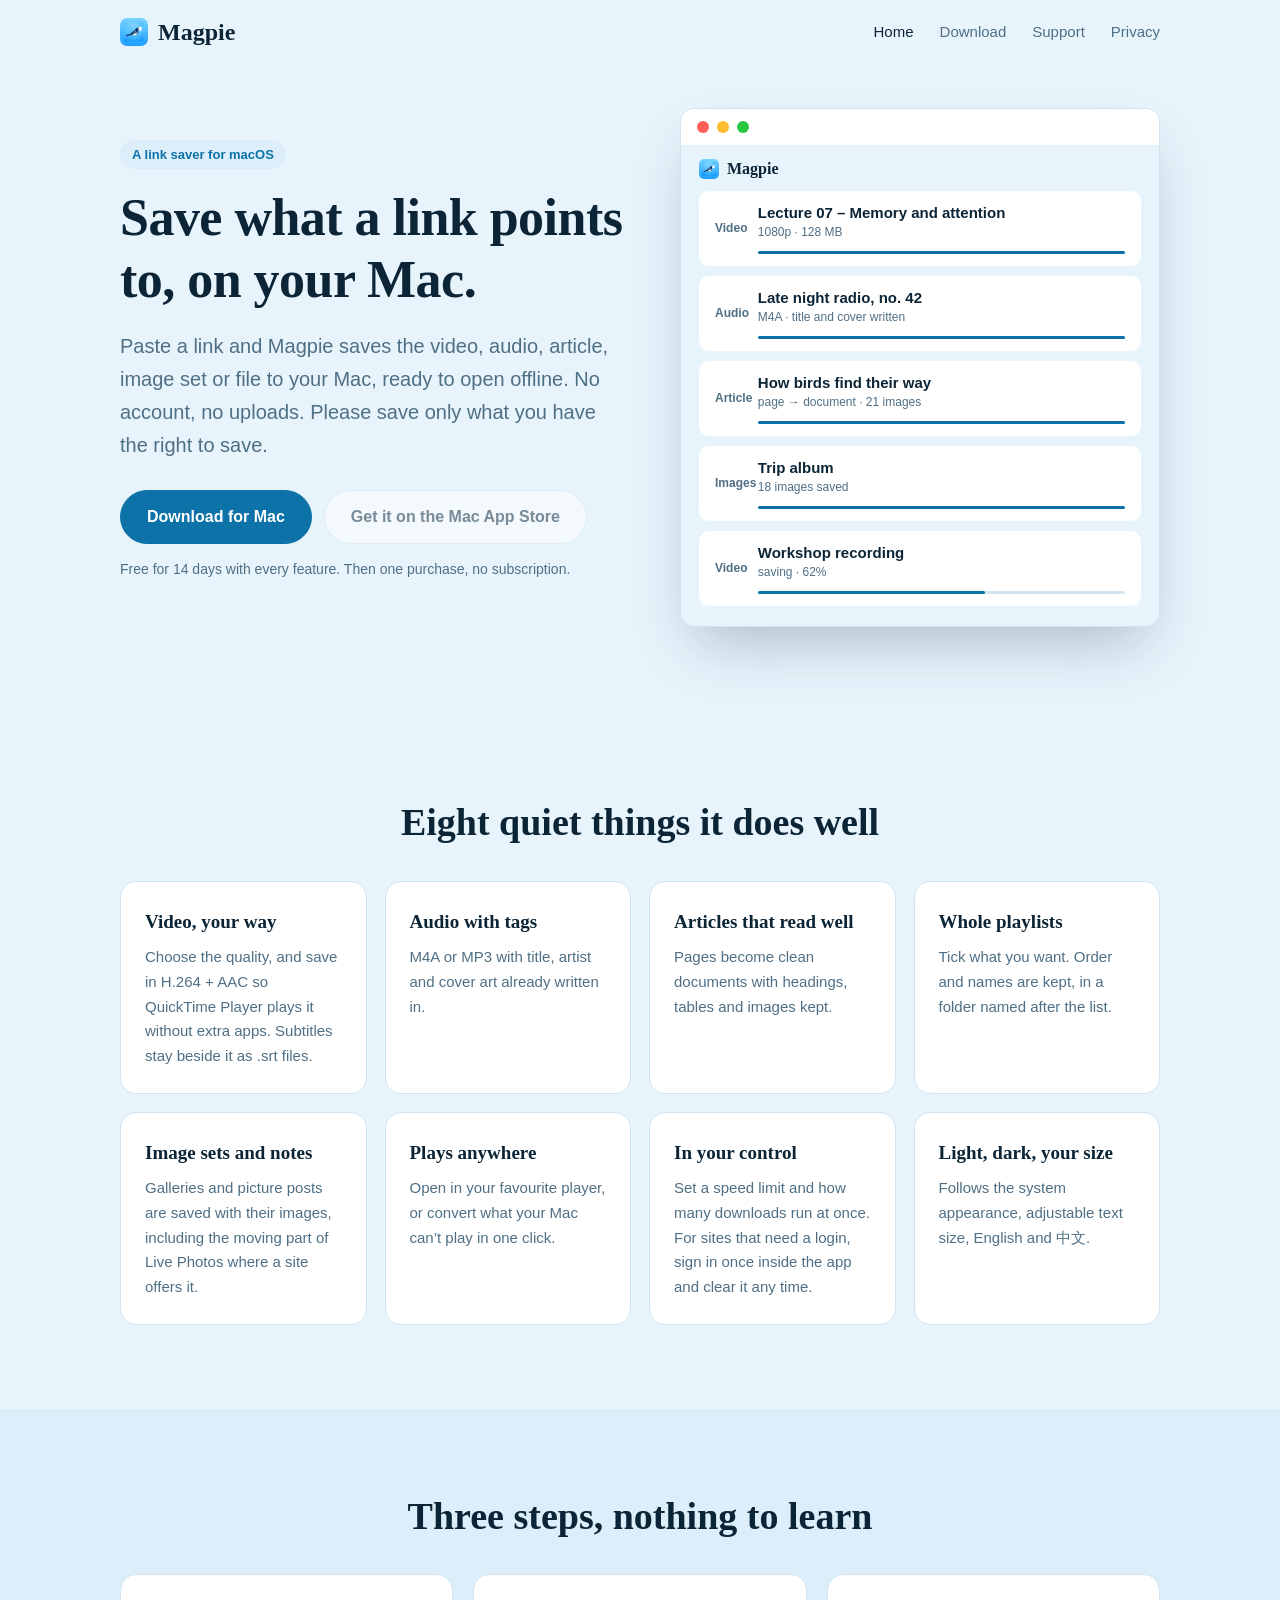
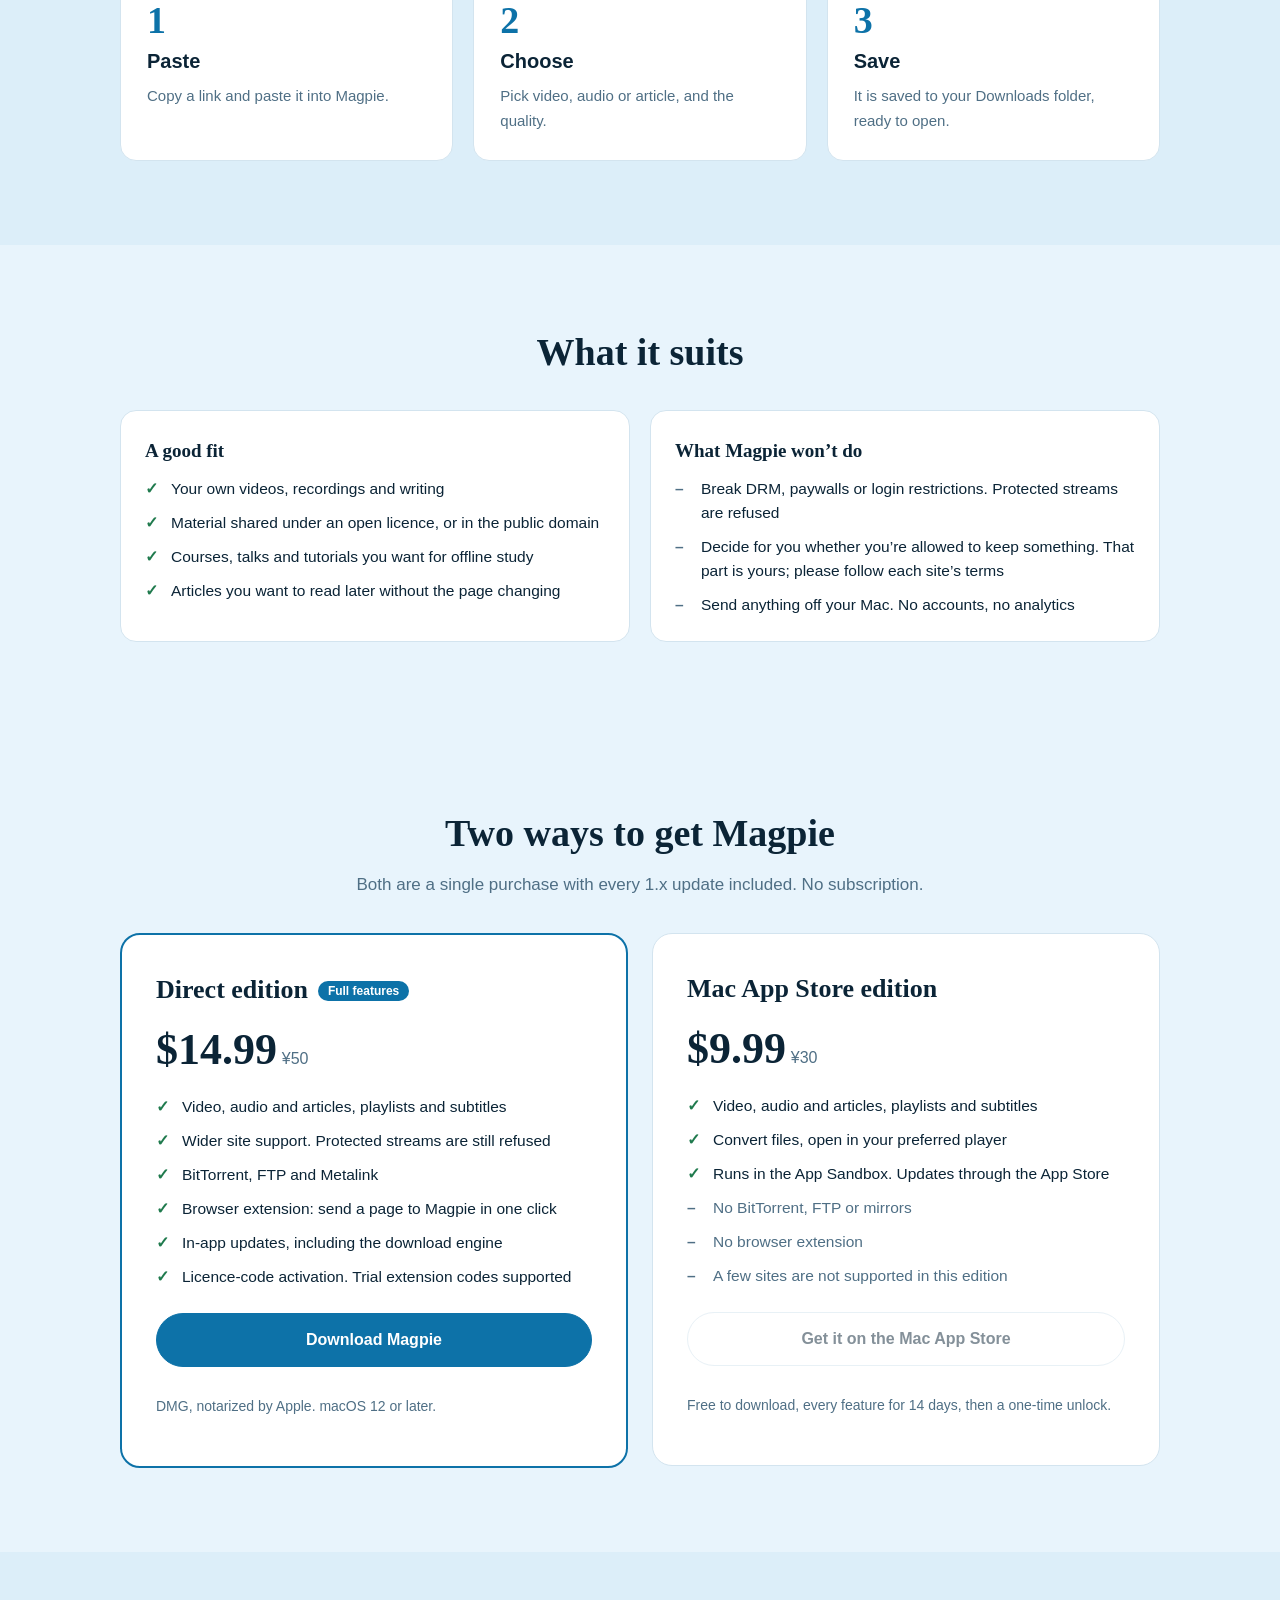
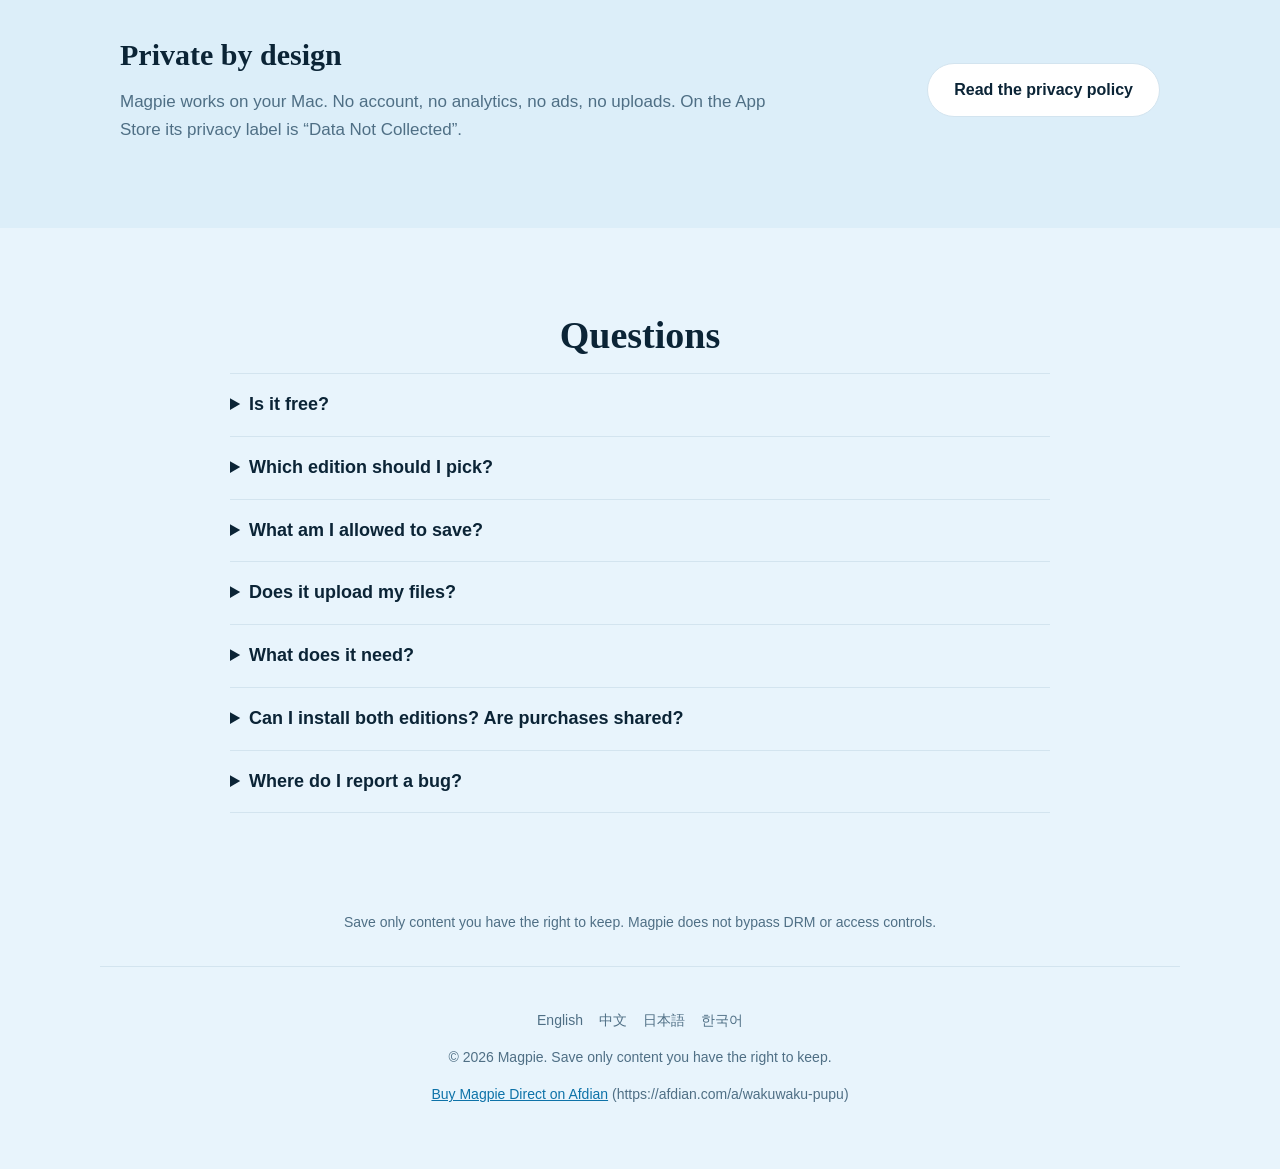
<file: index.html>
<!doctype html><meta charset="utf-8"><title>Magpie</title>
<script>
var l=(navigator.language||"en").toLowerCase();
var t=l.indexOf("zh")===0?"zh":l.indexOf("ja")===0?"ja":l.indexOf("ko")===0?"ko":"en";
location.replace("./"+t+"/index.html");
</script>
<noscript><a href="en/index.html">English</a> · <a href="zh/index.html">中文</a> · <a href="ja/index.html">日本語</a> · <a href="ko/index.html">한국어</a></noscript>
</file>
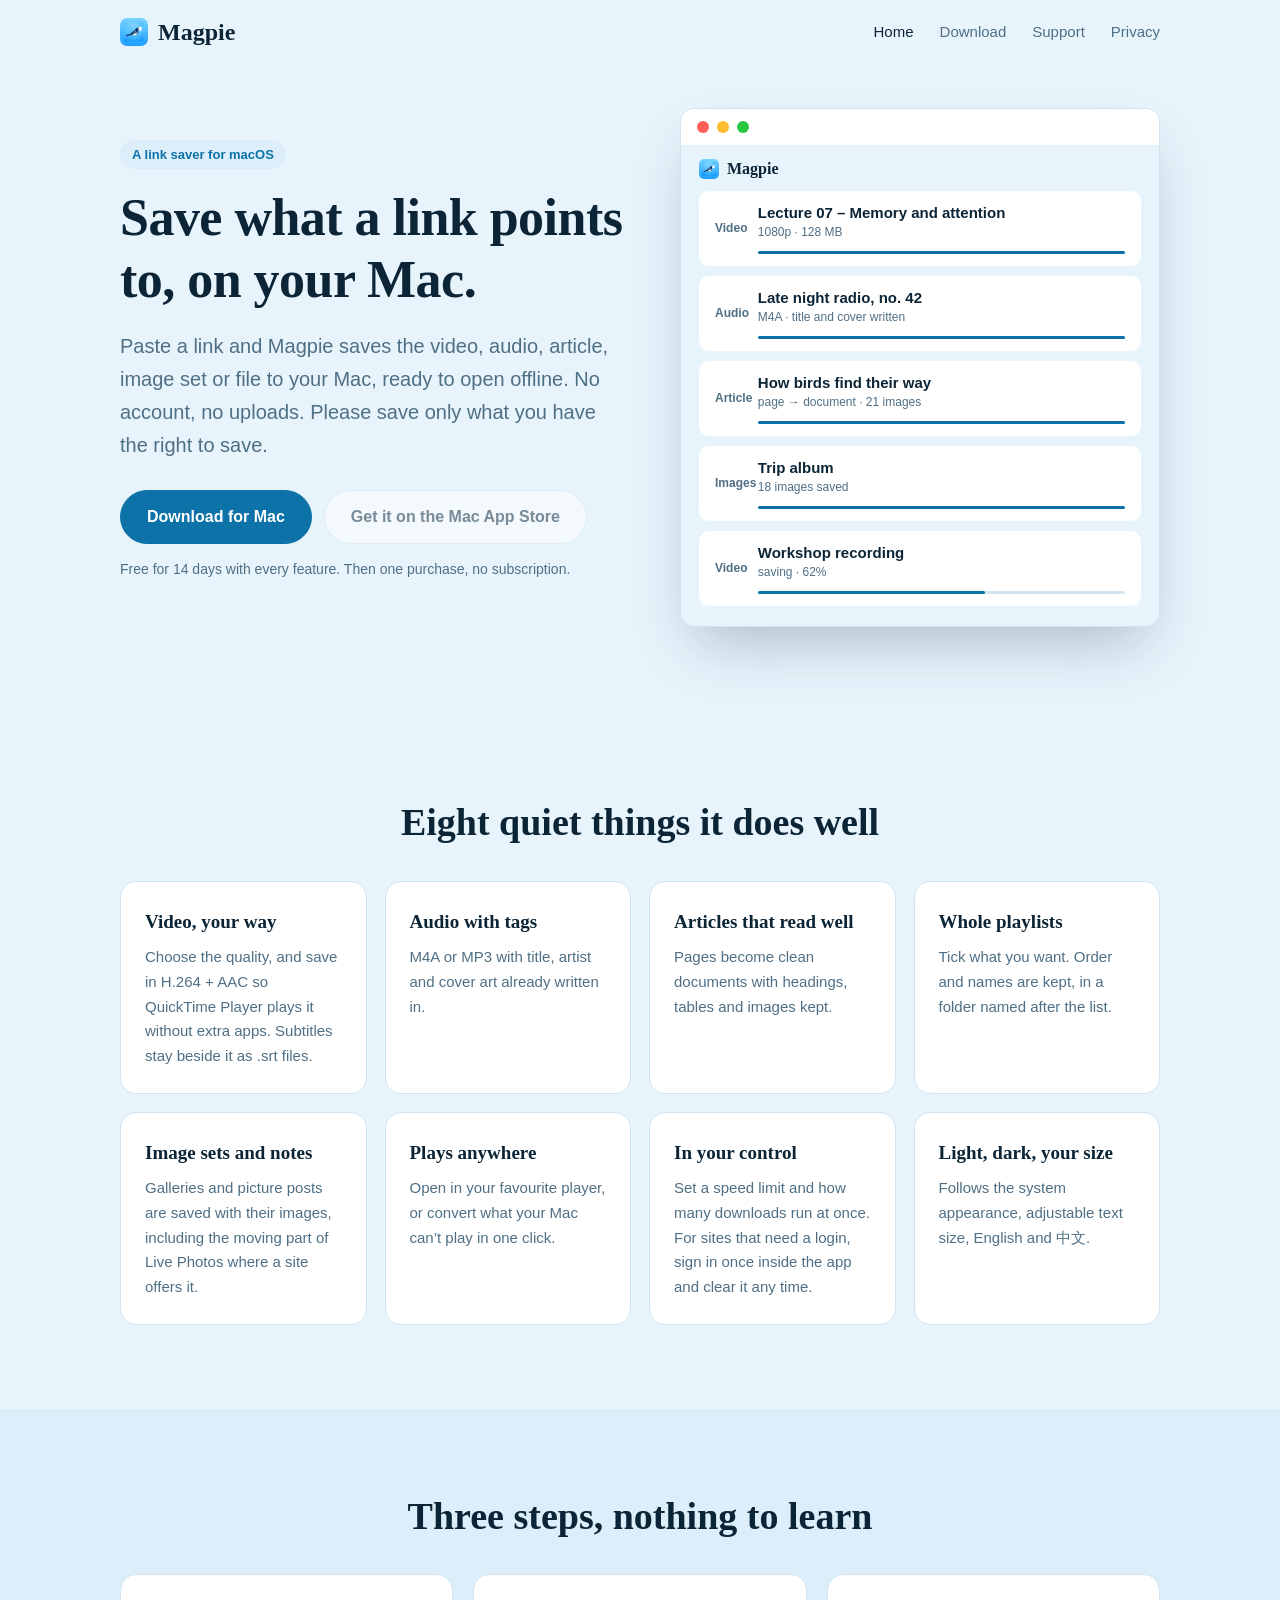
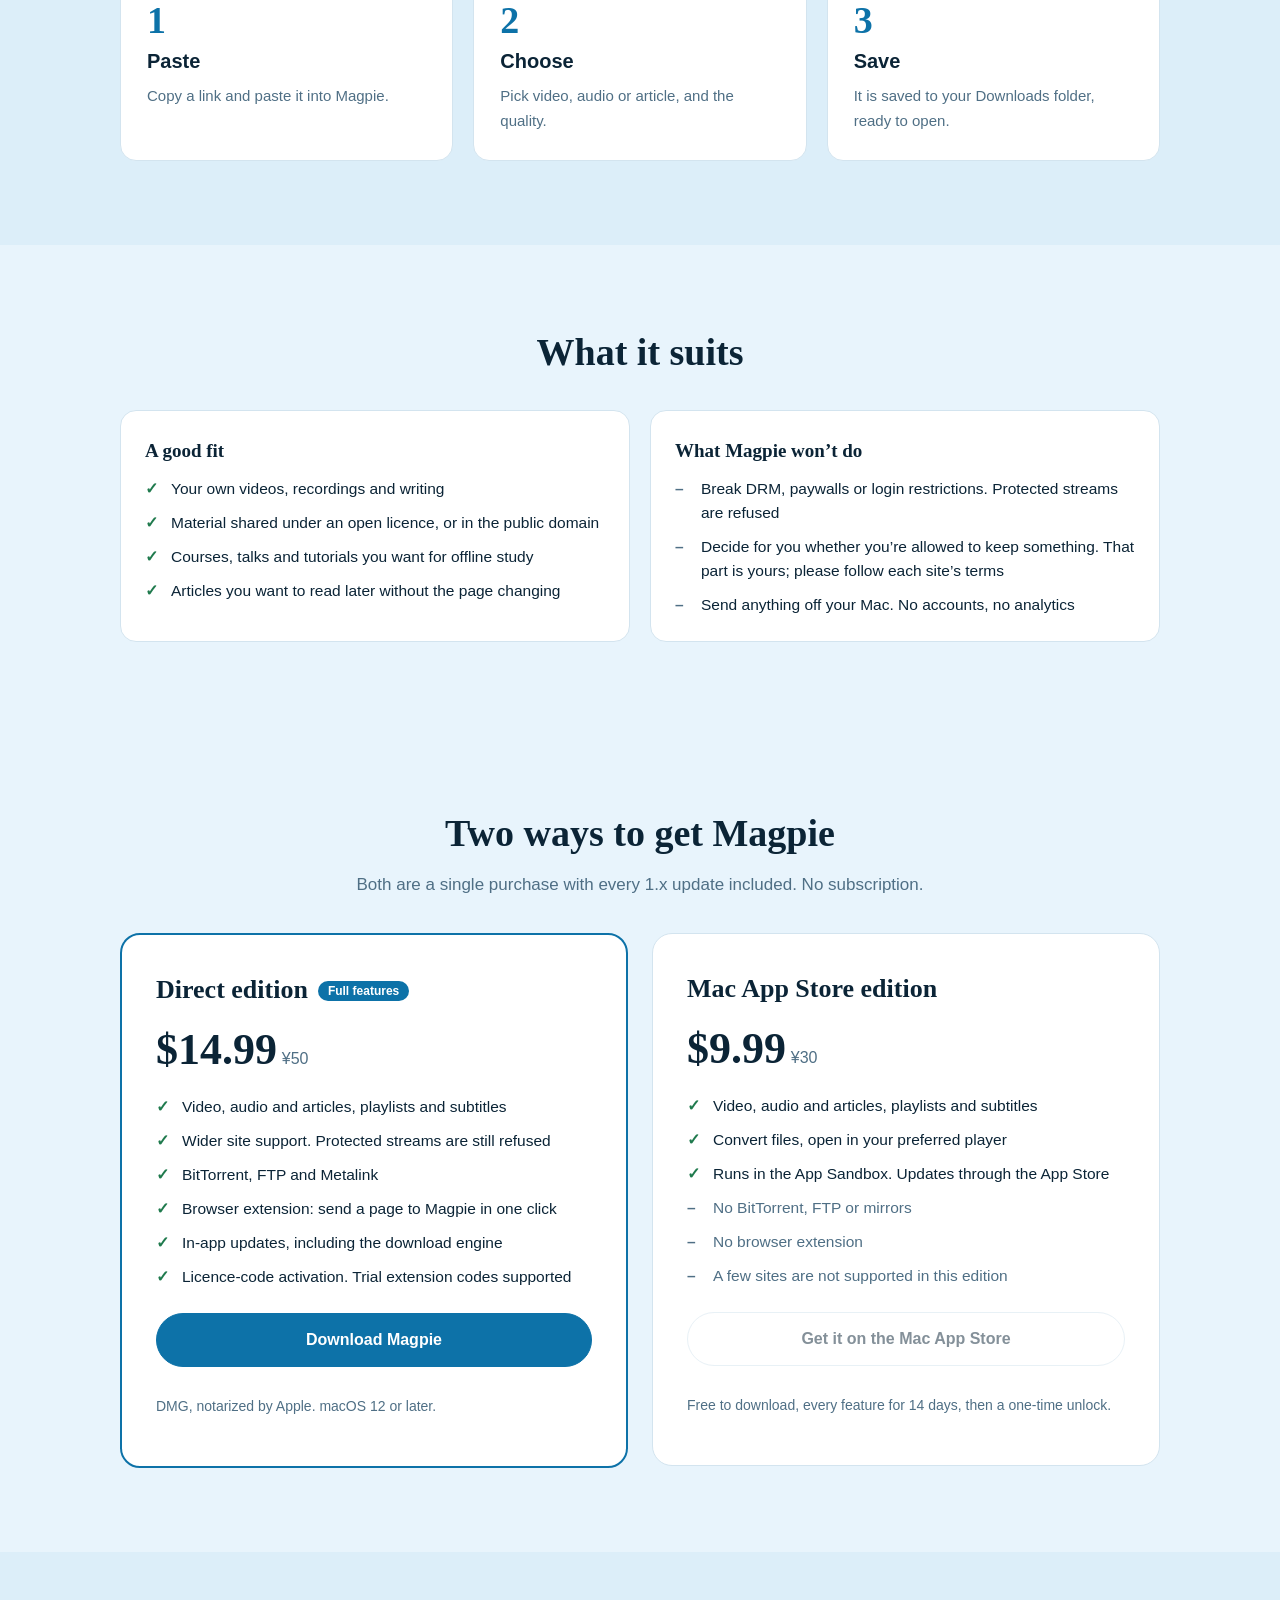
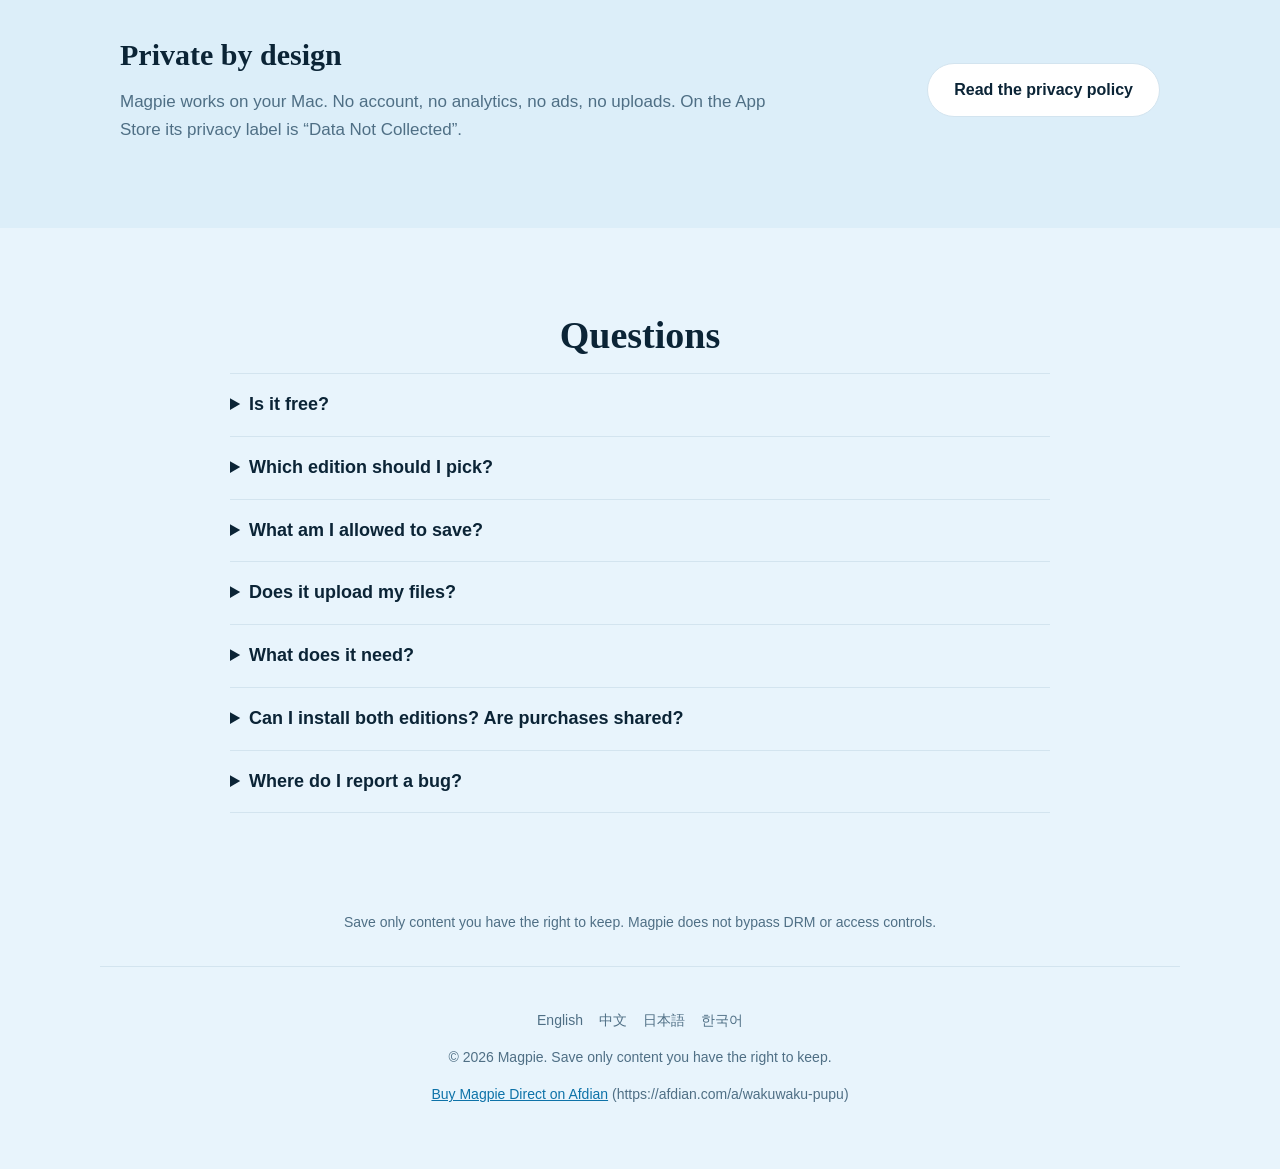
<file: en/index.html>
<!doctype html>
<html lang="en">
<head>
<meta charset="utf-8">
<meta name="viewport" content="width=device-width, initial-scale=1">
<title>Magpie – save what a link points to, on your Mac</title>
<meta name="description" content="Paste a link and Magpie saves the video, audio, article, image set or file to your Mac, ready to open offline. No account, no uploads. Save only what you have the right to save.">
<link rel="alternate" hreflang="en" href="https://pulapulapin.github.io/magpie/en/index.html"><link rel="alternate" hreflang="zh" href="https://pulapulapin.github.io/magpie/zh/index.html"><link rel="alternate" hreflang="ja" href="https://pulapulapin.github.io/magpie/ja/index.html"><link rel="alternate" hreflang="ko" href="https://pulapulapin.github.io/magpie/ko/index.html">
<link rel="icon" href="../assets/icon.png">
<link rel="stylesheet" href="../assets/site.css">
</head>
<body>
<header class="top">
  <a class="brand" href="index.html"><img src="../assets/icon.png" alt="" width="28" height="28"><span>Magpie</span></a>
  <nav aria-label="Main"><a href="index.html" aria-current=page>Home</a><a href="download.html">Download</a><a href="support.html">Support</a><a href="privacy.html">Privacy</a></nav>
</header>
<main>
<section class="hero">
  <div class="hero-text">
    <p class="eyebrow">A link saver for macOS</p>
    <h1>Save what a link points to, on your Mac.</h1>
    <p class="lead">Paste a link and Magpie saves the video, audio, article, image set or file to your Mac, ready to open offline. No account, no uploads. Please save only what you have the right to save.</p>
    <p class="cta"><a class="btn primary" href="download.html">Download for Mac</a><span class="btn disabled" aria-disabled="true">Get it on the Mac App Store</span></p>
    <p class="small">Free for 14 days with every feature. Then one purchase, no subscription.</p>
  </div>
  <div class="window" aria-hidden="true">
    <div class="window-bar"><i></i><i></i><i></i></div>
    <div class="window-body"><p class="window-brand"><img src="../assets/icon.png" alt="" width="20" height="20"> Magpie</p><ul><li><span class="tag">Video</span><div><b>Lecture 07 – Memory and attention</b><small>1080p · 128 MB</small><i class="bar"><u style="width:100%"></u></i></div></li><li><span class="tag">Audio</span><div><b>Late night radio, no. 42</b><small>M4A · title and cover written</small><i class="bar"><u style="width:100%"></u></i></div></li><li><span class="tag">Article</span><div><b>How birds find their way</b><small>page → document · 21 images</small><i class="bar"><u style="width:100%"></u></i></div></li><li><span class="tag">Images</span><div><b>Trip album</b><small>18 images saved</small><i class="bar"><u style="width:100%"></u></i></div></li><li><span class="tag">Video</span><div><b>Workshop recording</b><small>saving · 62%</small><i class="bar"><u style="width:62%"></u></i></div></li></ul></div>
  </div>
</section>
<section id="features" class="block"><h2>Eight quiet things it does well</h2><div class="grid"><article><h3>Video, your way</h3><p>Choose the quality, and save in H.264 + AAC so QuickTime Player plays it without extra apps. Subtitles stay beside it as .srt files.</p></article><article><h3>Audio with tags</h3><p>M4A or MP3 with title, artist and cover art already written in.</p></article><article><h3>Articles that read well</h3><p>Pages become clean documents with headings, tables and images kept.</p></article><article><h3>Whole playlists</h3><p>Tick what you want. Order and names are kept, in a folder named after the list.</p></article><article><h3>Image sets and notes</h3><p>Galleries and picture posts are saved with their images, including the moving part of Live Photos where a site offers it.</p></article><article><h3>Plays anywhere</h3><p>Open in your favourite player, or convert what your Mac can’t play in one click.</p></article><article><h3>In your control</h3><p>Set a speed limit and how many downloads run at once. For sites that need a login, sign in once inside the app and clear it any time.</p></article><article><h3>Light, dark, your size</h3><p>Follows the system appearance, adjustable text size, English and 中文.</p></article></div></section>
<section class="block band"><h2>Three steps, nothing to learn</h2><ol class="steps"><li><strong>Paste</strong><span>Copy a link and paste it into Magpie.</span></li><li><strong>Choose</strong><span>Pick video, audio or article, and the quality.</span></li><li><strong>Save</strong><span>It is saved to your Downloads folder, ready to open.</span></li></ol></section>
<section class="block"><h2>What it suits</h2><div class="fit"><div class="card"><h3>A good fit</h3><ul class="ticks"><li>Your own videos, recordings and writing</li><li>Material shared under an open licence, or in the public domain</li><li>Courses, talks and tutorials you want for offline study</li><li>Articles you want to read later without the page changing</li></ul></div><div class="card"><h3>What Magpie won’t do</h3><ul class="ticks no"><li>Break DRM, paywalls or login restrictions. Protected streams are refused</li><li>Decide for you whether you’re allowed to keep something. That part is yours; please follow each site’s terms</li><li>Send anything off your Mac. No accounts, no analytics</li></ul></div></div></section>
<section id="editions" class="block"><h2>Two ways to get Magpie</h2><p class="sub">Both are a single purchase with every 1.x update included. No subscription.</p><div class="editions"><article class="edition featured"><h3>Direct edition <span class="chip">Full features</span></h3><p class="price"><b>$14.99</b> <span>¥50</span></p><ul class="ticks"><li class="yes">Video, audio and articles, playlists and subtitles</li><li class="yes">Wider site support. Protected streams are still refused</li><li class="yes">BitTorrent, FTP and Metalink</li><li class="yes">Browser extension: send a page to Magpie in one click</li><li class="yes">In-app updates, including the download engine</li><li class="yes">Licence-code activation. Trial extension codes supported</li></ul><a class="btn primary block-btn" href="download.html">Download Magpie</a><p class="small">DMG, notarized by Apple. macOS 12 or later.</p></article><article class="edition"><h3>Mac App Store edition </h3><p class="price"><b>$9.99</b> <span>¥30</span></p><ul class="ticks"><li class="yes">Video, audio and articles, playlists and subtitles</li><li class="yes">Convert files, open in your preferred player</li><li class="yes">Runs in the App Sandbox. Updates through the App Store</li><li class="no">No BitTorrent, FTP or mirrors</li><li class="no">No browser extension</li><li class="no">A few sites are not supported in this edition</li></ul><span class="btn disabled block-btn" aria-disabled="true">Get it on the Mac App Store</span><p class="small">Free to download, every feature for 14 days, then a one-time unlock.</p></article></div></section>
<section class="block band privacy"><div><h2>Private by design</h2><p>Magpie works on your Mac. No account, no analytics, no ads, no uploads. On the App Store its privacy label is “Data Not Collected”.</p></div><a class="btn" href="privacy.html">Read the privacy policy</a></section>
<section id="faq" class="block"><h2>Questions</h2><details><summary>Is it free?</summary><p>You can use every feature for 14 days. After that, a single purchase unlocks it, with all updates in version 1.x included. There is no subscription.</p></details><details><summary>Which edition should I pick?</summary><p>If you need BitTorrent, FTP or the browser extension, take the direct edition. If you only keep ordinary videos, audio and articles, the App Store edition is the easiest.</p></details><details><summary>What am I allowed to save?</summary><p>That depends on who owns the content and on the terms of the site it comes from. Magpie only saves a copy on your own computer. It does not remove copy protection and cannot tell whether you are allowed to save a given file. Your own material, openly licensed material and content you are authorised to use are the safe cases. Please follow each site’s terms and the law where you live.</p></details><details><summary>Does it upload my files?</summary><p>No. Everything stays on your Mac. There is no account and no analytics.</p></details><details><summary>What does it need?</summary><p>A Mac with Apple silicon (M1 or later) running macOS 12 or later.</p></details><details><summary>Can I install both editions? Are purchases shared?</summary><p>Yes, they install side by side (the direct edition is called Magpie Direct). They are separate products: each has its own 14-day trial, its own history and its own purchase. A purchase in one does not unlock the other, and trial extension codes only work in the direct edition.</p></details><details><summary>Where do I report a bug?</summary><p>On the support page. It takes a minute.</p></details></section>
<p class="small center">Save only content you have the right to keep. Magpie does not bypass DRM or access controls.</p>
</main>
<footer>
  <p class="lang-switch" aria-label="Language"><a href="../en/index.html" hreflang="en" aria-current=true>English</a><a href="../zh/index.html" hreflang="zh">中文</a><a href="../ja/index.html" hreflang="ja">日本語</a><a href="../ko/index.html" hreflang="ko">한국어</a></p>
  <p>© 2026 Magpie. Save only content you have the right to keep.</p>
  <p class="small"><a href="https://afdian.com/a/wakuwaku-pupu">Buy Magpie Direct on Afdian</a> (https://afdian.com/a/wakuwaku-pupu)</p>
</footer>
</body>
</html>
</file>
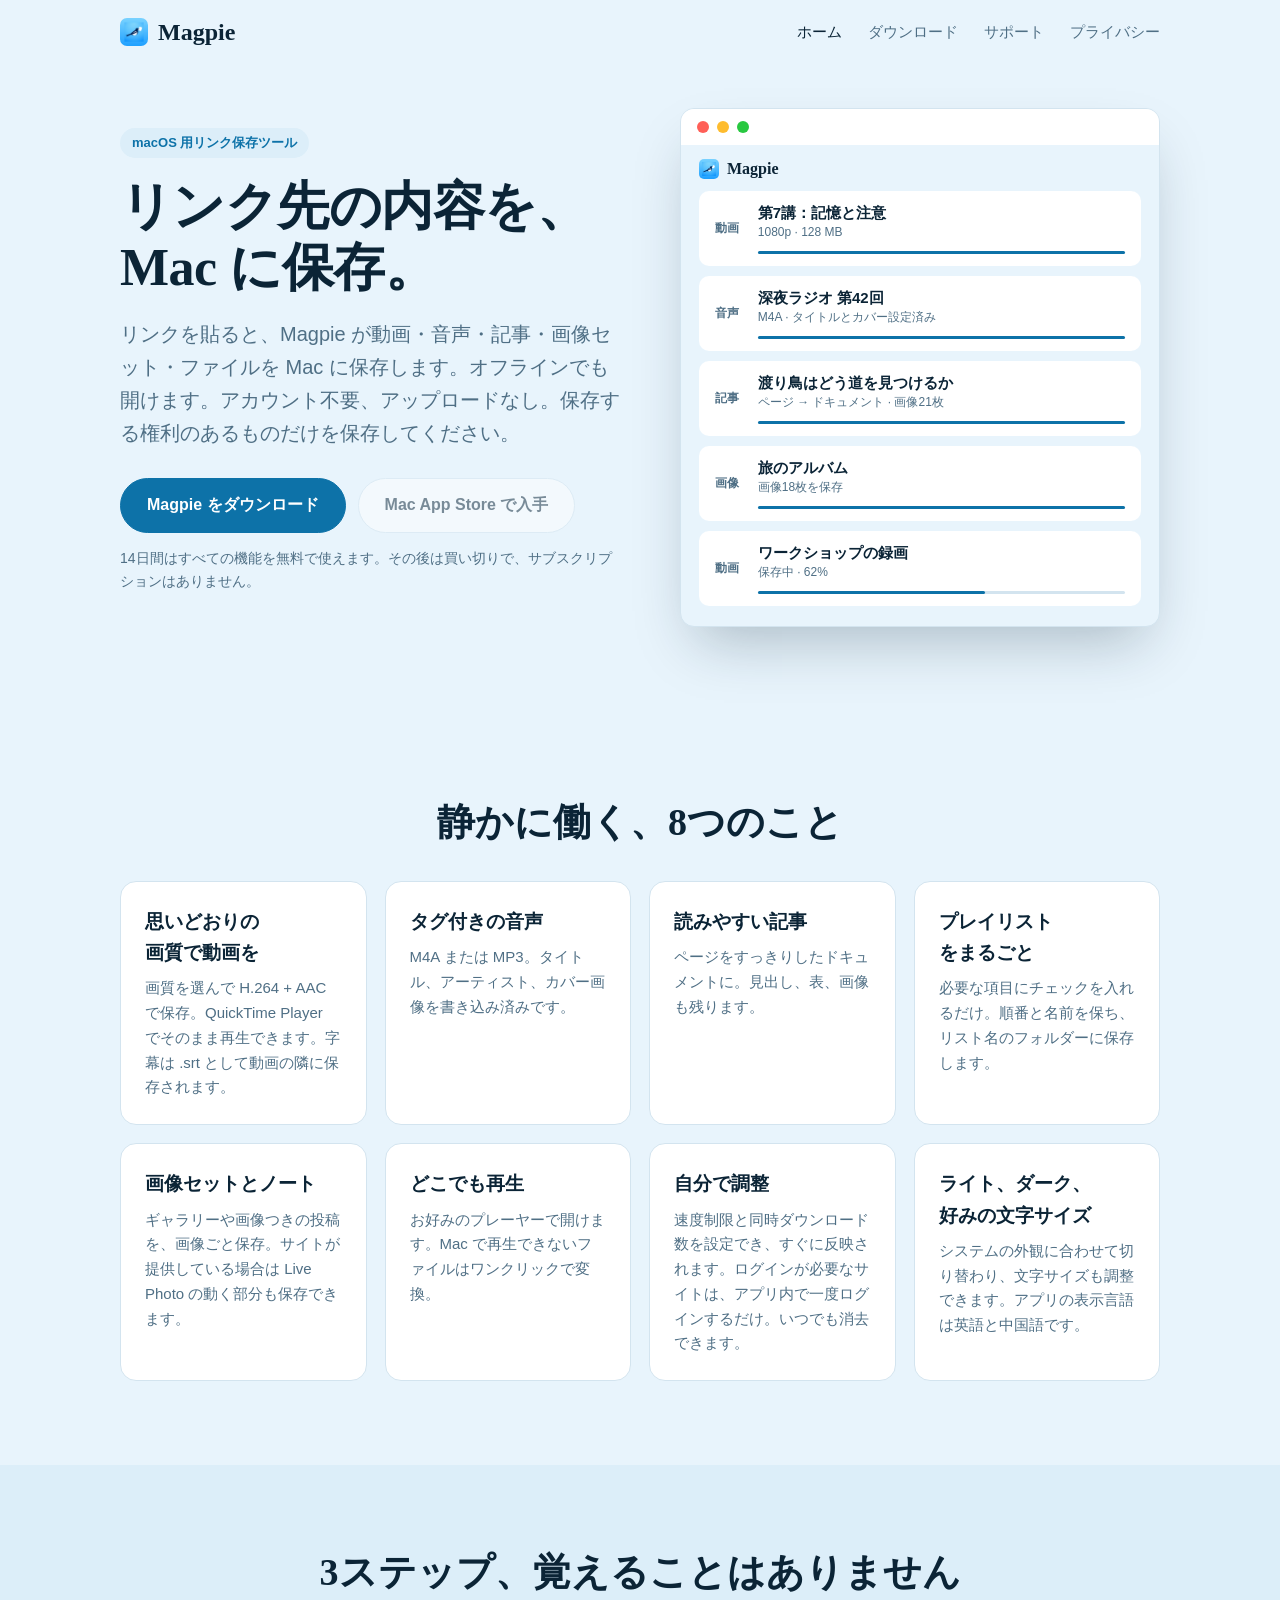
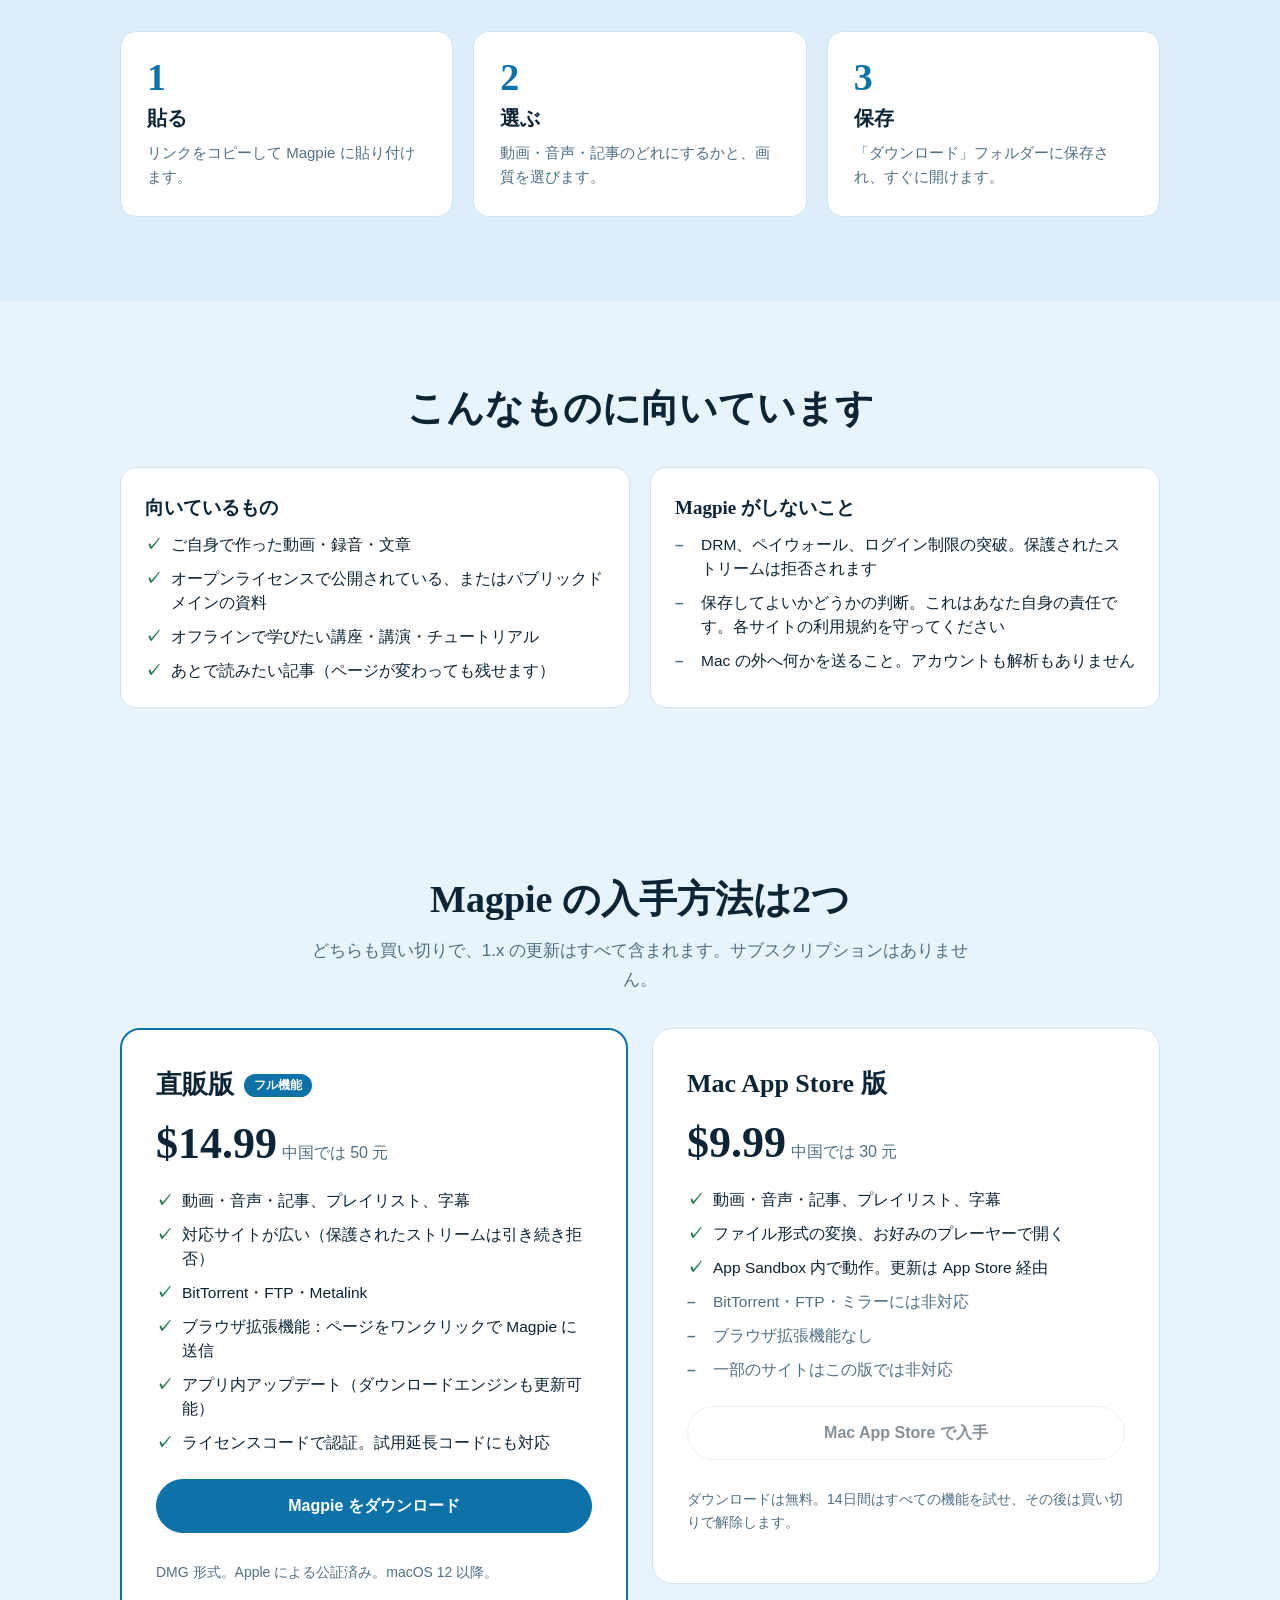
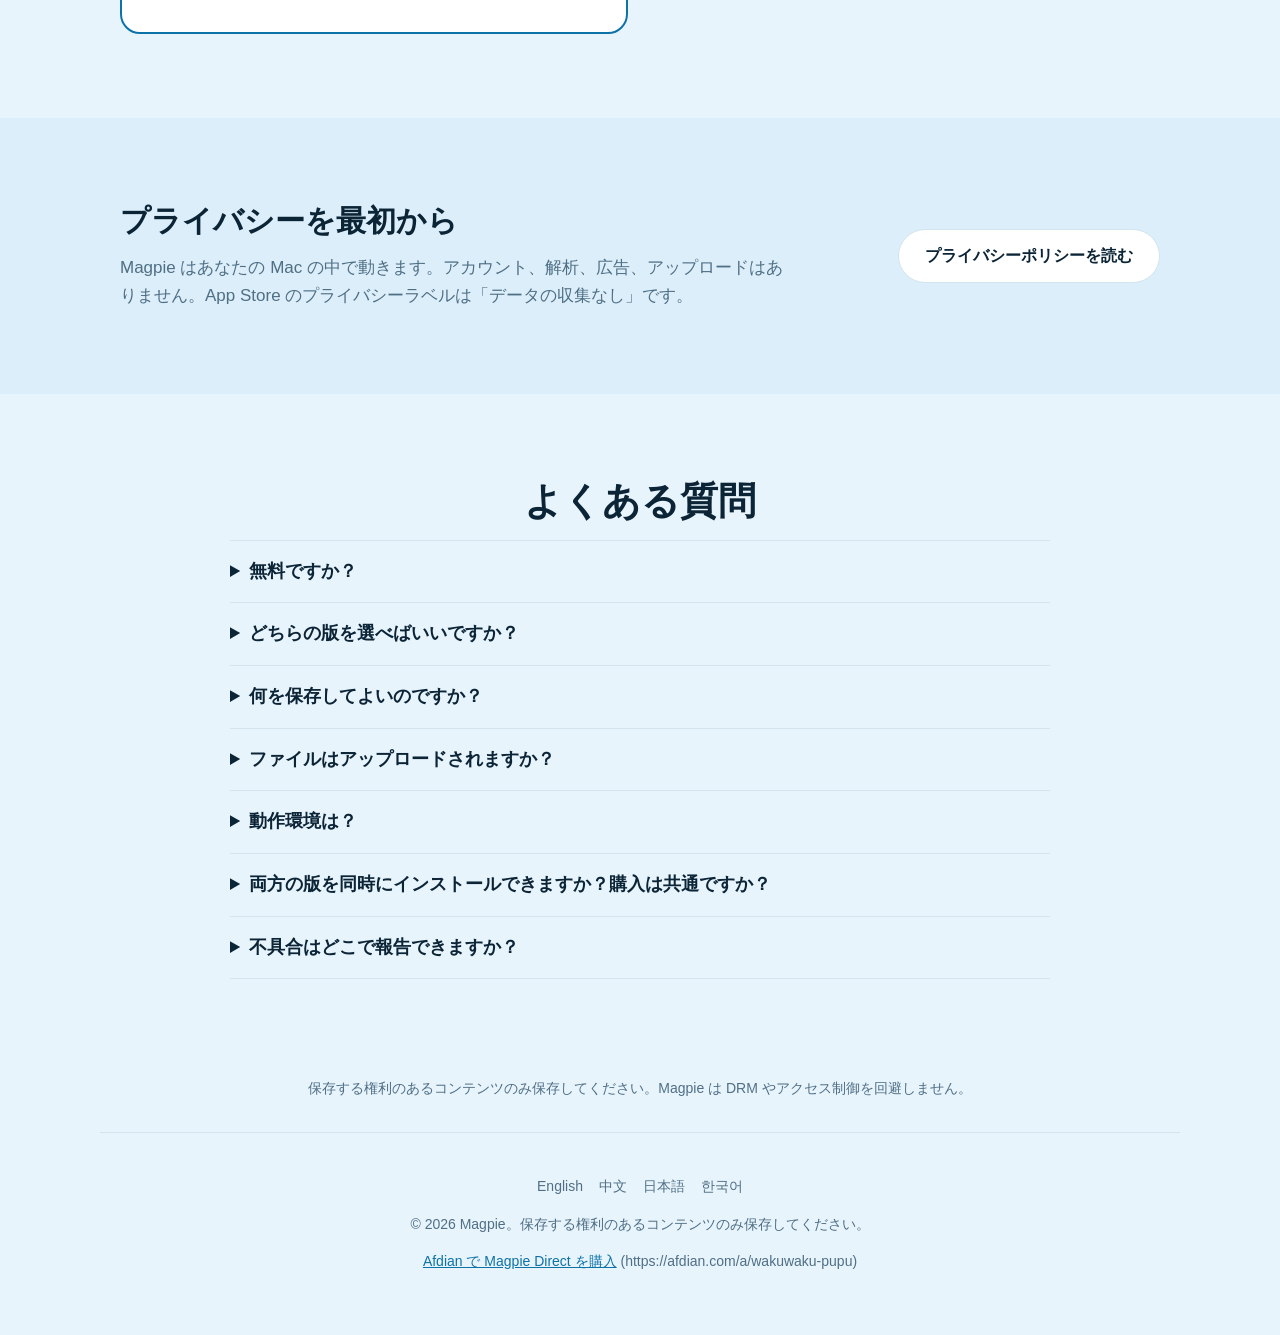
<file: ja/index.html>
<!doctype html>
<html lang="ja">
<head>
<meta charset="utf-8">
<meta name="viewport" content="width=device-width, initial-scale=1">
<title>Magpie – リンク先の内容を Mac に保存</title>
<meta name="description" content="リンクを貼るだけで、動画・音声・記事・画像セット・ファイルを Mac に保存。オフラインで開けます。アカウント不要、アップロードなし。保存する権利のあるものだけを保存してください。">
<link rel="alternate" hreflang="en" href="https://pulapulapin.github.io/magpie/en/index.html"><link rel="alternate" hreflang="zh" href="https://pulapulapin.github.io/magpie/zh/index.html"><link rel="alternate" hreflang="ja" href="https://pulapulapin.github.io/magpie/ja/index.html"><link rel="alternate" hreflang="ko" href="https://pulapulapin.github.io/magpie/ko/index.html">
<link rel="icon" href="../assets/icon.png">
<link rel="stylesheet" href="../assets/site.css">
</head>
<body>
<header class="top">
  <a class="brand" href="index.html"><img src="../assets/icon.png" alt="" width="28" height="28"><span>Magpie</span></a>
  <nav aria-label="Main"><a href="index.html" aria-current=page>ホーム</a><a href="download.html">ダウンロード</a><a href="../en/support.html">サポート</a><a href="privacy.html">プライバシー</a></nav>
</header>
<main>
<section class="hero">
  <div class="hero-text">
    <p class="eyebrow">macOS 用リンク保存ツール</p>
    <h1>リンク先の内容を、Mac に保存。</h1>
    <p class="lead">リンクを貼ると、Magpie が動画・音声・記事・画像セット・ファイルを Mac に保存します。オフラインでも開けます。アカウント不要、アップロードなし。保存する権利のあるものだけを保存してください。</p>
    <p class="cta"><a class="btn primary" href="download.html">Magpie をダウンロード</a><span class="btn disabled" aria-disabled="true">Mac App Store で入手</span></p>
    <p class="small">14日間はすべての機能を無料で使えます。その後は買い切りで、サブスクリプションはありません。</p>
  </div>
  <div class="window" aria-hidden="true">
    <div class="window-bar"><i></i><i></i><i></i></div>
    <div class="window-body"><p class="window-brand"><img src="../assets/icon.png" alt="" width="20" height="20"> Magpie</p><ul><li><span class="tag">動画</span><div><b>第7講：記憶と注意</b><small>1080p · 128 MB</small><i class="bar"><u style="width:100%"></u></i></div></li><li><span class="tag">音声</span><div><b>深夜ラジオ 第42回</b><small>M4A · タイトルとカバー設定済み</small><i class="bar"><u style="width:100%"></u></i></div></li><li><span class="tag">記事</span><div><b>渡り鳥はどう道を見つけるか</b><small>ページ → ドキュメント · 画像21枚</small><i class="bar"><u style="width:100%"></u></i></div></li><li><span class="tag">画像</span><div><b>旅のアルバム</b><small>画像18枚を保存</small><i class="bar"><u style="width:100%"></u></i></div></li><li><span class="tag">動画</span><div><b>ワークショップの録画</b><small>保存中 · 62%</small><i class="bar"><u style="width:62%"></u></i></div></li></ul></div>
  </div>
</section>
<section id="features" class="block"><h2>静かに働く、8つのこと</h2><div class="grid"><article><h3>思いどおりの画質で動画を</h3><p>画質を選んで H.264 + AAC で保存。QuickTime Player でそのまま再生できます。字幕は .srt として動画の隣に保存されます。</p></article><article><h3>タグ付きの音声</h3><p>M4A または MP3。タイトル、アーティスト、カバー画像を書き込み済みです。</p></article><article><h3>読みやすい記事</h3><p>ページをすっきりしたドキュメントに。見出し、表、画像も残ります。</p></article><article><h3>プレイリストをまるごと</h3><p>必要な項目にチェックを入れるだけ。順番と名前を保ち、リスト名のフォルダーに保存します。</p></article><article><h3>画像セットとノート</h3><p>ギャラリーや画像つきの投稿を、画像ごと保存。サイトが提供している場合は Live Photo の動く部分も保存できます。</p></article><article><h3>どこでも再生</h3><p>お好みのプレーヤーで開けます。Mac で再生できないファイルはワンクリックで変換。</p></article><article><h3>自分で調整</h3><p>速度制限と同時ダウンロード数を設定でき、すぐに反映されます。ログインが必要なサイトは、アプリ内で一度ログインするだけ。いつでも消去できます。</p></article><article><h3>ライト、ダーク、好みの文字サイズ</h3><p>システムの外観に合わせて切り替わり、文字サイズも調整できます。アプリの表示言語は英語と中国語です。</p></article></div></section>
<section class="block band"><h2>3ステップ、覚えることはありません</h2><ol class="steps"><li><strong>貼る</strong><span>リンクをコピーして Magpie に貼り付けます。</span></li><li><strong>選ぶ</strong><span>動画・音声・記事のどれにするかと、画質を選びます。</span></li><li><strong>保存</strong><span>「ダウンロード」フォルダーに保存され、すぐに開けます。</span></li></ol></section>
<section class="block"><h2>こんなものに向いています</h2><div class="fit"><div class="card"><h3>向いているもの</h3><ul class="ticks"><li>ご自身で作った動画・録音・文章</li><li>オープンライセンスで公開されている、またはパブリックドメインの資料</li><li>オフラインで学びたい講座・講演・チュートリアル</li><li>あとで読みたい記事（ページが変わっても残せます）</li></ul></div><div class="card"><h3>Magpie がしないこと</h3><ul class="ticks no"><li>DRM、ペイウォール、ログイン制限の突破。保護されたストリームは拒否されます</li><li>保存してよいかどうかの判断。これはあなた自身の責任です。各サイトの利用規約を守ってください</li><li>Mac の外へ何かを送ること。アカウントも解析もありません</li></ul></div></div></section>
<section id="editions" class="block"><h2>Magpie の入手方法は2つ</h2><p class="sub">どちらも買い切りで、1.x の更新はすべて含まれます。サブスクリプションはありません。</p><div class="editions"><article class="edition featured"><h3>直販版 <span class="chip">フル機能</span></h3><p class="price"><b>$14.99</b> <span>中国では 50 元</span></p><ul class="ticks"><li class="yes">動画・音声・記事、プレイリスト、字幕</li><li class="yes">対応サイトが広い（保護されたストリームは引き続き拒否）</li><li class="yes">BitTorrent・FTP・Metalink</li><li class="yes">ブラウザ拡張機能：ページをワンクリックで Magpie に送信</li><li class="yes">アプリ内アップデート（ダウンロードエンジンも更新可能）</li><li class="yes">ライセンスコードで認証。試用延長コードにも対応</li></ul><a class="btn primary block-btn" href="download.html">Magpie をダウンロード</a><p class="small">DMG 形式。Apple による公証済み。macOS 12 以降。</p></article><article class="edition"><h3>Mac App Store 版 </h3><p class="price"><b>$9.99</b> <span>中国では 30 元</span></p><ul class="ticks"><li class="yes">動画・音声・記事、プレイリスト、字幕</li><li class="yes">ファイル形式の変換、お好みのプレーヤーで開く</li><li class="yes">App Sandbox 内で動作。更新は App Store 経由</li><li class="no">BitTorrent・FTP・ミラーには非対応</li><li class="no">ブラウザ拡張機能なし</li><li class="no">一部のサイトはこの版では非対応</li></ul><span class="btn disabled block-btn" aria-disabled="true">Mac App Store で入手</span><p class="small">ダウンロードは無料。14日間はすべての機能を試せ、その後は買い切りで解除します。</p></article></div></section>
<section class="block band privacy"><div><h2>プライバシーを最初から</h2><p>Magpie はあなたの Mac の中で動きます。アカウント、解析、広告、アップロードはありません。App Store のプライバシーラベルは「データの収集なし」です。</p></div><a class="btn" href="privacy.html">プライバシーポリシーを読む</a></section>
<section id="faq" class="block"><h2>よくある質問</h2><details><summary>無料ですか？</summary><p>14日間はすべての機能を使えます。その後は買い切りで解除でき、1.x のすべての更新が含まれます。サブスクリプションはありません。</p></details><details><summary>どちらの版を選べばいいですか？</summary><p>BitTorrent・FTP・ブラウザ拡張機能が必要なら直販版を。一般的な動画・音声・記事の保存だけなら App Store 版が手軽です。</p></details><details><summary>何を保存してよいのですか？</summary><p>コンテンツの権利者と、取得元サイトの利用規約によります。Magpie はあなたの Mac にコピーを保存するだけで、コピー保護を外すことはできず、保存してよいかどうかを判断することもできません。ご自身のコンテンツ、オープンライセンスの資料、利用を許諾されたコンテンツが比較的安全なケースです。各サイトの規約とお住まいの地域の法律に従ってください。</p></details><details><summary>ファイルはアップロードされますか？</summary><p>いいえ。すべて Mac の中に残ります。アカウントも解析もありません。</p></details><details><summary>動作環境は？</summary><p>Apple シリコン（M1 以降）の Mac、macOS 12 以降。</p></details><details><summary>両方の版を同時にインストールできますか？購入は共通ですか？</summary><p>はい、並べてインストールできます（直販版の名前は Magpie Direct です）。2つは別々の製品で、14日間のお試し、履歴、購入はそれぞれ独立しています。一方で購入しても他方は解除されず、試用延長コードは直販版でのみ使えます。</p></details><details><summary>不具合はどこで報告できますか？</summary><p>サポートページから1分で報告できます。</p></details></section>
<p class="small center">保存する権利のあるコンテンツのみ保存してください。Magpie は DRM やアクセス制御を回避しません。</p>
</main>
<footer>
  <p class="lang-switch" aria-label="Language"><a href="../en/index.html" hreflang="en">English</a><a href="../zh/index.html" hreflang="zh">中文</a><a href="../ja/index.html" hreflang="ja" aria-current=true>日本語</a><a href="../ko/index.html" hreflang="ko">한국어</a></p>
  <p>© 2026 Magpie。保存する権利のあるコンテンツのみ保存してください。</p>
  <p class="small"><a href="https://afdian.com/a/wakuwaku-pupu">Afdian で Magpie Direct を購入</a> (https://afdian.com/a/wakuwaku-pupu)</p>
</footer>
</body>
</html>
</file>
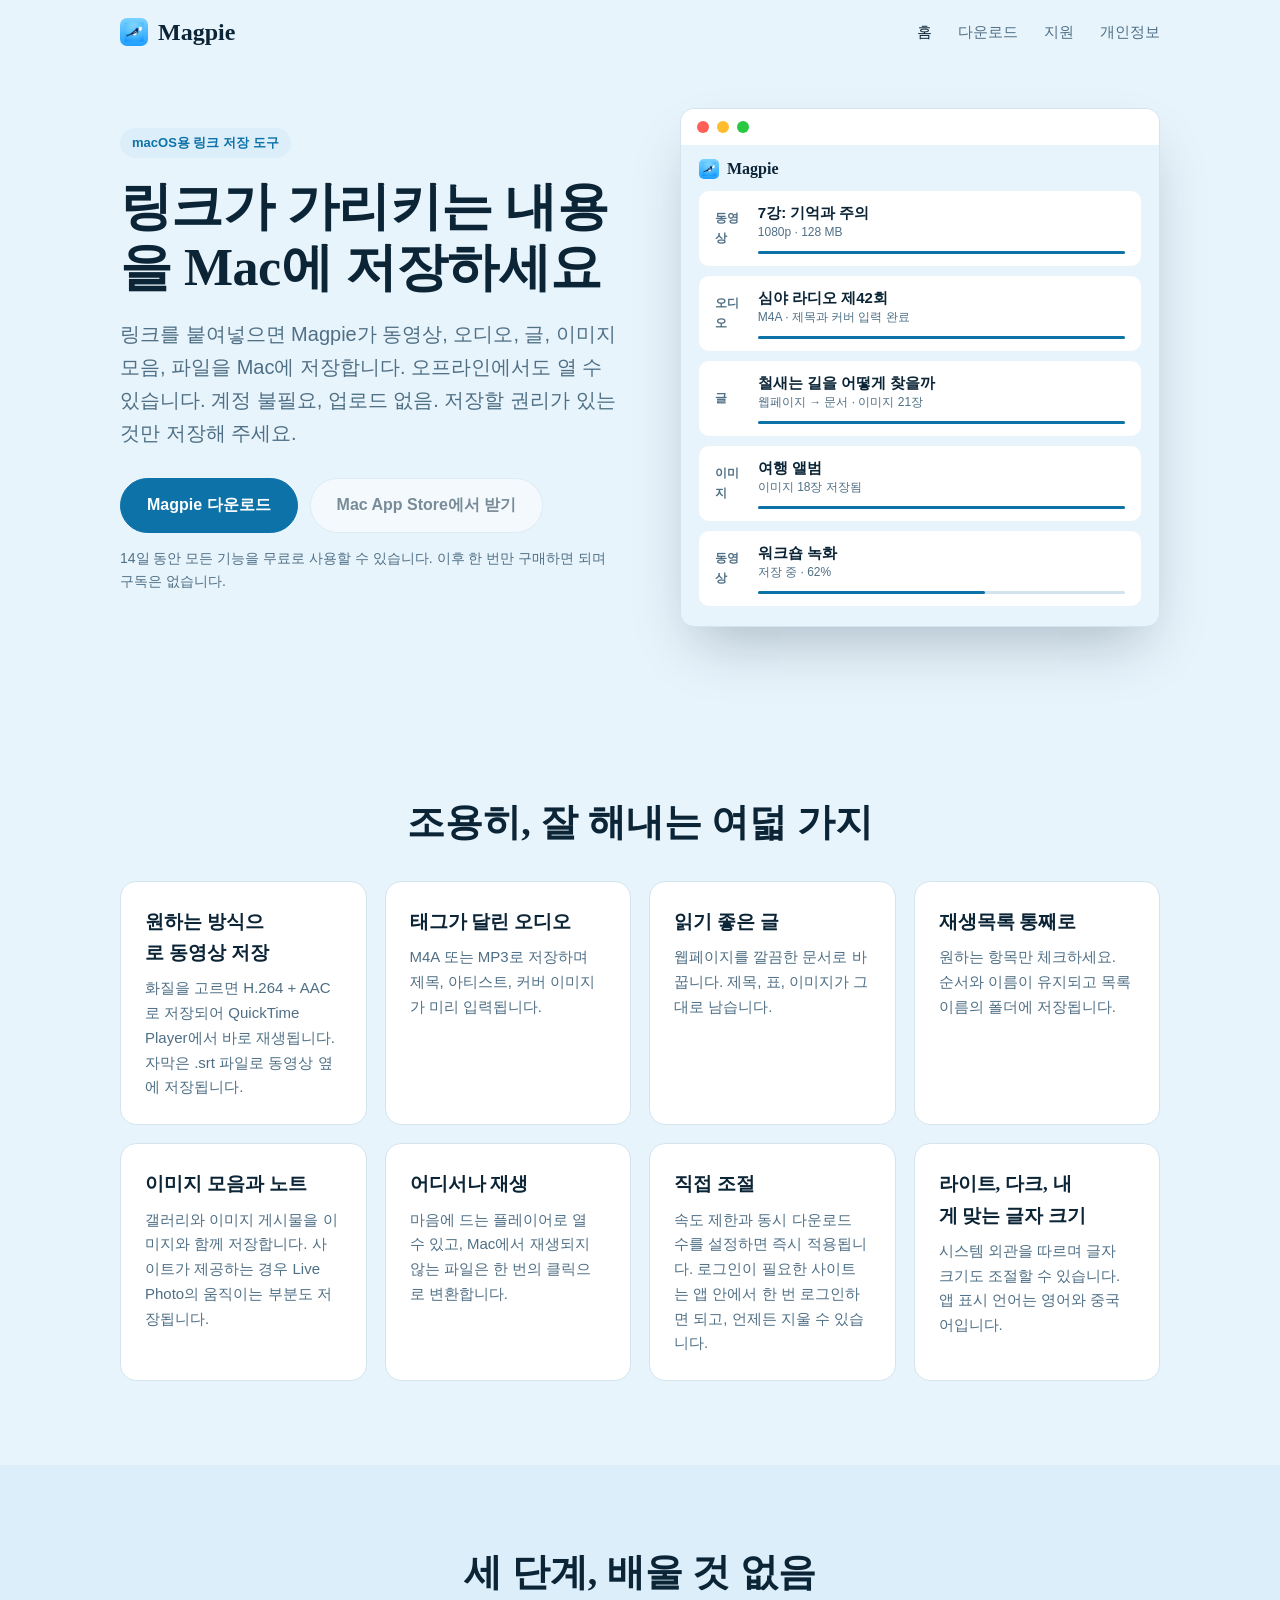
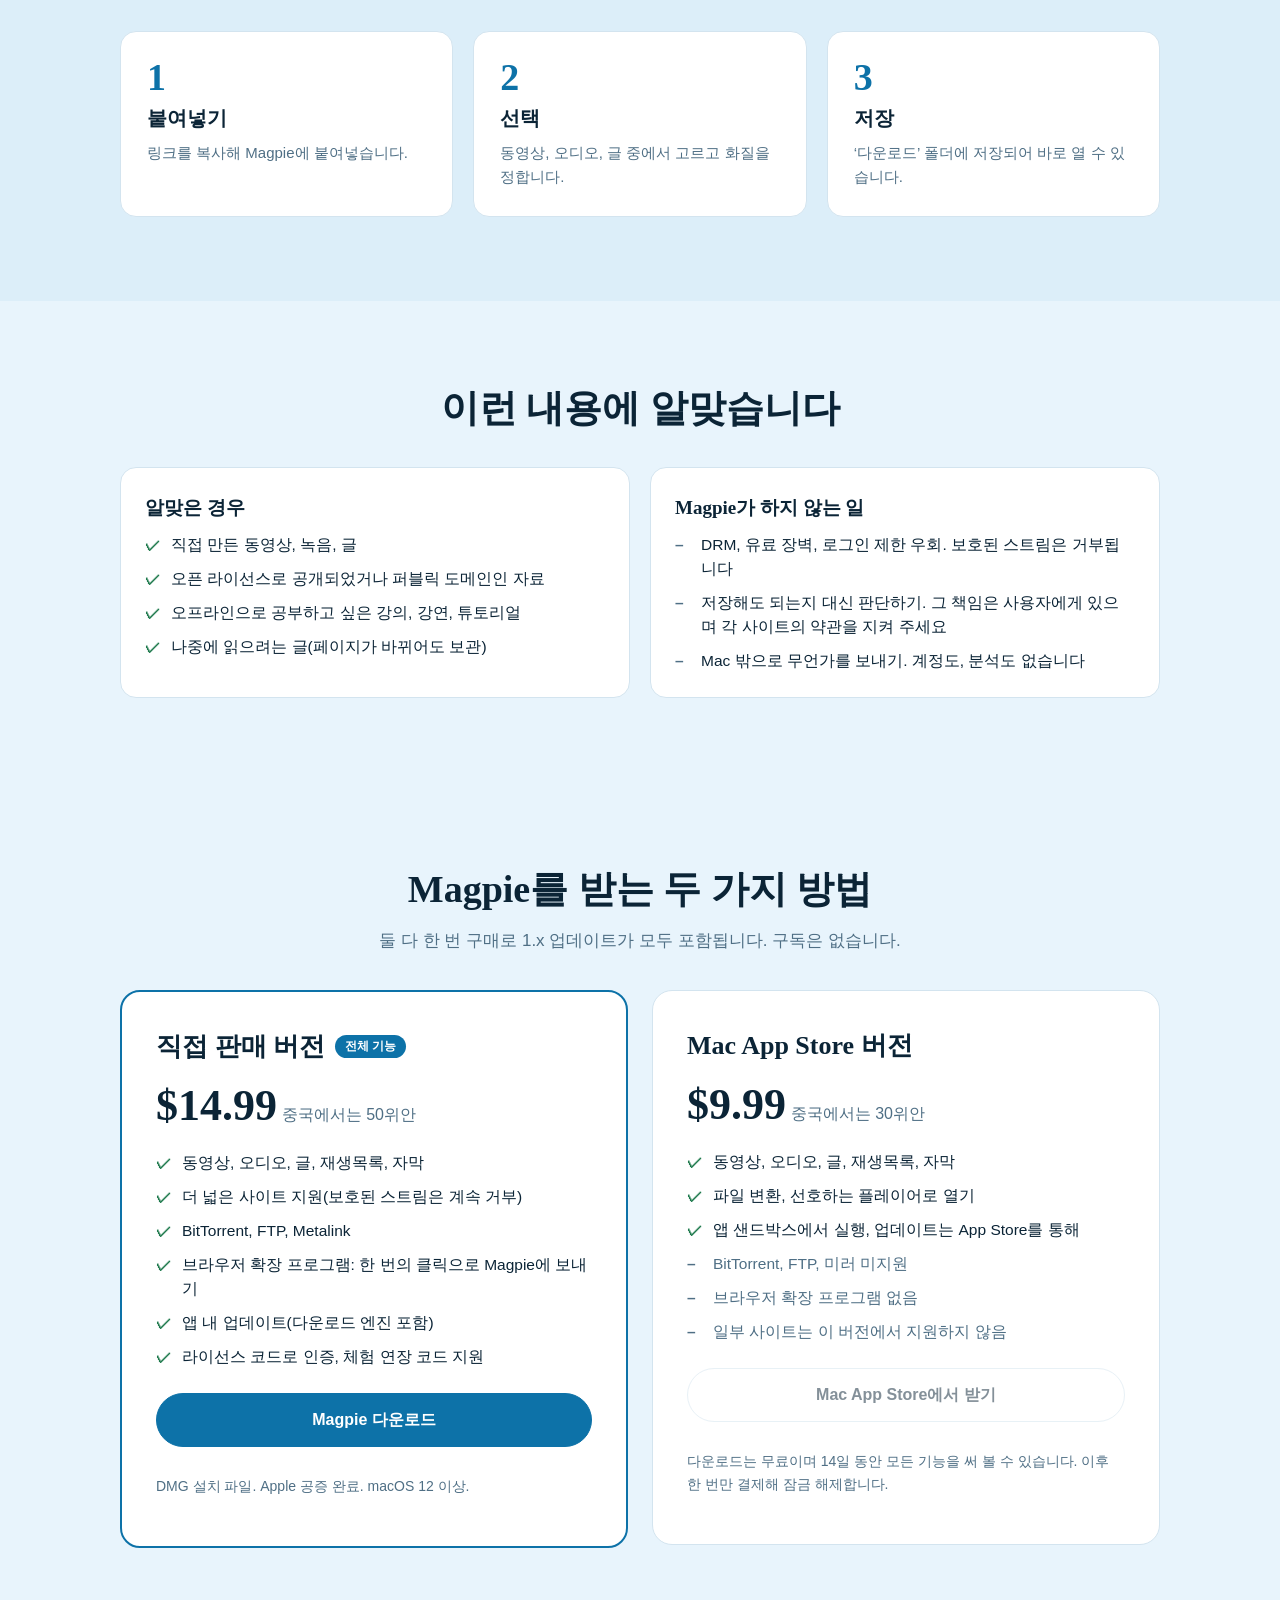
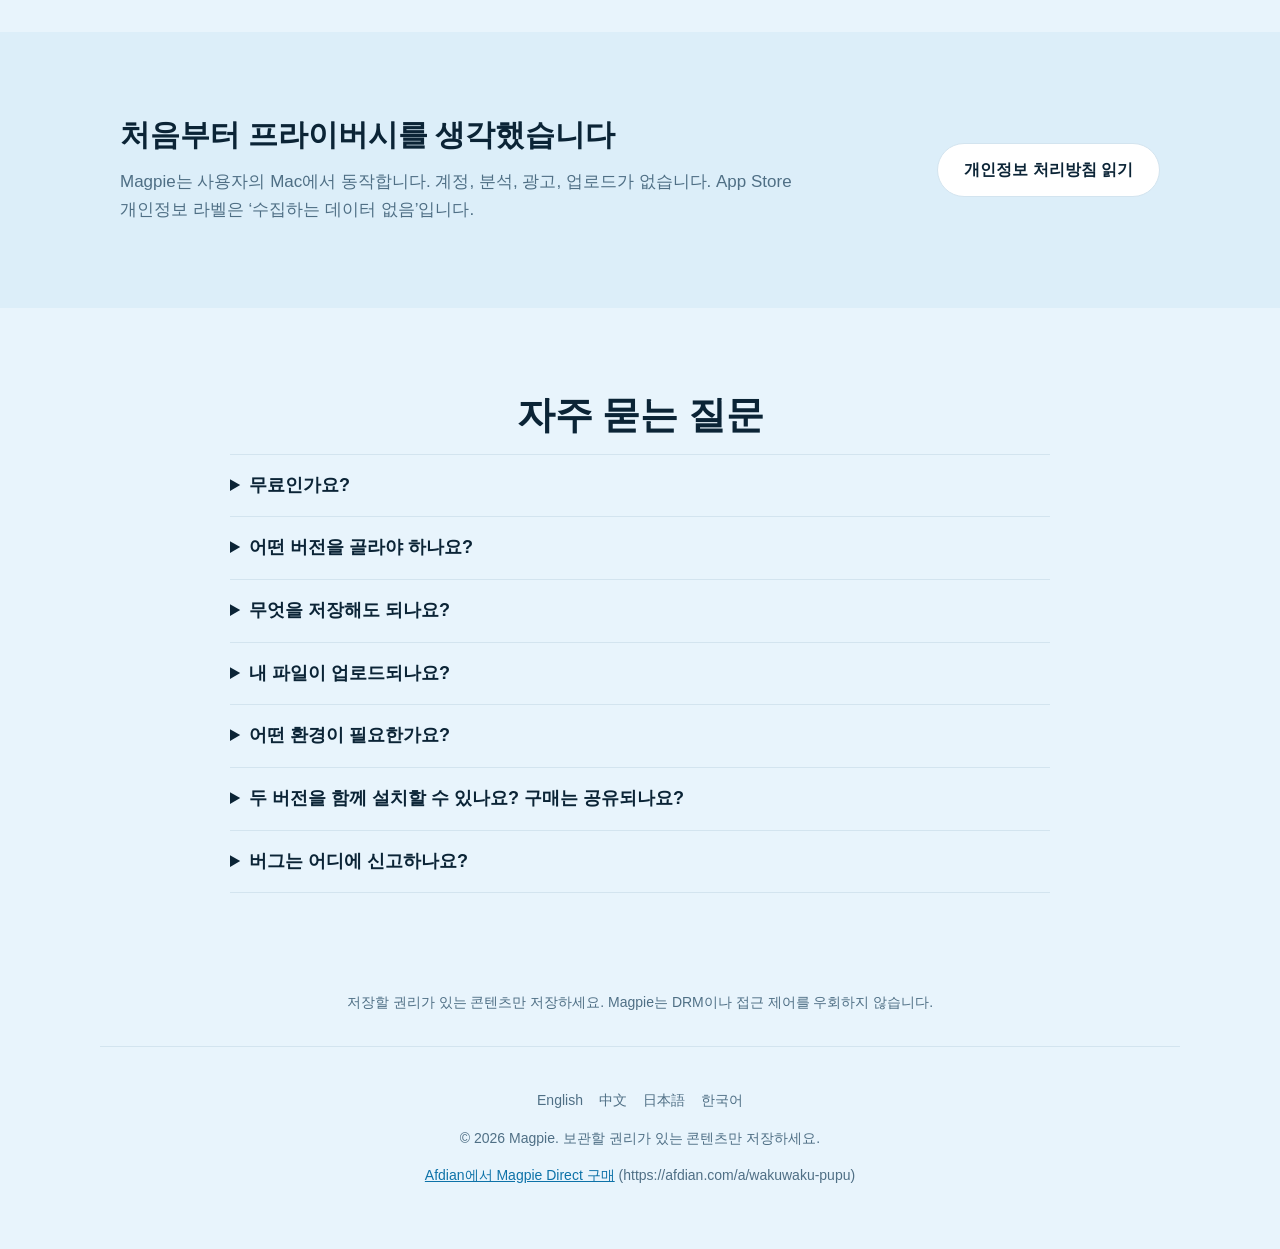
<file: ko/index.html>
<!doctype html>
<html lang="ko">
<head>
<meta charset="utf-8">
<meta name="viewport" content="width=device-width, initial-scale=1">
<title>Magpie – 링크가 가리키는 내용을 Mac에 저장</title>
<meta name="description" content="링크를 붙여넣으면 Magpie가 동영상, 오디오, 글, 이미지 모음, 파일을 Mac에 저장합니다. 오프라인에서도 열 수 있습니다. 계정 불필요, 업로드 없음. 저장할 권리가 있는 것만 저장하세요.">
<link rel="alternate" hreflang="en" href="https://pulapulapin.github.io/magpie/en/index.html"><link rel="alternate" hreflang="zh" href="https://pulapulapin.github.io/magpie/zh/index.html"><link rel="alternate" hreflang="ja" href="https://pulapulapin.github.io/magpie/ja/index.html"><link rel="alternate" hreflang="ko" href="https://pulapulapin.github.io/magpie/ko/index.html">
<link rel="icon" href="../assets/icon.png">
<link rel="stylesheet" href="../assets/site.css">
</head>
<body>
<header class="top">
  <a class="brand" href="index.html"><img src="../assets/icon.png" alt="" width="28" height="28"><span>Magpie</span></a>
  <nav aria-label="Main"><a href="index.html" aria-current=page>홈</a><a href="download.html">다운로드</a><a href="../en/support.html">지원</a><a href="privacy.html">개인정보</a></nav>
</header>
<main>
<section class="hero">
  <div class="hero-text">
    <p class="eyebrow">macOS용 링크 저장 도구</p>
    <h1>링크가 가리키는 내용을 Mac에 저장하세요</h1>
    <p class="lead">링크를 붙여넣으면 Magpie가 동영상, 오디오, 글, 이미지 모음, 파일을 Mac에 저장합니다. 오프라인에서도 열 수 있습니다. 계정 불필요, 업로드 없음. 저장할 권리가 있는 것만 저장해 주세요.</p>
    <p class="cta"><a class="btn primary" href="download.html">Magpie 다운로드</a><span class="btn disabled" aria-disabled="true">Mac App Store에서 받기</span></p>
    <p class="small">14일 동안 모든 기능을 무료로 사용할 수 있습니다. 이후 한 번만 구매하면 되며 구독은 없습니다.</p>
  </div>
  <div class="window" aria-hidden="true">
    <div class="window-bar"><i></i><i></i><i></i></div>
    <div class="window-body"><p class="window-brand"><img src="../assets/icon.png" alt="" width="20" height="20"> Magpie</p><ul><li><span class="tag">동영상</span><div><b>7강: 기억과 주의</b><small>1080p · 128 MB</small><i class="bar"><u style="width:100%"></u></i></div></li><li><span class="tag">오디오</span><div><b>심야 라디오 제42회</b><small>M4A · 제목과 커버 입력 완료</small><i class="bar"><u style="width:100%"></u></i></div></li><li><span class="tag">글</span><div><b>철새는 길을 어떻게 찾을까</b><small>웹페이지 → 문서 · 이미지 21장</small><i class="bar"><u style="width:100%"></u></i></div></li><li><span class="tag">이미지</span><div><b>여행 앨범</b><small>이미지 18장 저장됨</small><i class="bar"><u style="width:100%"></u></i></div></li><li><span class="tag">동영상</span><div><b>워크숍 녹화</b><small>저장 중 · 62%</small><i class="bar"><u style="width:62%"></u></i></div></li></ul></div>
  </div>
</section>
<section id="features" class="block"><h2>조용히, 잘 해내는 여덟 가지</h2><div class="grid"><article><h3>원하는 방식으로 동영상 저장</h3><p>화질을 고르면 H.264 + AAC로 저장되어 QuickTime Player에서 바로 재생됩니다. 자막은 .srt 파일로 동영상 옆에 저장됩니다.</p></article><article><h3>태그가 달린 오디오</h3><p>M4A 또는 MP3로 저장하며 제목, 아티스트, 커버 이미지가 미리 입력됩니다.</p></article><article><h3>읽기 좋은 글</h3><p>웹페이지를 깔끔한 문서로 바꿉니다. 제목, 표, 이미지가 그대로 남습니다.</p></article><article><h3>재생목록 통째로</h3><p>원하는 항목만 체크하세요. 순서와 이름이 유지되고 목록 이름의 폴더에 저장됩니다.</p></article><article><h3>이미지 모음과 노트</h3><p>갤러리와 이미지 게시물을 이미지와 함께 저장합니다. 사이트가 제공하는 경우 Live Photo의 움직이는 부분도 저장됩니다.</p></article><article><h3>어디서나 재생</h3><p>마음에 드는 플레이어로 열 수 있고, Mac에서 재생되지 않는 파일은 한 번의 클릭으로 변환합니다.</p></article><article><h3>직접 조절</h3><p>속도 제한과 동시 다운로드 수를 설정하면 즉시 적용됩니다. 로그인이 필요한 사이트는 앱 안에서 한 번 로그인하면 되고, 언제든 지울 수 있습니다.</p></article><article><h3>라이트, 다크, 내게 맞는 글자 크기</h3><p>시스템 외관을 따르며 글자 크기도 조절할 수 있습니다. 앱 표시 언어는 영어와 중국어입니다.</p></article></div></section>
<section class="block band"><h2>세 단계, 배울 것 없음</h2><ol class="steps"><li><strong>붙여넣기</strong><span>링크를 복사해 Magpie에 붙여넣습니다.</span></li><li><strong>선택</strong><span>동영상, 오디오, 글 중에서 고르고 화질을 정합니다.</span></li><li><strong>저장</strong><span>‘다운로드’ 폴더에 저장되어 바로 열 수 있습니다.</span></li></ol></section>
<section class="block"><h2>이런 내용에 알맞습니다</h2><div class="fit"><div class="card"><h3>알맞은 경우</h3><ul class="ticks"><li>직접 만든 동영상, 녹음, 글</li><li>오픈 라이선스로 공개되었거나 퍼블릭 도메인인 자료</li><li>오프라인으로 공부하고 싶은 강의, 강연, 튜토리얼</li><li>나중에 읽으려는 글(페이지가 바뀌어도 보관)</li></ul></div><div class="card"><h3>Magpie가 하지 않는 일</h3><ul class="ticks no"><li>DRM, 유료 장벽, 로그인 제한 우회. 보호된 스트림은 거부됩니다</li><li>저장해도 되는지 대신 판단하기. 그 책임은 사용자에게 있으며 각 사이트의 약관을 지켜 주세요</li><li>Mac 밖으로 무언가를 보내기. 계정도, 분석도 없습니다</li></ul></div></div></section>
<section id="editions" class="block"><h2>Magpie를 받는 두 가지 방법</h2><p class="sub">둘 다 한 번 구매로 1.x 업데이트가 모두 포함됩니다. 구독은 없습니다.</p><div class="editions"><article class="edition featured"><h3>직접 판매 버전 <span class="chip">전체 기능</span></h3><p class="price"><b>$14.99</b> <span>중국에서는 50위안</span></p><ul class="ticks"><li class="yes">동영상, 오디오, 글, 재생목록, 자막</li><li class="yes">더 넓은 사이트 지원(보호된 스트림은 계속 거부)</li><li class="yes">BitTorrent, FTP, Metalink</li><li class="yes">브라우저 확장 프로그램: 한 번의 클릭으로 Magpie에 보내기</li><li class="yes">앱 내 업데이트(다운로드 엔진 포함)</li><li class="yes">라이선스 코드로 인증, 체험 연장 코드 지원</li></ul><a class="btn primary block-btn" href="download.html">Magpie 다운로드</a><p class="small">DMG 설치 파일. Apple 공증 완료. macOS 12 이상.</p></article><article class="edition"><h3>Mac App Store 버전 </h3><p class="price"><b>$9.99</b> <span>중국에서는 30위안</span></p><ul class="ticks"><li class="yes">동영상, 오디오, 글, 재생목록, 자막</li><li class="yes">파일 변환, 선호하는 플레이어로 열기</li><li class="yes">앱 샌드박스에서 실행, 업데이트는 App Store를 통해</li><li class="no">BitTorrent, FTP, 미러 미지원</li><li class="no">브라우저 확장 프로그램 없음</li><li class="no">일부 사이트는 이 버전에서 지원하지 않음</li></ul><span class="btn disabled block-btn" aria-disabled="true">Mac App Store에서 받기</span><p class="small">다운로드는 무료이며 14일 동안 모든 기능을 써 볼 수 있습니다. 이후 한 번만 결제해 잠금 해제합니다.</p></article></div></section>
<section class="block band privacy"><div><h2>처음부터 프라이버시를 생각했습니다</h2><p>Magpie는 사용자의 Mac에서 동작합니다. 계정, 분석, 광고, 업로드가 없습니다. App Store 개인정보 라벨은 ‘수집하는 데이터 없음’입니다.</p></div><a class="btn" href="privacy.html">개인정보 처리방침 읽기</a></section>
<section id="faq" class="block"><h2>자주 묻는 질문</h2><details><summary>무료인가요?</summary><p>14일 동안 모든 기능을 사용할 수 있습니다. 이후 한 번 구매하면 잠금 해제되며 1.x의 모든 업데이트가 포함됩니다. 구독은 없습니다.</p></details><details><summary>어떤 버전을 골라야 하나요?</summary><p>BitTorrent, FTP, 브라우저 확장 프로그램이 필요하면 직접 판매 버전을, 일반적인 동영상·오디오·글만 저장한다면 App Store 버전이 가장 간편합니다.</p></details><details><summary>무엇을 저장해도 되나요?</summary><p>콘텐츠의 권리자와 출처 사이트의 이용 약관에 따라 다릅니다. Magpie는 사용자의 컴퓨터에 사본을 저장할 뿐 복사 방지를 해제하지 않으며, 저장해도 되는지 대신 판단하지도 못합니다. 직접 만든 자료, 오픈 라이선스 자료, 사용이 허락된 콘텐츠가 비교적 안전한 경우입니다. 각 사이트의 약관과 거주 지역의 법을 지켜 주세요.</p></details><details><summary>내 파일이 업로드되나요?</summary><p>아니요. 모든 것이 Mac 안에만 남습니다. 계정도, 분석도 없습니다.</p></details><details><summary>어떤 환경이 필요한가요?</summary><p>Apple 실리콘(M1 이상) Mac과 macOS 12 이상입니다.</p></details><details><summary>두 버전을 함께 설치할 수 있나요? 구매는 공유되나요?</summary><p>네, 나란히 설치할 수 있습니다(직접 판매 버전의 이름은 Magpie Direct입니다). 둘은 별개의 제품이라 14일 체험, 기록, 구매가 각각 따로입니다. 한쪽에서 구매해도 다른 쪽이 해제되지 않으며, 체험 연장 코드는 직접 판매 버전에서만 쓸 수 있습니다.</p></details><details><summary>버그는 어디에 신고하나요?</summary><p>지원 페이지에서 1분이면 신고할 수 있습니다.</p></details></section>
<p class="small center">저장할 권리가 있는 콘텐츠만 저장하세요. Magpie는 DRM이나 접근 제어를 우회하지 않습니다.</p>
</main>
<footer>
  <p class="lang-switch" aria-label="Language"><a href="../en/index.html" hreflang="en">English</a><a href="../zh/index.html" hreflang="zh">中文</a><a href="../ja/index.html" hreflang="ja">日本語</a><a href="../ko/index.html" hreflang="ko" aria-current=true>한국어</a></p>
  <p>© 2026 Magpie. 보관할 권리가 있는 콘텐츠만 저장하세요.</p>
  <p class="small"><a href="https://afdian.com/a/wakuwaku-pupu">Afdian에서 Magpie Direct 구매</a> (https://afdian.com/a/wakuwaku-pupu)</p>
</footer>
</body>
</html>
</file>
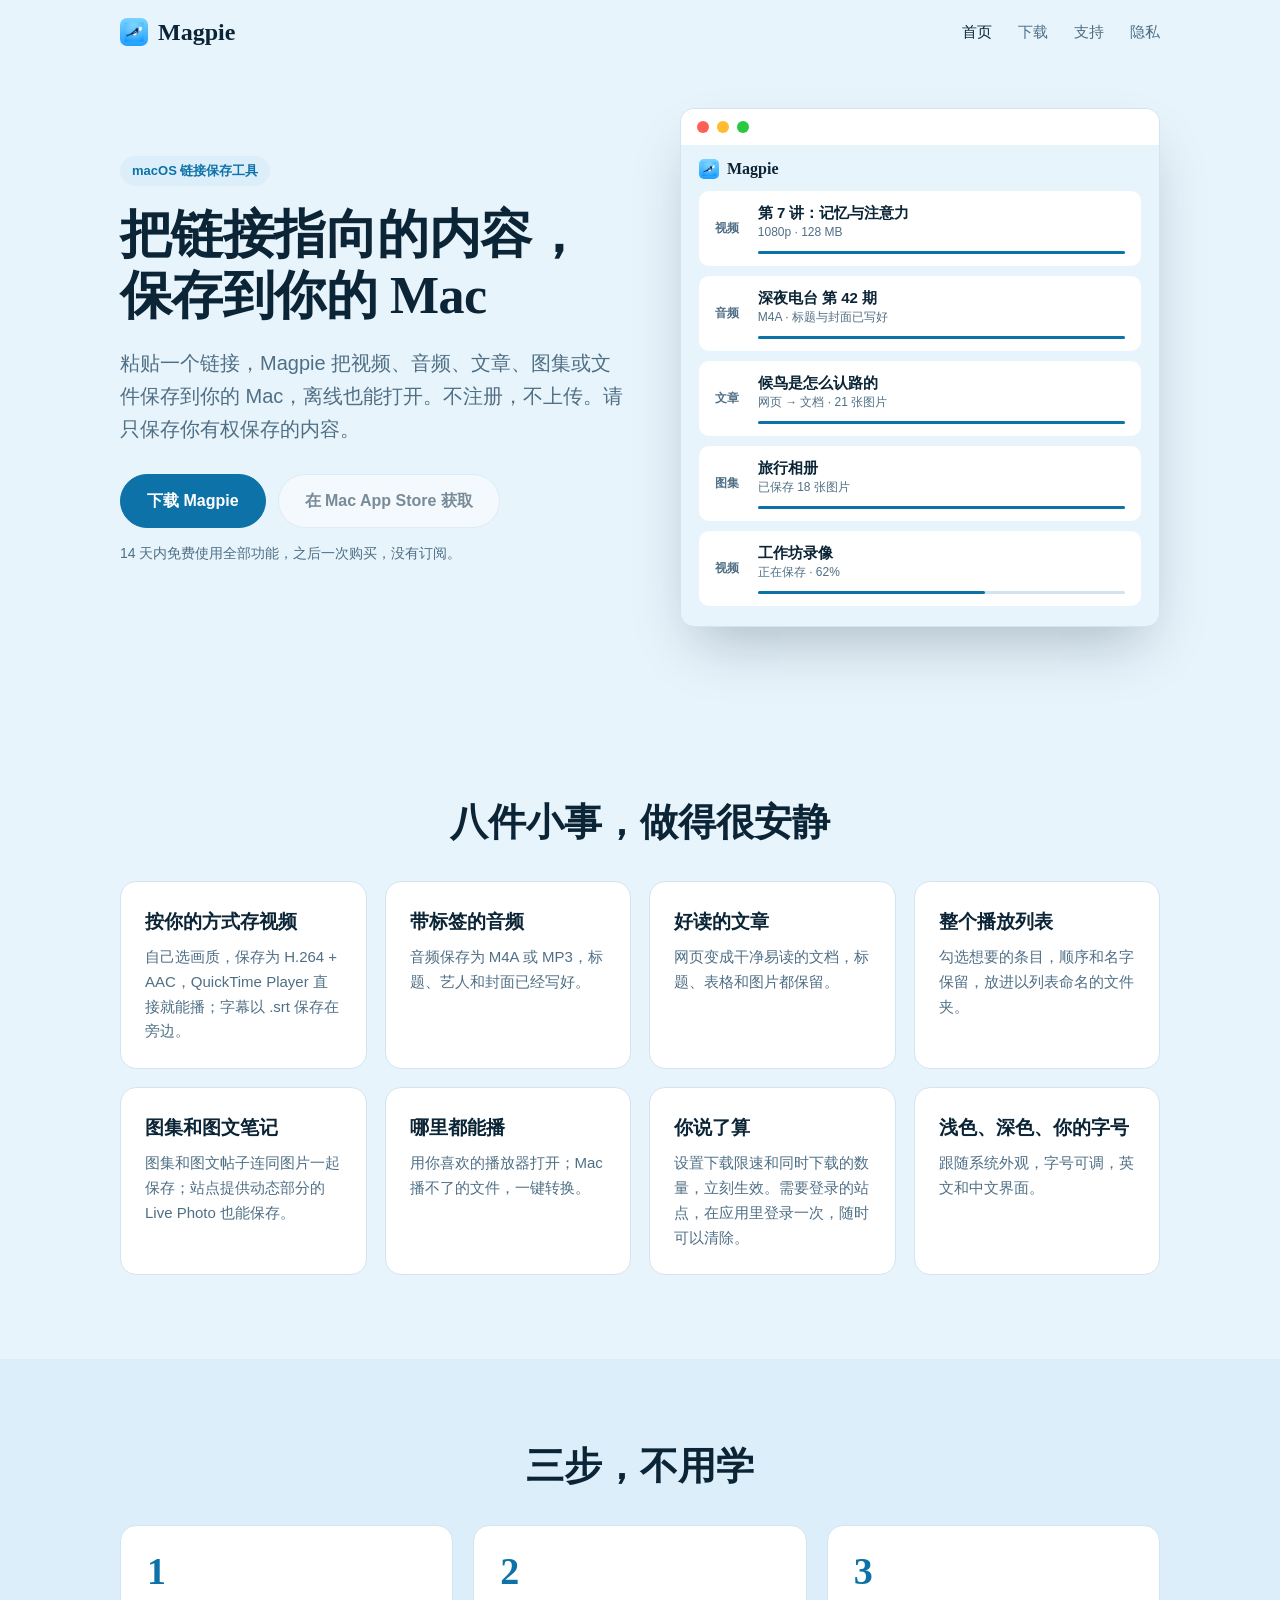
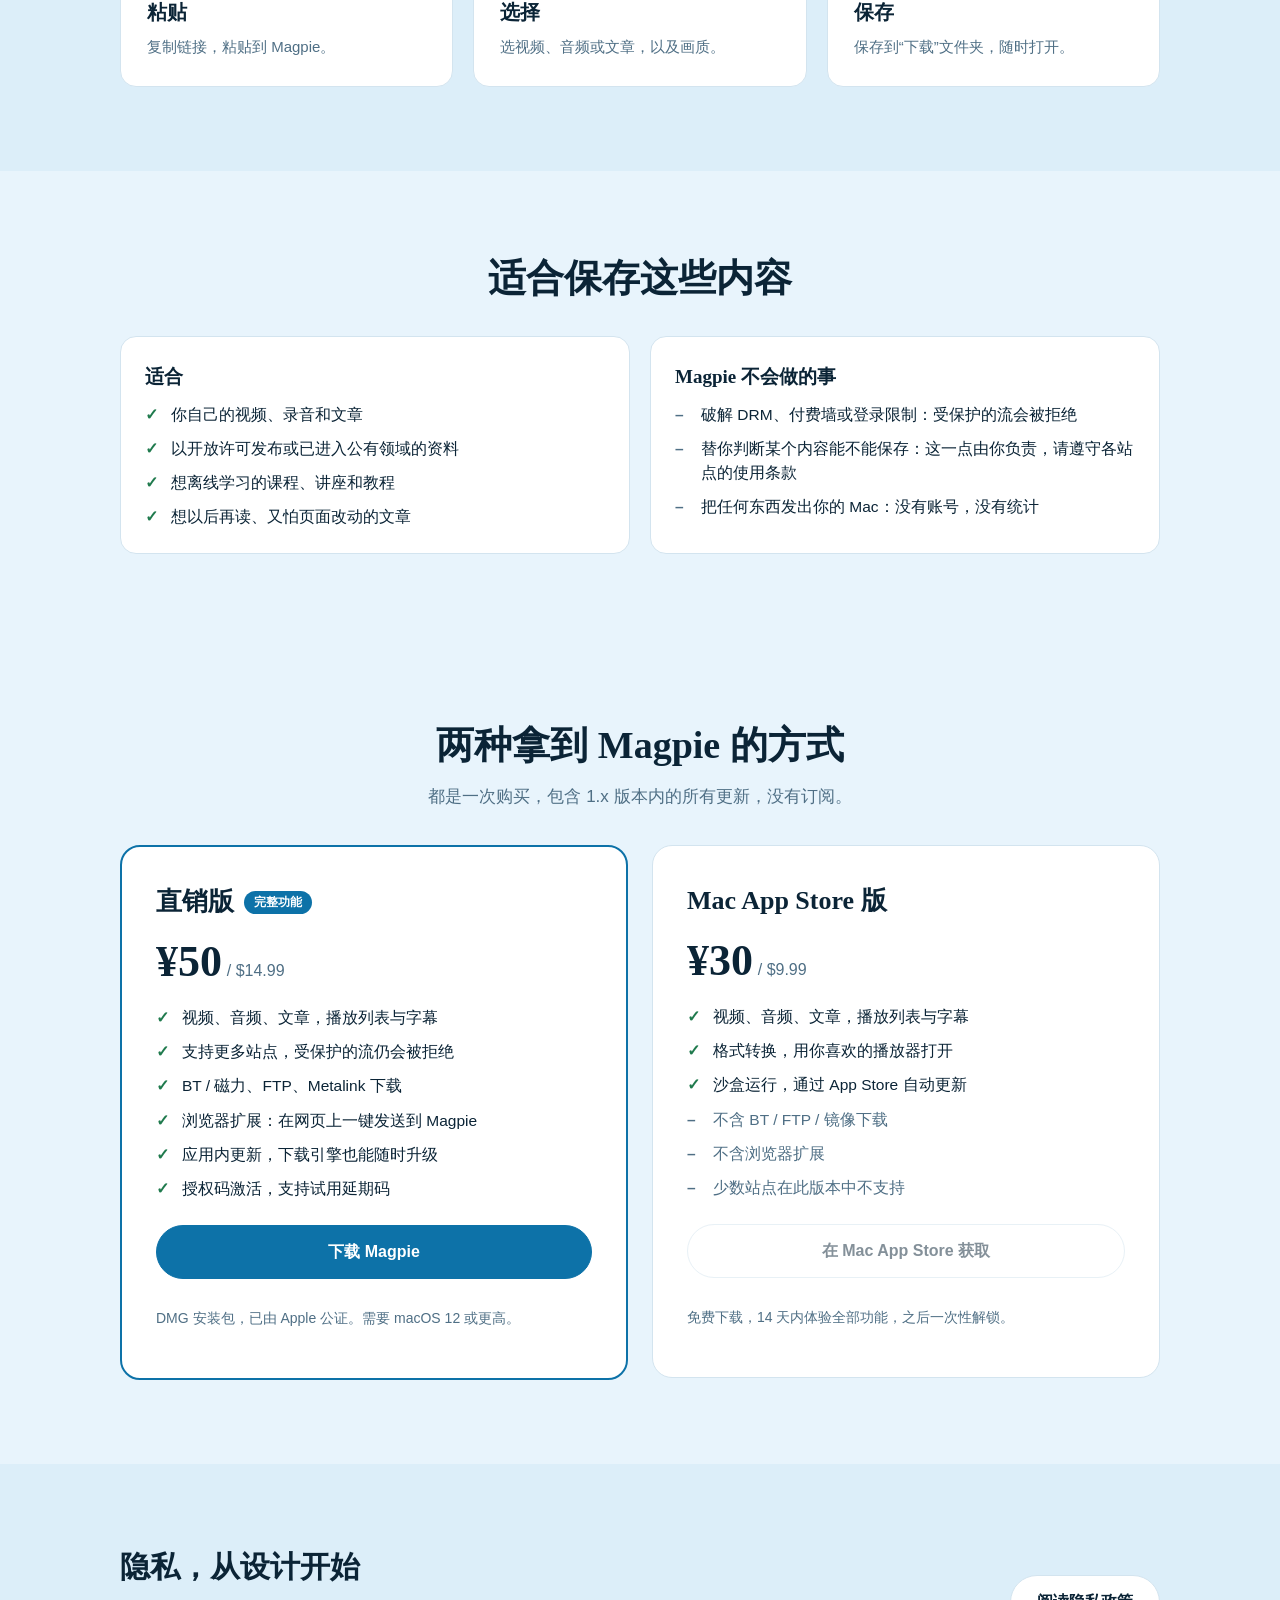
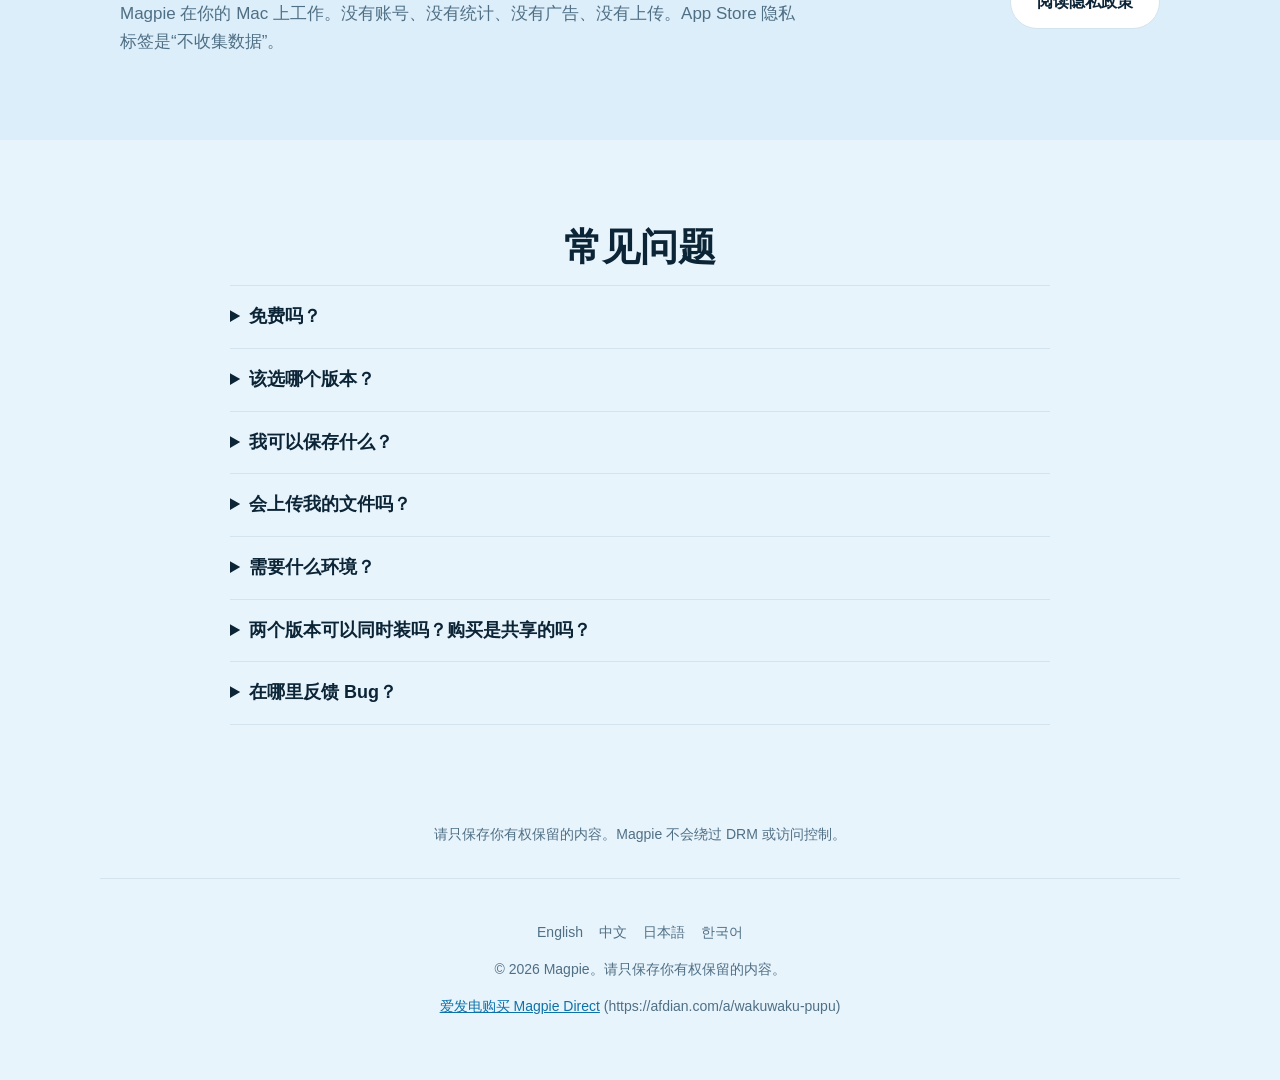
<file: zh/index.html>
<!doctype html>
<html lang="zh">
<head>
<meta charset="utf-8">
<meta name="viewport" content="width=device-width, initial-scale=1">
<title>Magpie – 在 Mac 上保存链接指向的内容</title>
<meta name="description" content="粘贴链接，Magpie 把视频、音频、文章、图集或文件保存到你的 Mac，离线也能看。不注册，不上传。请只保存你有权保存的内容。">
<link rel="alternate" hreflang="en" href="https://pulapulapin.github.io/magpie/en/index.html"><link rel="alternate" hreflang="zh" href="https://pulapulapin.github.io/magpie/zh/index.html"><link rel="alternate" hreflang="ja" href="https://pulapulapin.github.io/magpie/ja/index.html"><link rel="alternate" hreflang="ko" href="https://pulapulapin.github.io/magpie/ko/index.html">
<link rel="icon" href="../assets/icon.png">
<link rel="stylesheet" href="../assets/site.css">
</head>
<body>
<header class="top">
  <a class="brand" href="index.html"><img src="../assets/icon.png" alt="" width="28" height="28"><span>Magpie</span></a>
  <nav aria-label="Main"><a href="index.html" aria-current=page>首页</a><a href="download.html">下载</a><a href="support.html">支持</a><a href="privacy.html">隐私</a></nav>
</header>
<main>
<section class="hero">
  <div class="hero-text">
    <p class="eyebrow">macOS 链接保存工具</p>
    <h1>把链接指向的内容，保存到你的 Mac</h1>
    <p class="lead">粘贴一个链接，Magpie 把视频、音频、文章、图集或文件保存到你的 Mac，离线也能打开。不注册，不上传。请只保存你有权保存的内容。</p>
    <p class="cta"><a class="btn primary" href="download.html">下载 Magpie</a><span class="btn disabled" aria-disabled="true">在 Mac App Store 获取</span></p>
    <p class="small">14 天内免费使用全部功能，之后一次购买，没有订阅。</p>
  </div>
  <div class="window" aria-hidden="true">
    <div class="window-bar"><i></i><i></i><i></i></div>
    <div class="window-body"><p class="window-brand"><img src="../assets/icon.png" alt="" width="20" height="20"> Magpie</p><ul><li><span class="tag">视频</span><div><b>第 7 讲：记忆与注意力</b><small>1080p · 128 MB</small><i class="bar"><u style="width:100%"></u></i></div></li><li><span class="tag">音频</span><div><b>深夜电台 第 42 期</b><small>M4A · 标题与封面已写好</small><i class="bar"><u style="width:100%"></u></i></div></li><li><span class="tag">文章</span><div><b>候鸟是怎么认路的</b><small>网页 → 文档 · 21 张图片</small><i class="bar"><u style="width:100%"></u></i></div></li><li><span class="tag">图集</span><div><b>旅行相册</b><small>已保存 18 张图片</small><i class="bar"><u style="width:100%"></u></i></div></li><li><span class="tag">视频</span><div><b>工作坊录像</b><small>正在保存 · 62%</small><i class="bar"><u style="width:62%"></u></i></div></li></ul></div>
  </div>
</section>
<section id="features" class="block"><h2>八件小事，做得很安静</h2><div class="grid"><article><h3>按你的方式存视频</h3><p>自己选画质，保存为 H.264 + AAC，QuickTime Player 直接就能播；字幕以 .srt 保存在旁边。</p></article><article><h3>带标签的音频</h3><p>音频保存为 M4A 或 MP3，标题、艺人和封面已经写好。</p></article><article><h3>好读的文章</h3><p>网页变成干净易读的文档，标题、表格和图片都保留。</p></article><article><h3>整个播放列表</h3><p>勾选想要的条目，顺序和名字保留，放进以列表命名的文件夹。</p></article><article><h3>图集和图文笔记</h3><p>图集和图文帖子连同图片一起保存；站点提供动态部分的 Live Photo 也能保存。</p></article><article><h3>哪里都能播</h3><p>用你喜欢的播放器打开；Mac 播不了的文件，一键转换。</p></article><article><h3>你说了算</h3><p>设置下载限速和同时下载的数量，立刻生效。需要登录的站点，在应用里登录一次，随时可以清除。</p></article><article><h3>浅色、深色、你的字号</h3><p>跟随系统外观，字号可调，英文和中文界面。</p></article></div></section>
<section class="block band"><h2>三步，不用学</h2><ol class="steps"><li><strong>粘贴</strong><span>复制链接，粘贴到 Magpie。</span></li><li><strong>选择</strong><span>选视频、音频或文章，以及画质。</span></li><li><strong>保存</strong><span>保存到“下载”文件夹，随时打开。</span></li></ol></section>
<section class="block"><h2>适合保存这些内容</h2><div class="fit"><div class="card"><h3>适合</h3><ul class="ticks"><li>你自己的视频、录音和文章</li><li>以开放许可发布或已进入公有领域的资料</li><li>想离线学习的课程、讲座和教程</li><li>想以后再读、又怕页面改动的文章</li></ul></div><div class="card"><h3>Magpie 不会做的事</h3><ul class="ticks no"><li>破解 DRM、付费墙或登录限制：受保护的流会被拒绝</li><li>替你判断某个内容能不能保存：这一点由你负责，请遵守各站点的使用条款</li><li>把任何东西发出你的 Mac：没有账号，没有统计</li></ul></div></div></section>
<section id="editions" class="block"><h2>两种拿到 Magpie 的方式</h2><p class="sub">都是一次购买，包含 1.x 版本内的所有更新，没有订阅。</p><div class="editions"><article class="edition featured"><h3>直销版 <span class="chip">完整功能</span></h3><p class="price"><b>¥50</b> <span>/ $14.99</span></p><ul class="ticks"><li class="yes">视频、音频、文章，播放列表与字幕</li><li class="yes">支持更多站点，受保护的流仍会被拒绝</li><li class="yes">BT / 磁力、FTP、Metalink 下载</li><li class="yes">浏览器扩展：在网页上一键发送到 Magpie</li><li class="yes">应用内更新，下载引擎也能随时升级</li><li class="yes">授权码激活，支持试用延期码</li></ul><a class="btn primary block-btn" href="download.html">下载 Magpie</a><p class="small">DMG 安装包，已由 Apple 公证。需要 macOS 12 或更高。</p></article><article class="edition"><h3>Mac App Store 版 </h3><p class="price"><b>¥30</b> <span>/ $9.99</span></p><ul class="ticks"><li class="yes">视频、音频、文章，播放列表与字幕</li><li class="yes">格式转换，用你喜欢的播放器打开</li><li class="yes">沙盒运行，通过 App Store 自动更新</li><li class="no">不含 BT / FTP / 镜像下载</li><li class="no">不含浏览器扩展</li><li class="no">少数站点在此版本中不支持</li></ul><span class="btn disabled block-btn" aria-disabled="true">在 Mac App Store 获取</span><p class="small">免费下载，14 天内体验全部功能，之后一次性解锁。</p></article></div></section>
<section class="block band privacy"><div><h2>隐私，从设计开始</h2><p>Magpie 在你的 Mac 上工作。没有账号、没有统计、没有广告、没有上传。App Store 隐私标签是“不收集数据”。</p></div><a class="btn" href="privacy.html">阅读隐私政策</a></section>
<section id="faq" class="block"><h2>常见问题</h2><details><summary>免费吗？</summary><p>14 天内可以使用全部功能，之后一次购买解锁，包含 1.x 版本内的所有更新，没有订阅。</p></details><details><summary>该选哪个版本？</summary><p>需要 BT、FTP 或浏览器扩展，选直销版；只保存常见的视频、音频和文章，App Store 版最省心。</p></details><details><summary>我可以保存什么？</summary><p>取决于内容的权利归属和来源站点的使用条款。Magpie 只是在你自己的电脑上保存一份，不会去掉任何版权保护，也无法替你判断能不能保存某个文件。你自己的内容、以开放许可发布的资料、已获授权使用的内容，是比较稳妥的情形。请遵守各站点的条款和你所在地的法律。</p></details><details><summary>会上传我的文件吗？</summary><p>不会。一切都留在你的 Mac 上，没有账号，也没有统计。</p></details><details><summary>需要什么环境？</summary><p>Apple 芯片（M1 及更新）的 Mac，macOS 12 或更高版本。</p></details><details><summary>两个版本可以同时装吗？购买是共享的吗？</summary><p>可以，两个能并排安装（直销版叫 Magpie Direct）。它们是两个独立的产品：各有各的 14 天试用、各自的历史记录和各自的购买。在一个版本里购买，不会解锁另一个；试用延期码只能用于直销版。</p></details><details><summary>在哪里反馈 Bug？</summary><p>在支持页面，只要一分钟。</p></details></section>
<p class="small center">请只保存你有权保留的内容。Magpie 不会绕过 DRM 或访问控制。</p>
</main>
<footer>
  <p class="lang-switch" aria-label="Language"><a href="../en/index.html" hreflang="en">English</a><a href="../zh/index.html" hreflang="zh" aria-current=true>中文</a><a href="../ja/index.html" hreflang="ja">日本語</a><a href="../ko/index.html" hreflang="ko">한국어</a></p>
  <p>© 2026 Magpie。请只保存你有权保留的内容。</p>
  <p class="small"><a href="https://afdian.com/a/wakuwaku-pupu">爱发电购买 Magpie Direct</a> (https://afdian.com/a/wakuwaku-pupu)</p>
</footer>
</body>
</html>
</file>
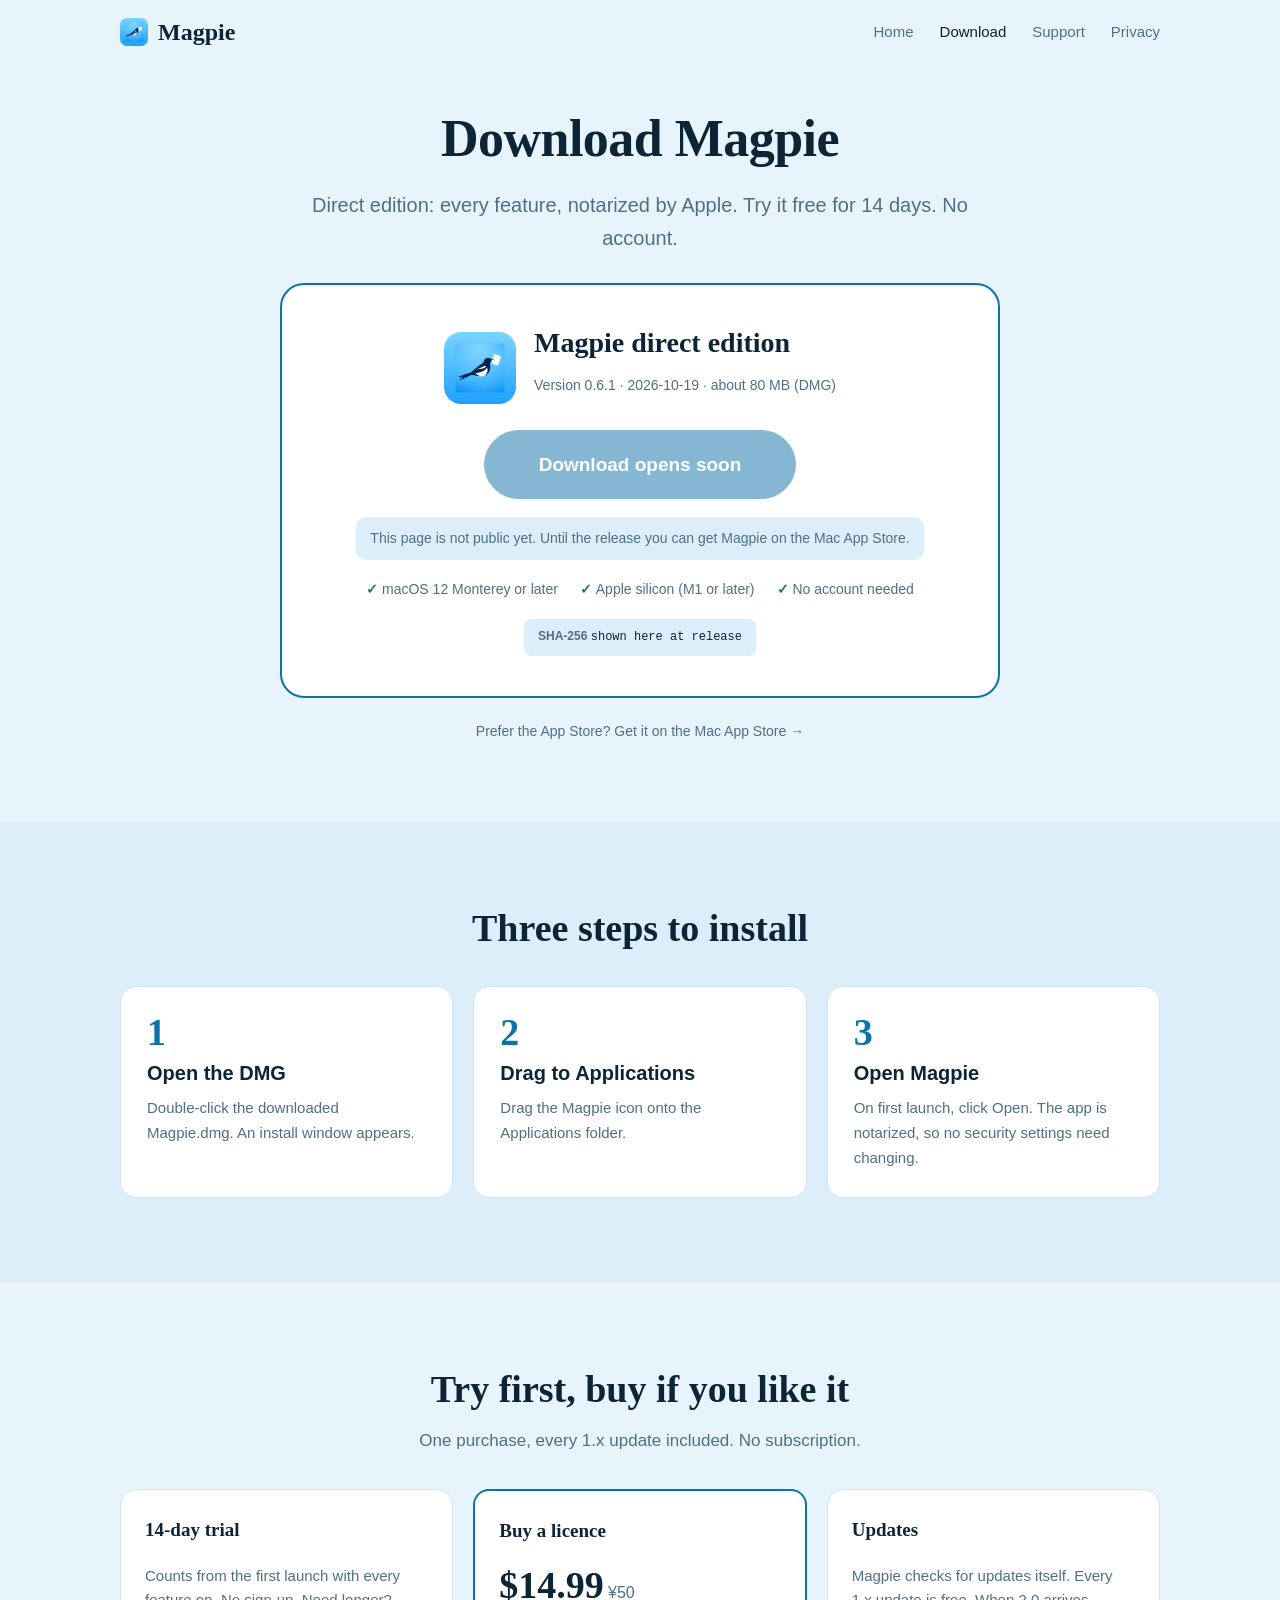
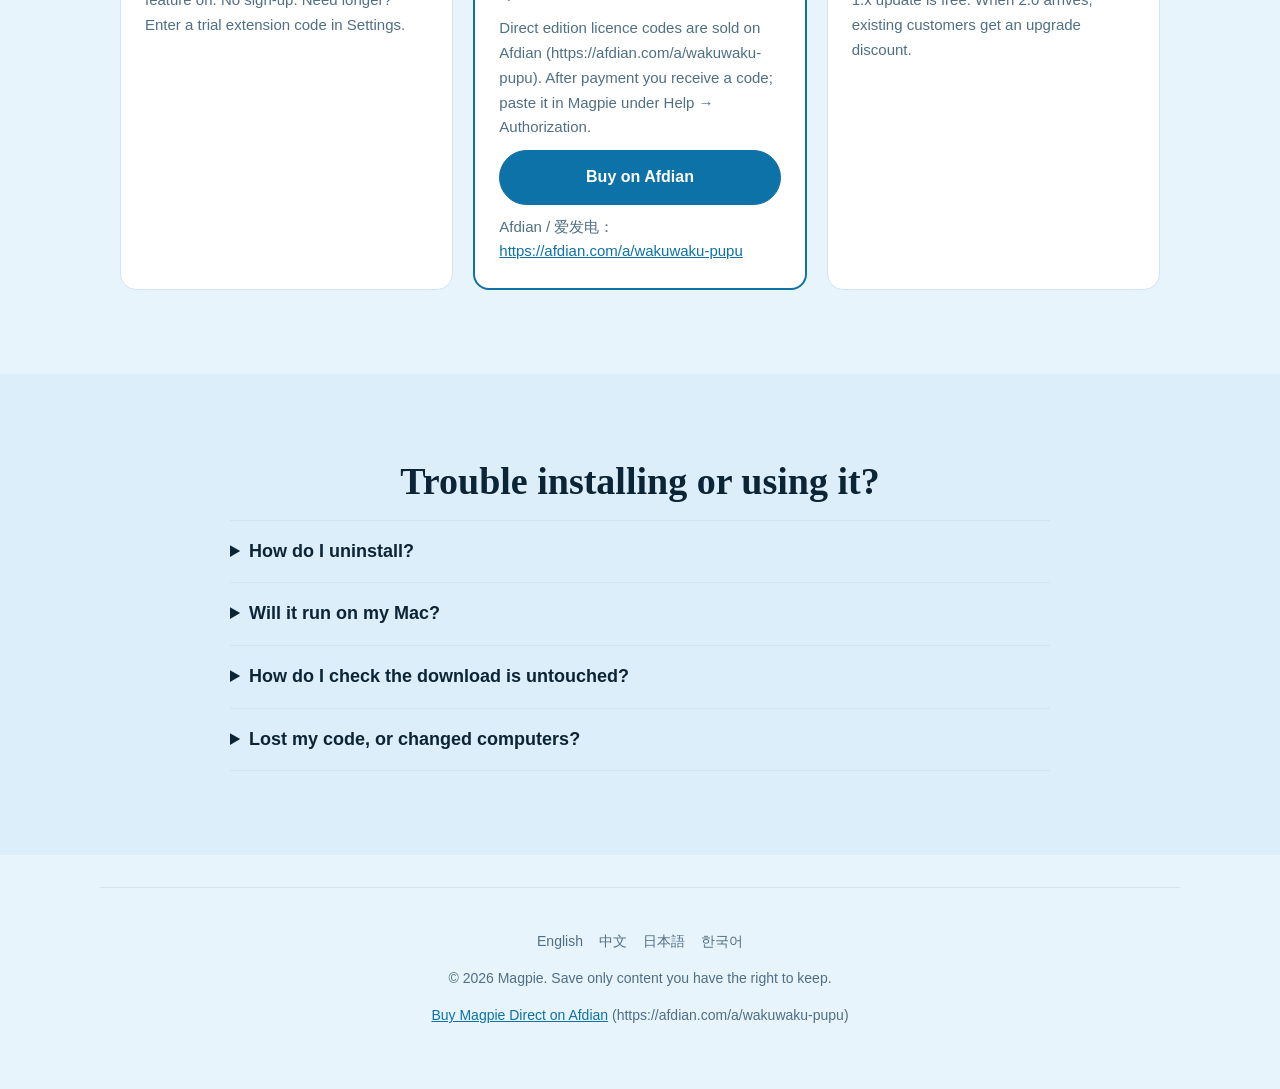
<file: en/download.html>
<!doctype html>
<html lang="en">
<head>
<meta charset="utf-8">
<meta name="viewport" content="width=device-width, initial-scale=1">
<title>Download Magpie for Mac</title>
<meta name="description" content="Direct edition of Magpie: full features, notarized by Apple. Try it free for 14 days, no account.">
<link rel="alternate" hreflang="en" href="https://pulapulapin.github.io/magpie/en/download.html"><link rel="alternate" hreflang="zh" href="https://pulapulapin.github.io/magpie/zh/download.html"><link rel="alternate" hreflang="ja" href="https://pulapulapin.github.io/magpie/ja/download.html"><link rel="alternate" hreflang="ko" href="https://pulapulapin.github.io/magpie/ko/download.html">
<link rel="icon" href="../assets/icon.png">
<link rel="stylesheet" href="../assets/site.css">
</head>
<body>
<header class="top">
  <a class="brand" href="index.html"><img src="../assets/icon.png" alt="" width="28" height="28"><span>Magpie</span></a>
  <nav aria-label="Main"><a href="index.html">Home</a><a href="download.html" aria-current=page>Download</a><a href="support.html">Support</a><a href="privacy.html">Privacy</a></nav>
</header>
<main>
<section class="hero center-hero">
  <h1>Download Magpie</h1>
  <p class="lead">Direct edition: every feature, notarized by Apple. Try it free for 14 days. No account.</p>
  <div class="dl-card">
    <div class="dl-head"><img src="../assets/icon.png" alt="" width="72" height="72"><div><h2>Magpie direct edition</h2><p class="small">Version 0.6.1 · 2026-10-19 · about 80 MB (DMG)</p></div></div>
    <p class="cta"><span class="btn primary big disabled" aria-disabled="true">Download opens soon</span></p><p class="small notice">This page is not public yet. Until the release you can get Magpie on the Mac App Store.</p>
    <ul class="reqs"><li>macOS 12 Monterey or later</li><li>Apple silicon (M1 or later)</li><li>No account needed</li></ul>
    <p class="sha"><b>SHA-256</b> <code>shown here at release</code></p>
  </div>
  <p class="small">Prefer the App Store? <span>Get it on the Mac App Store →</span></p>
</section>
<section class="block band"><h2>Three steps to install</h2><ol class="steps"><li><strong>Open the DMG</strong><span>Double-click the downloaded Magpie.dmg. An install window appears.</span></li><li><strong>Drag to Applications</strong><span>Drag the Magpie icon onto the Applications folder.</span></li><li><strong>Open Magpie</strong><span>On first launch, click Open. The app is notarized, so no security settings need changing.</span></li></ol></section>
<section class="block"><h2>Try first, buy if you like it</h2><p class="sub">One purchase, every 1.x update included. No subscription.</p>
<div class="trio">
  <article class="card"><h3>14-day trial</h3><p>Counts from the first launch with every feature on. No sign-up. Need longer? Enter a trial extension code in Settings.</p></article>
  <article class="card featured"><h3>Buy a licence</h3><p class="price"><b>$14.99</b> <span>¥50</span></p><p>Direct edition licence codes are sold on Afdian (https://afdian.com/a/wakuwaku-pupu). After payment you receive a code; paste it in Magpie under Help → Authorization.</p><a class="btn primary block-btn" href="https://afdian.com/a/wakuwaku-pupu">Buy on Afdian</a><p class="small">Afdian / 爱发电：<a href="https://afdian.com/a/wakuwaku-pupu">https://afdian.com/a/wakuwaku-pupu</a></p></article>
  <article class="card"><h3>Updates</h3><p>Magpie checks for updates itself. Every 1.x update is free. When 2.0 arrives, existing customers get an upgrade discount.</p></article>
</div></section>
<section class="block band"><h2>Trouble installing or using it?</h2><details><summary>How do I uninstall?</summary><p>Drag Magpie from Applications to the Trash. Files you saved stay in your Downloads/Magpie folder.</p></details><details><summary>Will it run on my Mac?</summary><p>It needs Apple silicon (M1 or later) and macOS 12 or later. Intel Macs are not supported yet.</p></details><details><summary>How do I check the download is untouched?</summary><p>Compare the SHA-256 above. In Terminal run: shasum -a 256, followed by the path of the DMG.</p></details><details><summary>Lost my code, or changed computers?</summary><p>Tell us on the support page and include your proof of purchase.</p></details></section>
</main>
<footer>
  <p class="lang-switch" aria-label="Language"><a href="../en/download.html" hreflang="en" aria-current=true>English</a><a href="../zh/download.html" hreflang="zh">中文</a><a href="../ja/download.html" hreflang="ja">日本語</a><a href="../ko/download.html" hreflang="ko">한국어</a></p>
  <p>© 2026 Magpie. Save only content you have the right to keep.</p>
  <p class="small"><a href="https://afdian.com/a/wakuwaku-pupu">Buy Magpie Direct on Afdian</a> (https://afdian.com/a/wakuwaku-pupu)</p>
</footer>
</body>
</html>
</file>
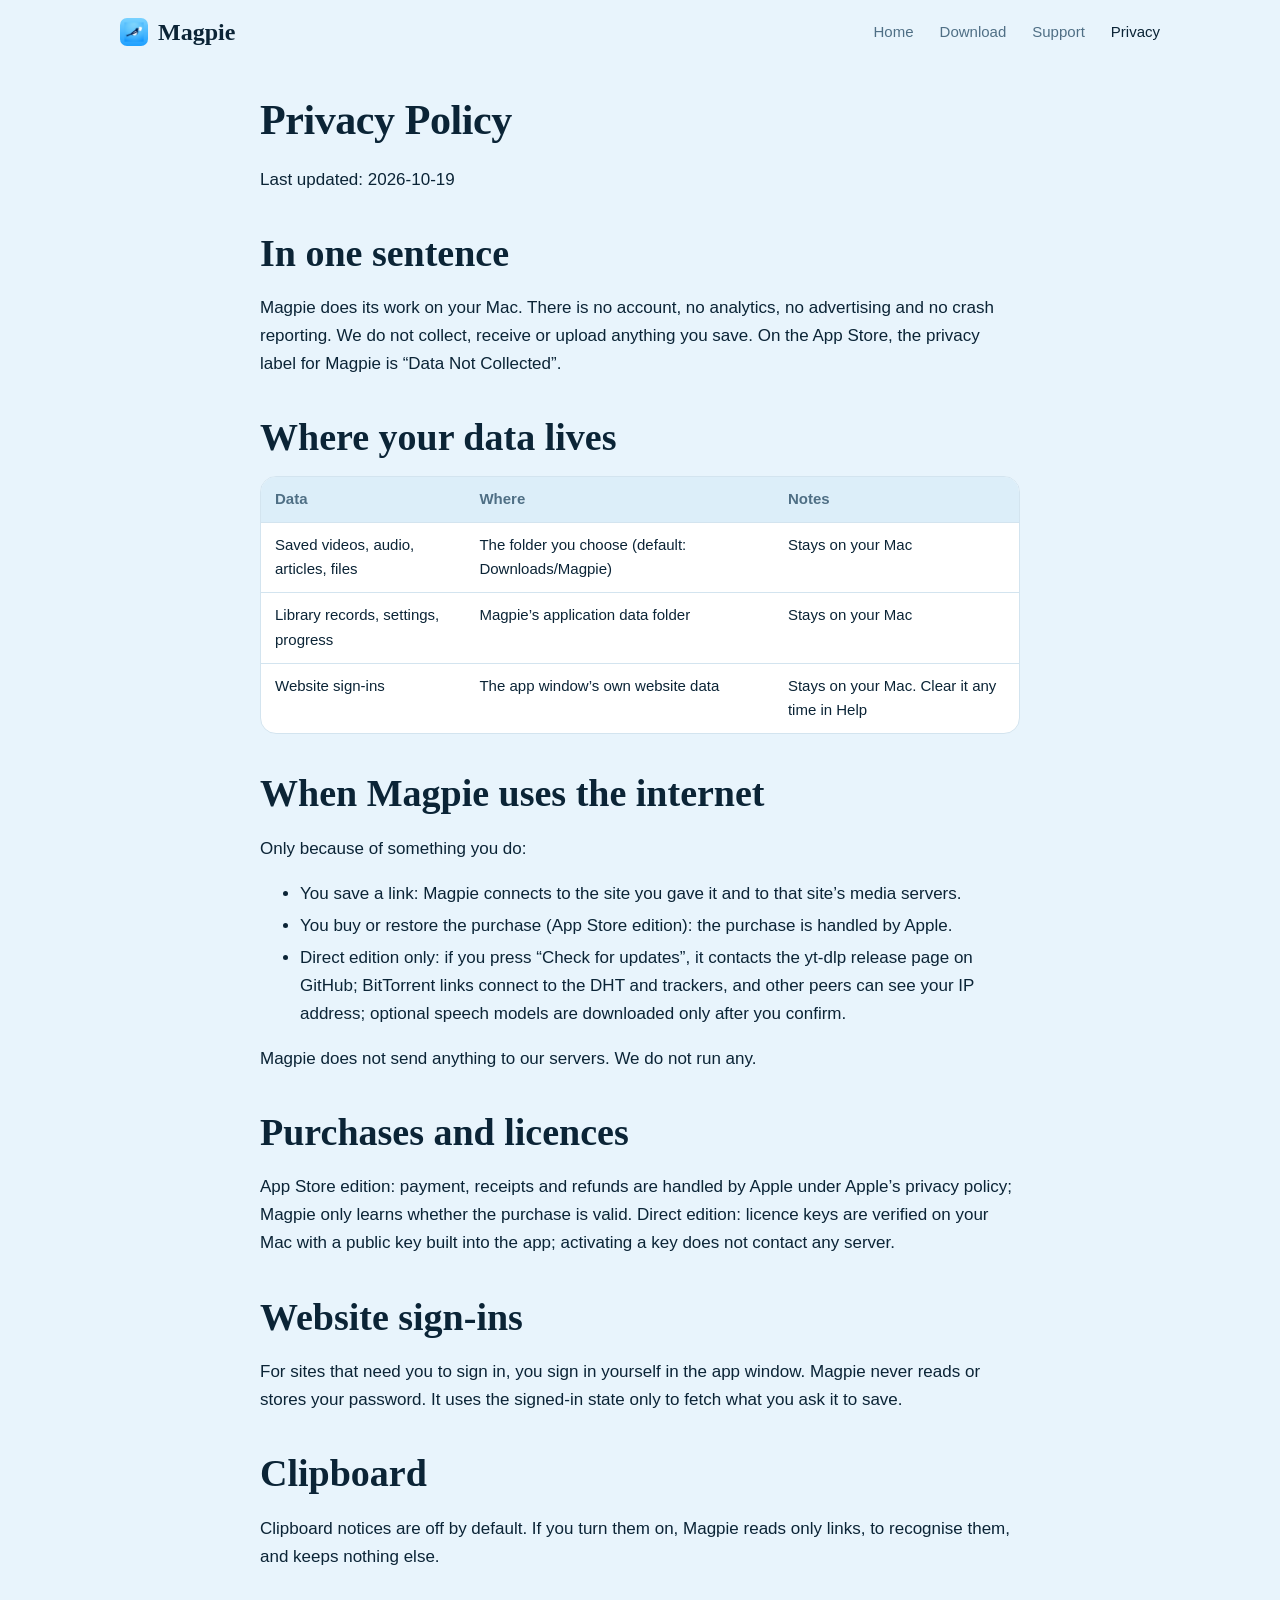
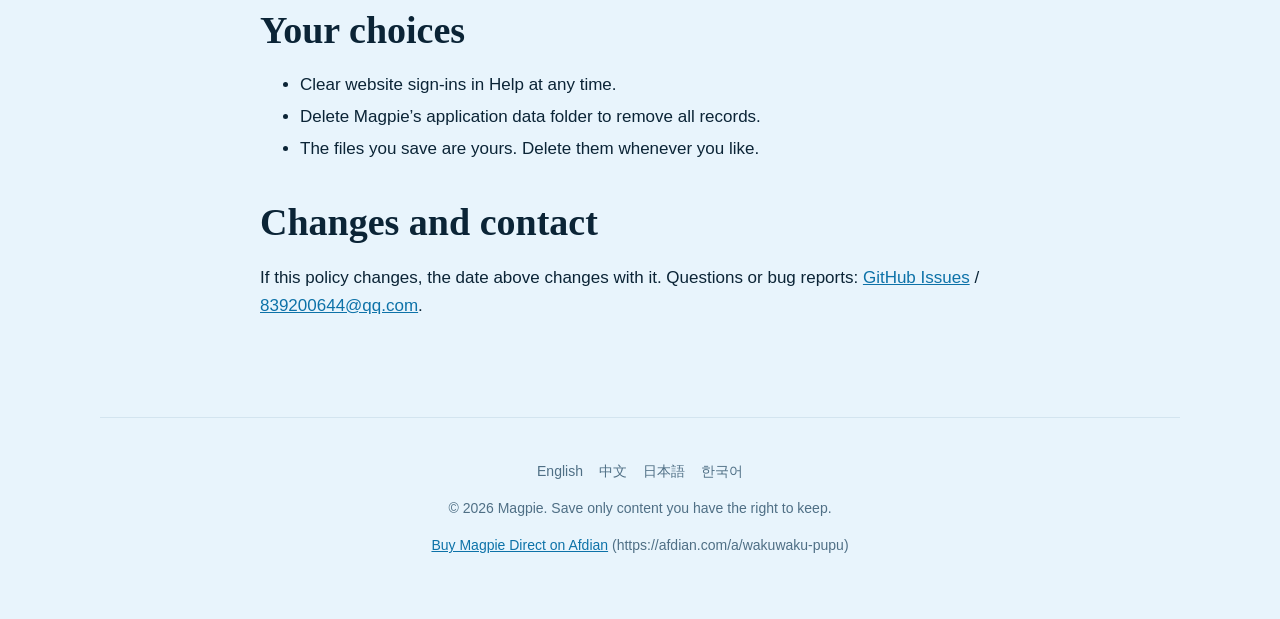
<file: en/privacy.html>
<!doctype html>
<html lang="en">
<head>
<meta charset="utf-8">
<meta name="viewport" content="width=device-width, initial-scale=1">
<title>Privacy Policy – Magpie</title>
<meta name="description" content="Privacy Policy – Magpie">
<link rel="alternate" hreflang="en" href="https://pulapulapin.github.io/magpie/en/privacy.html"><link rel="alternate" hreflang="zh" href="https://pulapulapin.github.io/magpie/zh/privacy.html"><link rel="alternate" hreflang="ja" href="https://pulapulapin.github.io/magpie/ja/privacy.html"><link rel="alternate" hreflang="ko" href="https://pulapulapin.github.io/magpie/ko/privacy.html">
<link rel="icon" href="../assets/icon.png">
<link rel="stylesheet" href="../assets/site.css">
</head>
<body>
<header class="top">
  <a class="brand" href="index.html"><img src="../assets/icon.png" alt="" width="28" height="28"><span>Magpie</span></a>
  <nav aria-label="Main"><a href="index.html">Home</a><a href="download.html">Download</a><a href="support.html">Support</a><a href="privacy.html" aria-current=page>Privacy</a></nav>
</header>
<main>
<article class='doc'><h1>Privacy Policy</h1><p>Last updated: 2026-10-19</p>
<h2>In one sentence</h2>
<p>Magpie does its work on your Mac. There is no account, no analytics, no advertising and no crash reporting. We do not collect, receive or upload anything you save. On the App Store, the privacy label for Magpie is “Data Not Collected”.</p>
<h2>Where your data lives</h2>
<div class="table-wrap"><table><thead><tr><th>Data</th><th>Where</th><th>Notes</th></tr></thead><tbody><tr><td>Saved videos, audio, articles, files</td><td>The folder you choose (default: Downloads/Magpie)</td><td>Stays on your Mac</td></tr><tr><td>Library records, settings, progress</td><td>Magpie’s application data folder</td><td>Stays on your Mac</td></tr><tr><td>Website sign-ins</td><td>The app window’s own website data</td><td>Stays on your Mac. Clear it any time in Help</td></tr></tbody></table></div>
<h2>When Magpie uses the internet</h2>
<p>Only because of something you do:</p>
<ul><li>You save a link: Magpie connects to the site you gave it and to that site’s media servers.</li><li>You buy or restore the purchase (App Store edition): the purchase is handled by Apple.</li><li>Direct edition only: if you press “Check for updates”, it contacts the yt-dlp release page on GitHub; BitTorrent links connect to the DHT and trackers, and other peers can see your IP address; optional speech models are downloaded only after you confirm.</li></ul>
<p>Magpie does not send anything to our servers. We do not run any.</p>
<h2>Purchases and licences</h2>
<p>App Store edition: payment, receipts and refunds are handled by Apple under Apple’s privacy policy; Magpie only learns whether the purchase is valid. Direct edition: licence keys are verified on your Mac with a public key built into the app; activating a key does not contact any server.</p>
<h2>Website sign-ins</h2>
<p>For sites that need you to sign in, you sign in yourself in the app window. Magpie never reads or stores your password. It uses the signed-in state only to fetch what you ask it to save.</p>
<h2>Clipboard</h2>
<p>Clipboard notices are off by default. If you turn them on, Magpie reads only links, to recognise them, and keeps nothing else.</p>
<h2>Your choices</h2>
<ul><li>Clear website sign-ins in Help at any time.</li><li>Delete Magpie’s application data folder to remove all records.</li><li>The files you save are yours. Delete them whenever you like.</li></ul>
<h2>Changes and contact</h2>
<p>If this policy changes, the date above changes with it. Questions or bug reports: <a href="https://github.com/pulapulapin/magpie/issues">GitHub Issues</a> / <a href="mailto:839200644@qq.com">839200644@qq.com</a>.</p></article>
</main>
<footer>
  <p class="lang-switch" aria-label="Language"><a href="../en/privacy.html" hreflang="en" aria-current=true>English</a><a href="../zh/privacy.html" hreflang="zh">中文</a><a href="../ja/privacy.html" hreflang="ja">日本語</a><a href="../ko/privacy.html" hreflang="ko">한국어</a></p>
  <p>© 2026 Magpie. Save only content you have the right to keep.</p>
  <p class="small"><a href="https://afdian.com/a/wakuwaku-pupu">Buy Magpie Direct on Afdian</a> (https://afdian.com/a/wakuwaku-pupu)</p>
</footer>
</body>
</html>
</file>
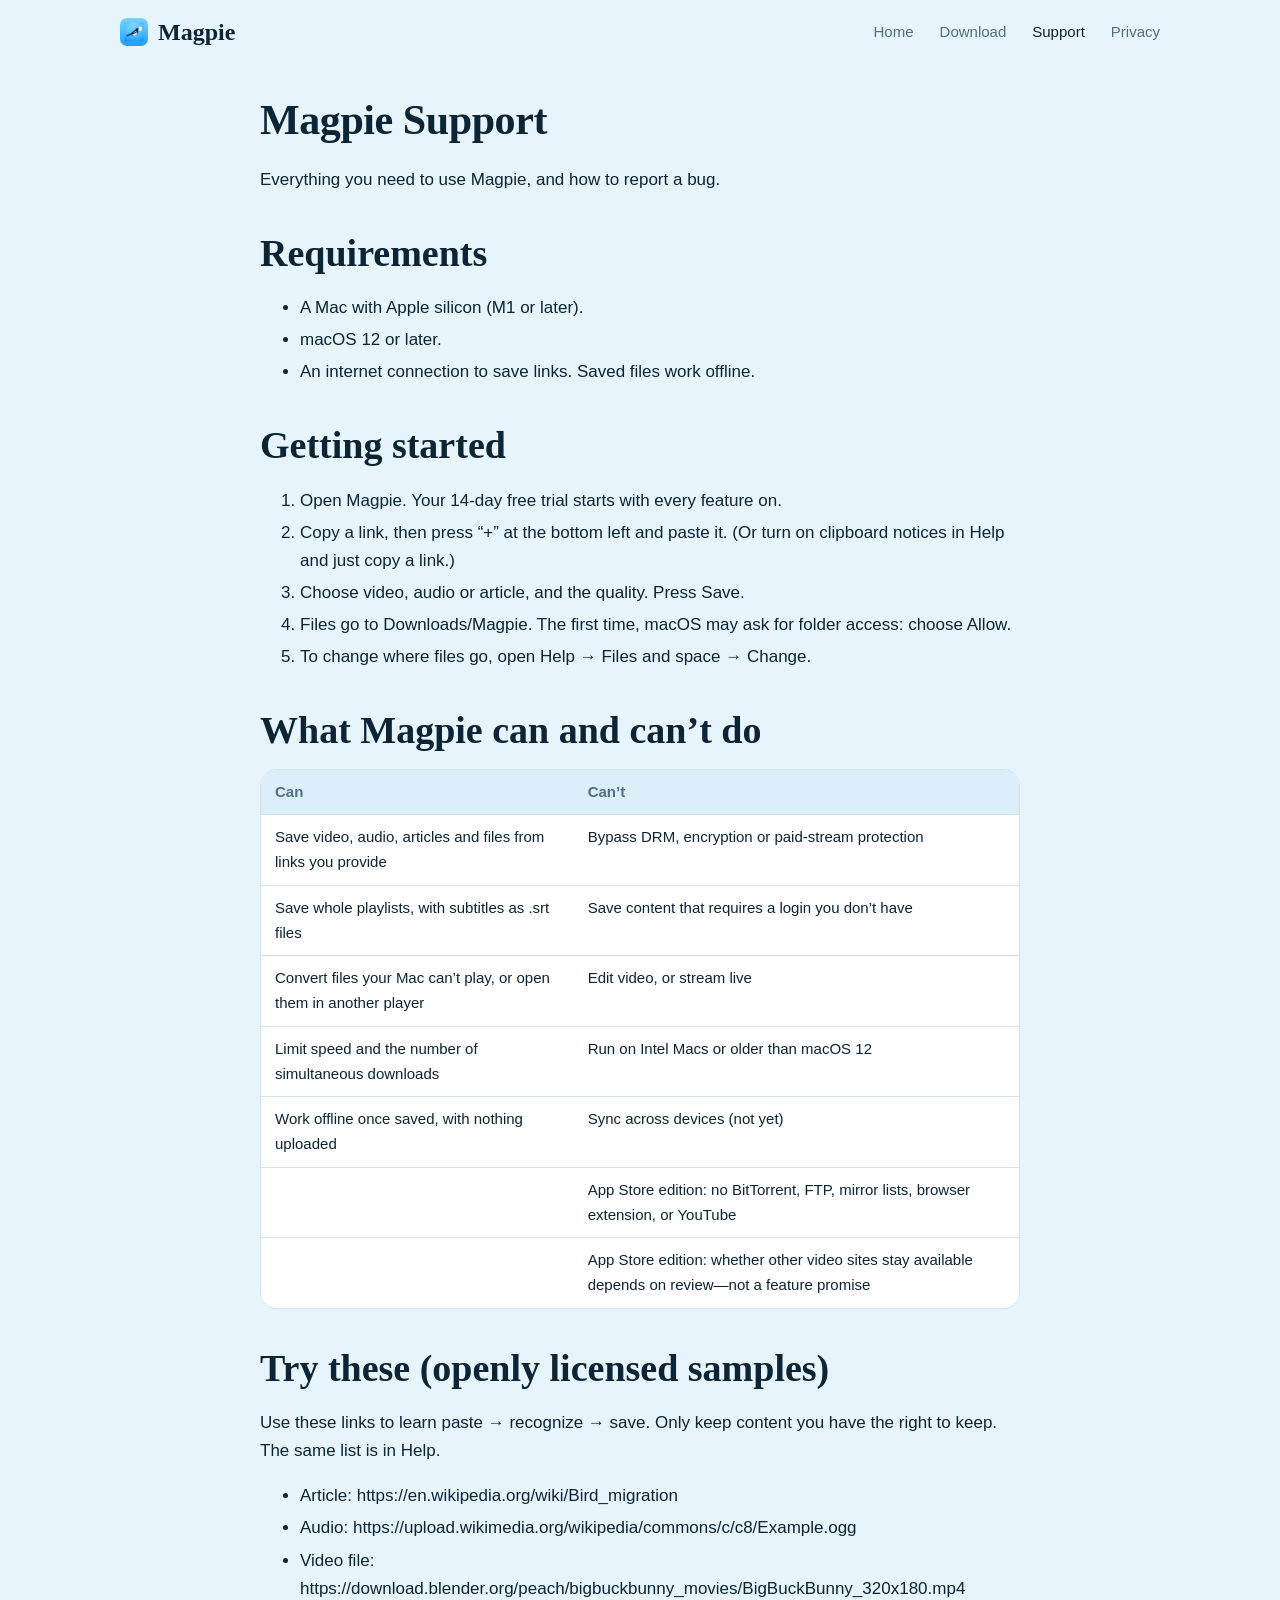
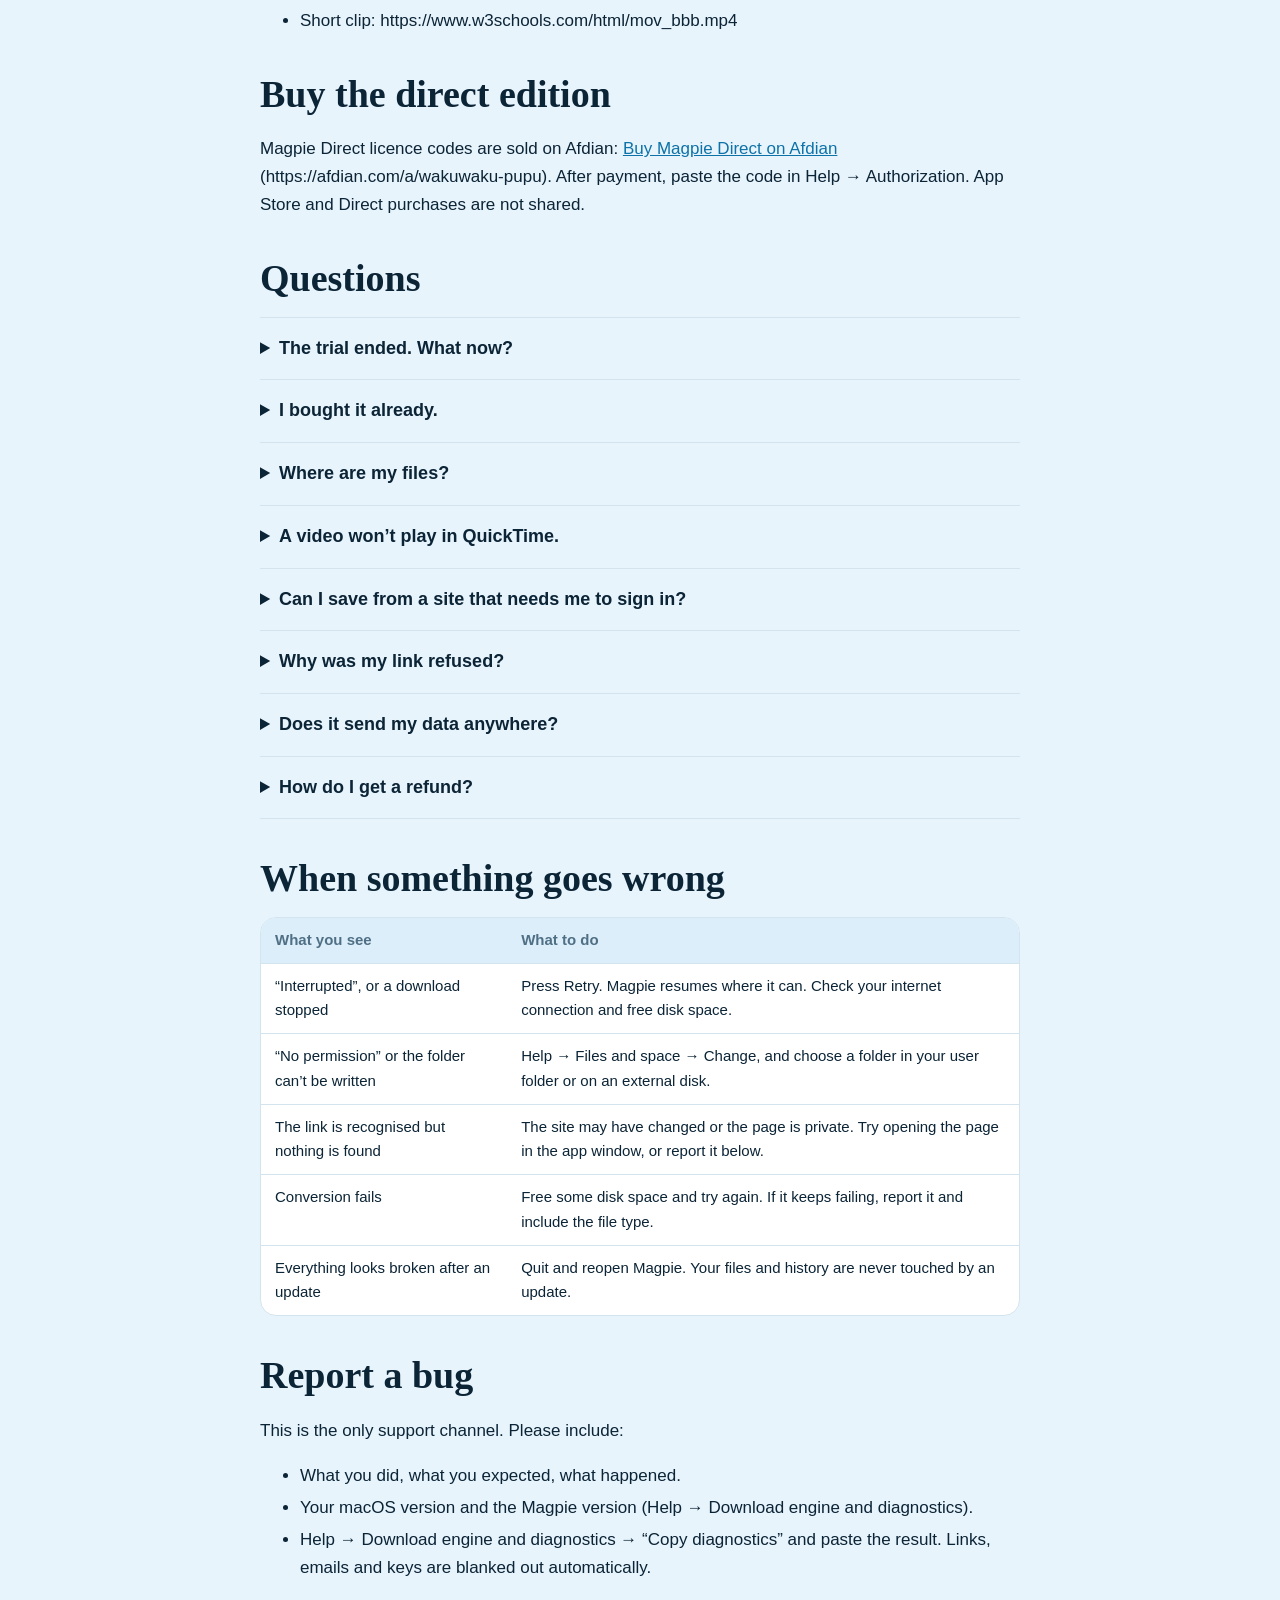
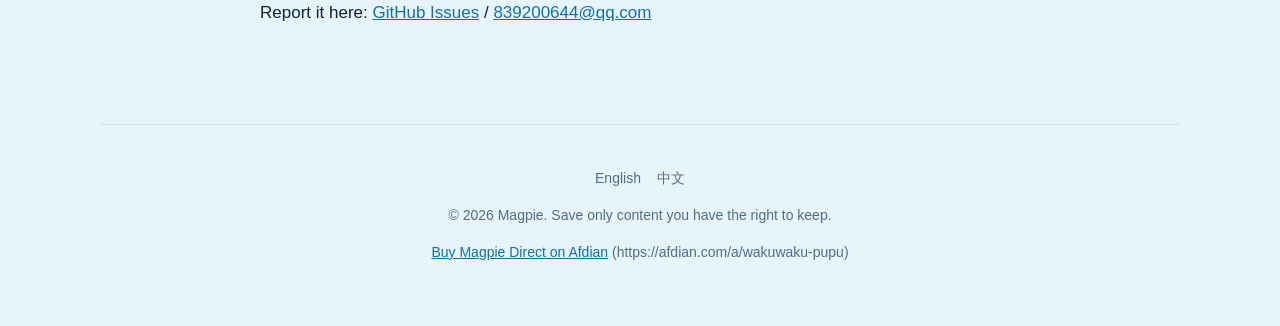
<file: en/support.html>
<!doctype html>
<html lang="en">
<head>
<meta charset="utf-8">
<meta name="viewport" content="width=device-width, initial-scale=1">
<title>Magpie Support – Magpie</title>
<meta name="description" content="Magpie Support – Magpie">
<link rel="alternate" hreflang="en" href="https://pulapulapin.github.io/magpie/en/support.html"><link rel="alternate" hreflang="zh" href="https://pulapulapin.github.io/magpie/zh/support.html">
<link rel="icon" href="../assets/icon.png">
<link rel="stylesheet" href="../assets/site.css">
</head>
<body>
<header class="top">
  <a class="brand" href="index.html"><img src="../assets/icon.png" alt="" width="28" height="28"><span>Magpie</span></a>
  <nav aria-label="Main"><a href="index.html">Home</a><a href="download.html">Download</a><a href="support.html" aria-current=page>Support</a><a href="privacy.html">Privacy</a></nav>
</header>
<main>
<article class='doc'><h1>Magpie Support</h1><p>Everything you need to use Magpie, and how to report a bug.</p>
<h2>Requirements</h2>
<ul><li>A Mac with Apple silicon (M1 or later).</li><li>macOS 12 or later.</li><li>An internet connection to save links. Saved files work offline.</li></ul>
<h2>Getting started</h2>
<ol><li>Open Magpie. Your 14-day free trial starts with every feature on.</li><li>Copy a link, then press “+” at the bottom left and paste it. (Or turn on clipboard notices in Help and just copy a link.)</li><li>Choose video, audio or article, and the quality. Press Save.</li><li>Files go to Downloads/Magpie. The first time, macOS may ask for folder access: choose Allow.</li><li>To change where files go, open Help → Files and space → Change.</li></ol>
<h2>What Magpie can and can’t do</h2>
<div class="table-wrap"><table><thead><tr><th>Can</th><th>Can’t</th></tr></thead><tbody><tr><td>Save video, audio, articles and files from links you provide</td><td>Bypass DRM, encryption or paid-stream protection</td></tr><tr><td>Save whole playlists, with subtitles as .srt files</td><td>Save content that requires a login you don’t have</td></tr><tr><td>Convert files your Mac can’t play, or open them in another player</td><td>Edit video, or stream live</td></tr><tr><td>Limit speed and the number of simultaneous downloads</td><td>Run on Intel Macs or older than macOS 12</td></tr><tr><td>Work offline once saved, with nothing uploaded</td><td>Sync across devices (not yet)</td></tr><tr><td></td><td>App Store edition: no BitTorrent, FTP, mirror lists, browser extension, or YouTube</td></tr><tr><td></td><td>App Store edition: whether other video sites stay available depends on review—not a feature promise</td></tr></tbody></table></div>
<h2>Try these (openly licensed samples)</h2>
<p>Use these links to learn paste → recognize → save. Only keep content you have the right to keep. The same list is in Help.</p>
<ul><li>Article: https://en.wikipedia.org/wiki/Bird_migration</li><li>Audio: https://upload.wikimedia.org/wikipedia/commons/c/c8/Example.ogg</li><li>Video file: https://download.blender.org/peach/bigbuckbunny_movies/BigBuckBunny_320x180.mp4</li><li>Short clip: https://www.w3schools.com/html/mov_bbb.mp4</li></ul>
<h2>Buy the direct edition</h2>
<p>Magpie Direct licence codes are sold on Afdian: <a href="https://afdian.com/a/wakuwaku-pupu">Buy Magpie Direct on Afdian</a> (https://afdian.com/a/wakuwaku-pupu). After payment, paste the code in Help → Authorization. App Store and Direct purchases are not shared.</p>
<h2>Questions</h2>
<details><summary>The trial ended. What now?</summary><p>Open Help → Authorization and press “Unlock full version”. Your saved files and history stay available either way.</p></details><details><summary>I bought it already.</summary><p>App Store: Help → Authorization → “Restore purchase” with the same Apple Account. Direct: paste the Afdian licence code on the same screen.</p></details><details><summary>Where are my files?</summary><p>In Downloads/Magpie, in folders for video, audio, articles and files. Help → Files and space shows the exact path.</p></details><details><summary>A video won’t play in QuickTime.</summary><p>Open the item and choose “Convert”. Magpie makes a version your Mac can play, or you can open the original in another player.</p></details><details><summary>Can I save from a site that needs me to sign in?</summary><p>Sign in in the app window and wait until the page content loads—only then will Magpie recognize and save. Leaving the login window open on the sign-in page is not enough. Magpie never sees your password. You can clear sign-ins in Help (in-progress downloads that still need a sign-in may then fail).</p></details><details><summary>Why was my link refused?</summary><p>Magpie tells you the reason in plain words. Common ones: the stream is protected, the page is private, or the site isn’t supported in this edition. That is an intentional refusal, not a broken app.</p></details><details><summary>Does it send my data anywhere?</summary><p>No. See the privacy policy.</p></details><details><summary>How do I get a refund?</summary><p>App Store purchases are refunded by Apple at reportaproblem.apple.com. Direct licence codes are generally non-refundable once redeemed (try the 14-day trial first).</p></details>
<h2>When something goes wrong</h2>
<div class="table-wrap"><table><thead><tr><th>What you see</th><th>What to do</th></tr></thead><tbody><tr><td>“Interrupted”, or a download stopped</td><td>Press Retry. Magpie resumes where it can. Check your internet connection and free disk space.</td></tr><tr><td>“No permission” or the folder can’t be written</td><td>Help → Files and space → Change, and choose a folder in your user folder or on an external disk.</td></tr><tr><td>The link is recognised but nothing is found</td><td>The site may have changed or the page is private. Try opening the page in the app window, or report it below.</td></tr><tr><td>Conversion fails</td><td>Free some disk space and try again. If it keeps failing, report it and include the file type.</td></tr><tr><td>Everything looks broken after an update</td><td>Quit and reopen Magpie. Your files and history are never touched by an update.</td></tr></tbody></table></div>
<h2>Report a bug</h2>
<p>This is the only support channel. Please include:</p>
<ul><li>What you did, what you expected, what happened.</li><li>Your macOS version and the Magpie version (Help → Download engine and diagnostics).</li><li>Help → Download engine and diagnostics → “Copy diagnostics” and paste the result. Links, emails and keys are blanked out automatically.</li></ul>
<p>Report it here: <a href="https://github.com/pulapulapin/magpie/issues">GitHub Issues</a> / <a href="mailto:839200644@qq.com">839200644@qq.com</a></p></article>
</main>
<footer>
  <p class="lang-switch" aria-label="Language"><a href="../en/support.html" hreflang="en" aria-current=true>English</a><a href="../zh/support.html" hreflang="zh">中文</a></p>
  <p>© 2026 Magpie. Save only content you have the right to keep.</p>
  <p class="small"><a href="https://afdian.com/a/wakuwaku-pupu">Buy Magpie Direct on Afdian</a> (https://afdian.com/a/wakuwaku-pupu)</p>
</footer>
</body>
</html>
</file>
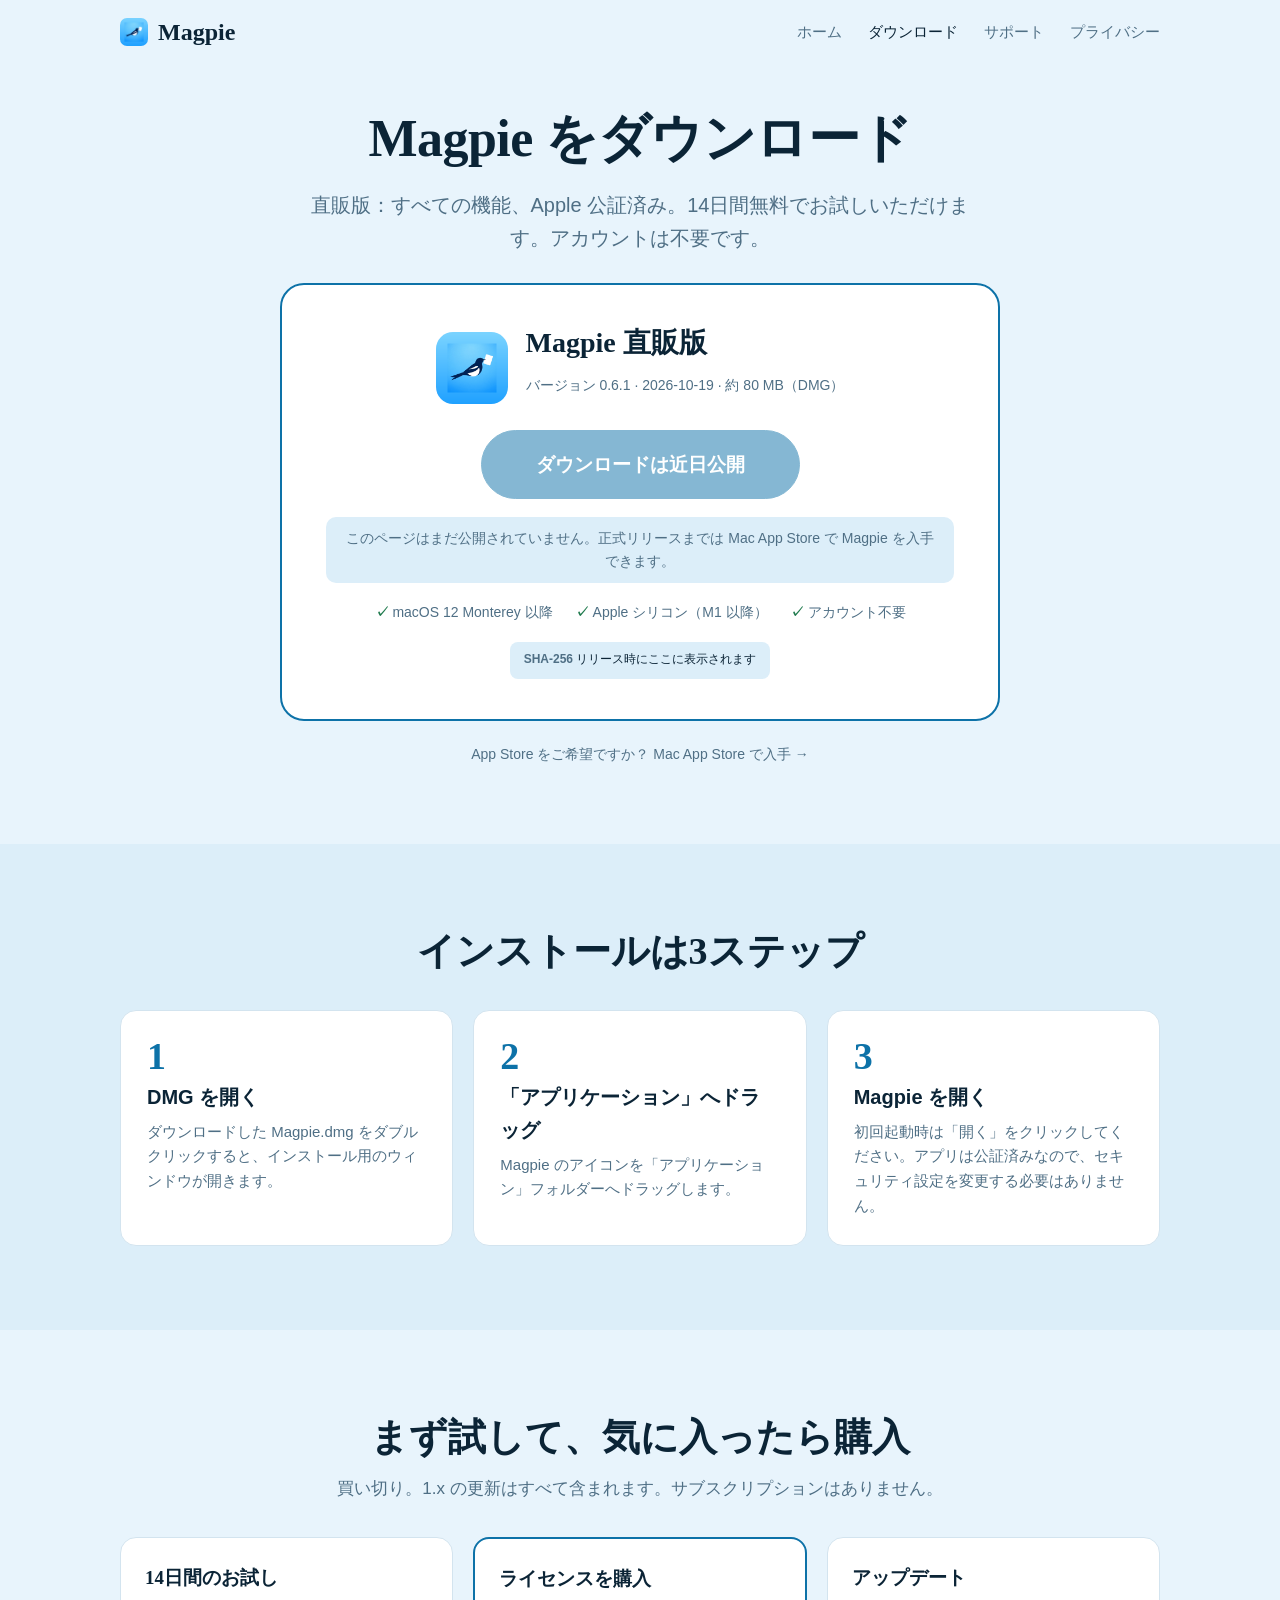
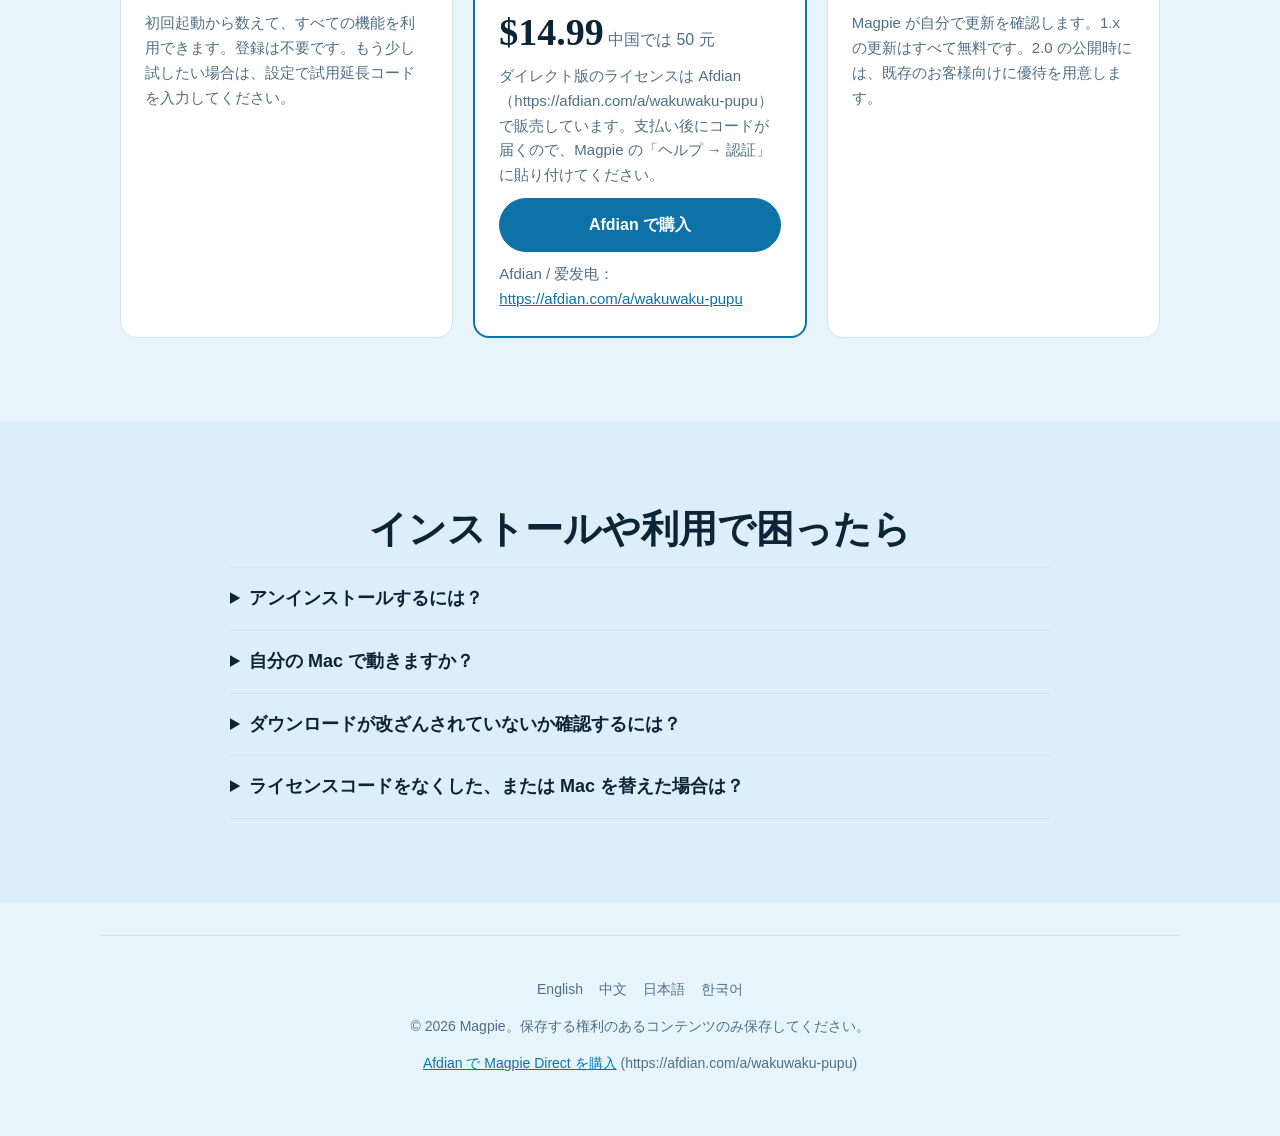
<file: ja/download.html>
<!doctype html>
<html lang="ja">
<head>
<meta charset="utf-8">
<meta name="viewport" content="width=device-width, initial-scale=1">
<title>Magpie をダウンロード（Mac）</title>
<meta name="description" content="Magpie 直販版：フル機能、Apple 公証済み。14日間無料で試せます。アカウント不要。">
<link rel="alternate" hreflang="en" href="https://pulapulapin.github.io/magpie/en/download.html"><link rel="alternate" hreflang="zh" href="https://pulapulapin.github.io/magpie/zh/download.html"><link rel="alternate" hreflang="ja" href="https://pulapulapin.github.io/magpie/ja/download.html"><link rel="alternate" hreflang="ko" href="https://pulapulapin.github.io/magpie/ko/download.html">
<link rel="icon" href="../assets/icon.png">
<link rel="stylesheet" href="../assets/site.css">
</head>
<body>
<header class="top">
  <a class="brand" href="index.html"><img src="../assets/icon.png" alt="" width="28" height="28"><span>Magpie</span></a>
  <nav aria-label="Main"><a href="index.html">ホーム</a><a href="download.html" aria-current=page>ダウンロード</a><a href="../en/support.html">サポート</a><a href="privacy.html">プライバシー</a></nav>
</header>
<main>
<section class="hero center-hero">
  <h1>Magpie をダウンロード</h1>
  <p class="lead">直販版：すべての機能、Apple 公証済み。14日間無料でお試しいただけます。アカウントは不要です。</p>
  <div class="dl-card">
    <div class="dl-head"><img src="../assets/icon.png" alt="" width="72" height="72"><div><h2>Magpie 直販版</h2><p class="small">バージョン 0.6.1 · 2026-10-19 · 約 80 MB（DMG）</p></div></div>
    <p class="cta"><span class="btn primary big disabled" aria-disabled="true">ダウンロードは近日公開</span></p><p class="small notice">このページはまだ公開されていません。正式リリースまでは Mac App Store で Magpie を入手できます。</p>
    <ul class="reqs"><li>macOS 12 Monterey 以降</li><li>Apple シリコン（M1 以降）</li><li>アカウント不要</li></ul>
    <p class="sha"><b>SHA-256</b> <code>リリース時にここに表示されます</code></p>
  </div>
  <p class="small">App Store をご希望ですか？ <span>Mac App Store で入手 →</span></p>
</section>
<section class="block band"><h2>インストールは3ステップ</h2><ol class="steps"><li><strong>DMG を開く</strong><span>ダウンロードした Magpie.dmg をダブルクリックすると、インストール用のウィンドウが開きます。</span></li><li><strong>「アプリケーション」へドラッグ</strong><span>Magpie のアイコンを「アプリケーション」フォルダーへドラッグします。</span></li><li><strong>Magpie を開く</strong><span>初回起動時は「開く」をクリックしてください。アプリは公証済みなので、セキュリティ設定を変更する必要はありません。</span></li></ol></section>
<section class="block"><h2>まず試して、気に入ったら購入</h2><p class="sub">買い切り。1.x の更新はすべて含まれます。サブスクリプションはありません。</p>
<div class="trio">
  <article class="card"><h3>14日間のお試し</h3><p>初回起動から数えて、すべての機能を利用できます。登録は不要です。もう少し試したい場合は、設定で試用延長コードを入力してください。</p></article>
  <article class="card featured"><h3>ライセンスを購入</h3><p class="price"><b>$14.99</b> <span>中国では 50 元</span></p><p>ダイレクト版のライセンスは Afdian（https://afdian.com/a/wakuwaku-pupu）で販売しています。支払い後にコードが届くので、Magpie の「ヘルプ → 認証」に貼り付けてください。</p><a class="btn primary block-btn" href="https://afdian.com/a/wakuwaku-pupu">Afdian で購入</a><p class="small">Afdian / 爱发电：<a href="https://afdian.com/a/wakuwaku-pupu">https://afdian.com/a/wakuwaku-pupu</a></p></article>
  <article class="card"><h3>アップデート</h3><p>Magpie が自分で更新を確認します。1.x の更新はすべて無料です。2.0 の公開時には、既存のお客様向けに優待を用意します。</p></article>
</div></section>
<section class="block band"><h2>インストールや利用で困ったら</h2><details><summary>アンインストールするには？</summary><p>Magpie を「アプリケーション」からゴミ箱へドラッグします。保存したファイルは「ダウンロード/Magpie」フォルダーに残ります。</p></details><details><summary>自分の Mac で動きますか？</summary><p>Apple シリコン（M1 以降）と macOS 12 以降が必要です。Intel Mac は現時点では未対応です。</p></details><details><summary>ダウンロードが改ざんされていないか確認するには？</summary><p>上の SHA-256 と比較します。ターミナルで shasum -a 256 に続けて DMG ファイルのパスを入力して実行してください。</p></details><details><summary>ライセンスコードをなくした、または Mac を替えた場合は？</summary><p>サポートページでご連絡ください。購入を証明するものを添えてください。</p></details></section>
</main>
<footer>
  <p class="lang-switch" aria-label="Language"><a href="../en/download.html" hreflang="en">English</a><a href="../zh/download.html" hreflang="zh">中文</a><a href="../ja/download.html" hreflang="ja" aria-current=true>日本語</a><a href="../ko/download.html" hreflang="ko">한국어</a></p>
  <p>© 2026 Magpie。保存する権利のあるコンテンツのみ保存してください。</p>
  <p class="small"><a href="https://afdian.com/a/wakuwaku-pupu">Afdian で Magpie Direct を購入</a> (https://afdian.com/a/wakuwaku-pupu)</p>
</footer>
</body>
</html>
</file>
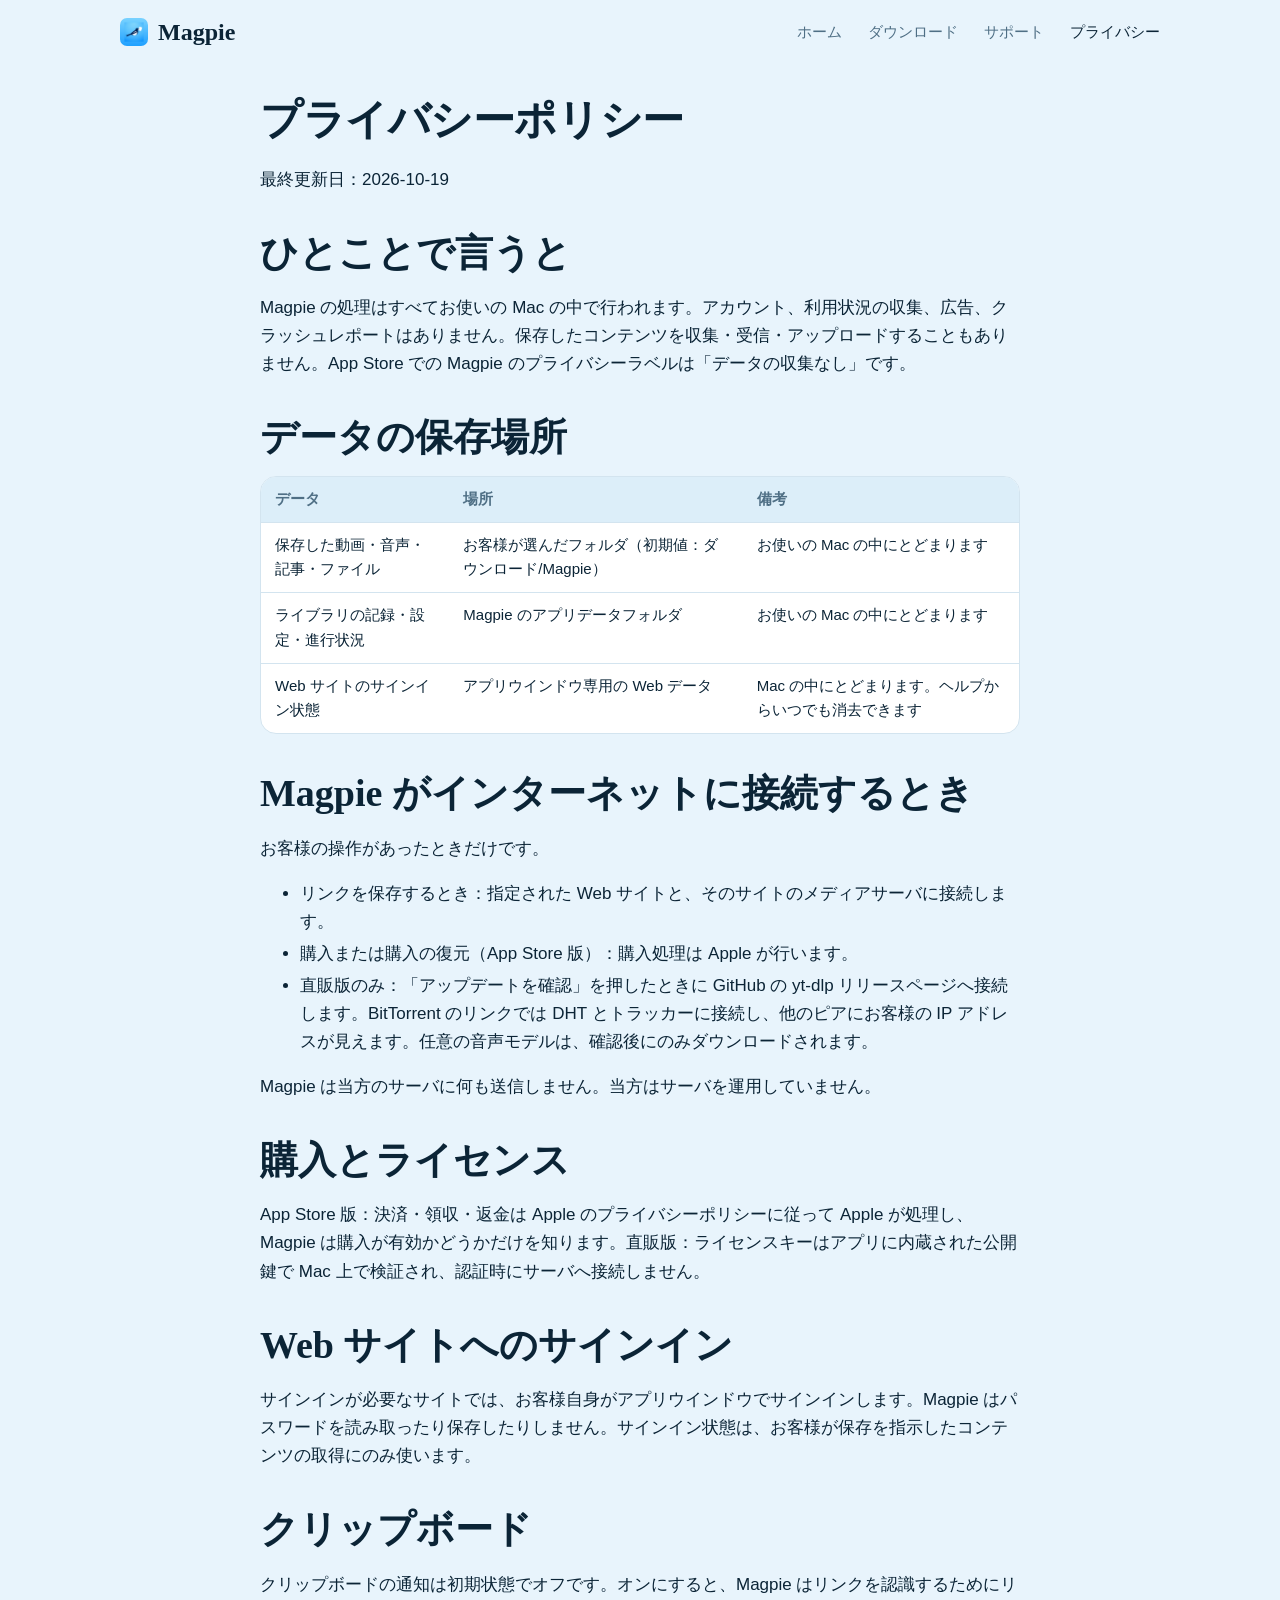
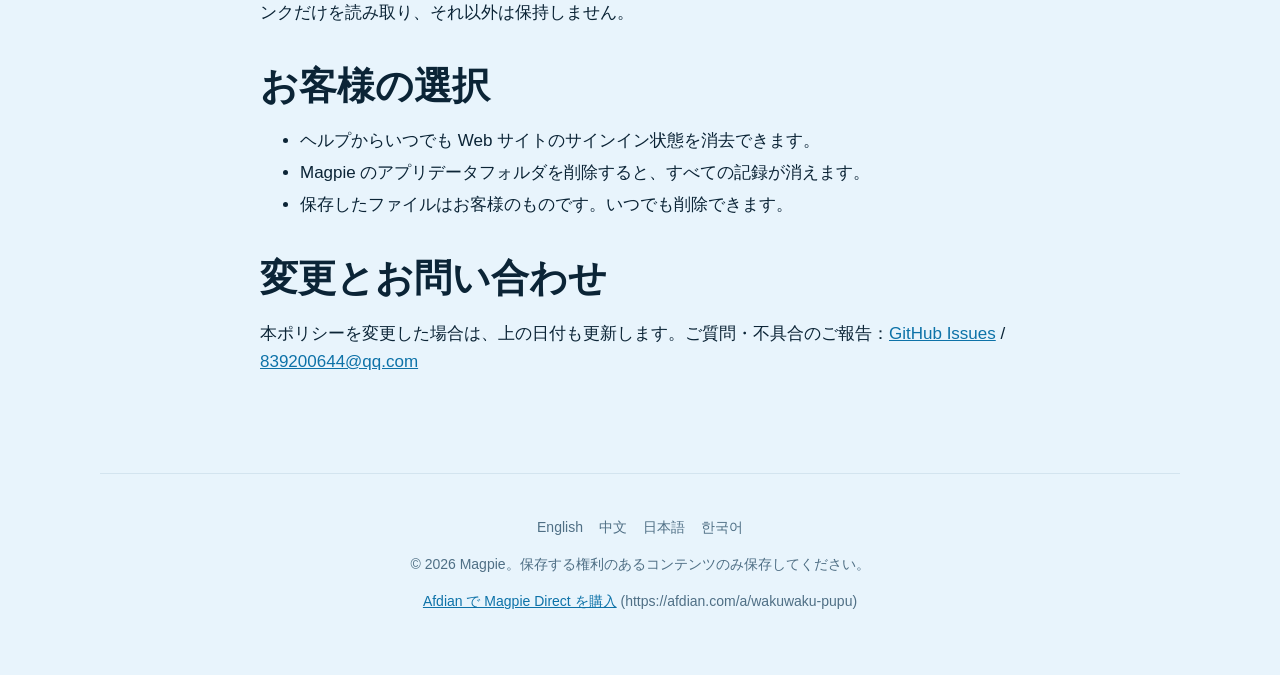
<file: ja/privacy.html>
<!doctype html>
<html lang="ja">
<head>
<meta charset="utf-8">
<meta name="viewport" content="width=device-width, initial-scale=1">
<title>プライバシーポリシー – Magpie</title>
<meta name="description" content="プライバシーポリシー – Magpie">
<link rel="alternate" hreflang="en" href="https://pulapulapin.github.io/magpie/en/privacy.html"><link rel="alternate" hreflang="zh" href="https://pulapulapin.github.io/magpie/zh/privacy.html"><link rel="alternate" hreflang="ja" href="https://pulapulapin.github.io/magpie/ja/privacy.html"><link rel="alternate" hreflang="ko" href="https://pulapulapin.github.io/magpie/ko/privacy.html">
<link rel="icon" href="../assets/icon.png">
<link rel="stylesheet" href="../assets/site.css">
</head>
<body>
<header class="top">
  <a class="brand" href="index.html"><img src="../assets/icon.png" alt="" width="28" height="28"><span>Magpie</span></a>
  <nav aria-label="Main"><a href="index.html">ホーム</a><a href="download.html">ダウンロード</a><a href="../en/support.html">サポート</a><a href="privacy.html" aria-current=page>プライバシー</a></nav>
</header>
<main>
<article class='doc'><h1>プライバシーポリシー</h1><p>最終更新日：2026-10-19</p>
<h2>ひとことで言うと</h2>
<p>Magpie の処理はすべてお使いの Mac の中で行われます。アカウント、利用状況の収集、広告、クラッシュレポートはありません。保存したコンテンツを収集・受信・アップロードすることもありません。App Store での Magpie のプライバシーラベルは「データの収集なし」です。</p>
<h2>データの保存場所</h2>
<div class="table-wrap"><table><thead><tr><th>データ</th><th>場所</th><th>備考</th></tr></thead><tbody><tr><td>保存した動画・音声・記事・ファイル</td><td>お客様が選んだフォルダ（初期値：ダウンロード/Magpie）</td><td>お使いの Mac の中にとどまります</td></tr><tr><td>ライブラリの記録・設定・進行状況</td><td>Magpie のアプリデータフォルダ</td><td>お使いの Mac の中にとどまります</td></tr><tr><td>Web サイトのサインイン状態</td><td>アプリウインドウ専用の Web データ</td><td>Mac の中にとどまります。ヘルプからいつでも消去できます</td></tr></tbody></table></div>
<h2>Magpie がインターネットに接続するとき</h2>
<p>お客様の操作があったときだけです。</p>
<ul><li>リンクを保存するとき：指定された Web サイトと、そのサイトのメディアサーバに接続します。</li><li>購入または購入の復元（App Store 版）：購入処理は Apple が行います。</li><li>直販版のみ：「アップデートを確認」を押したときに GitHub の yt-dlp リリースページへ接続します。BitTorrent のリンクでは DHT とトラッカーに接続し、他のピアにお客様の IP アドレスが見えます。任意の音声モデルは、確認後にのみダウンロードされます。</li></ul>
<p>Magpie は当方のサーバに何も送信しません。当方はサーバを運用していません。</p>
<h2>購入とライセンス</h2>
<p>App Store 版：決済・領収・返金は Apple のプライバシーポリシーに従って Apple が処理し、Magpie は購入が有効かどうかだけを知ります。直販版：ライセンスキーはアプリに内蔵された公開鍵で Mac 上で検証され、認証時にサーバへ接続しません。</p>
<h2>Web サイトへのサインイン</h2>
<p>サインインが必要なサイトでは、お客様自身がアプリウインドウでサインインします。Magpie はパスワードを読み取ったり保存したりしません。サインイン状態は、お客様が保存を指示したコンテンツの取得にのみ使います。</p>
<h2>クリップボード</h2>
<p>クリップボードの通知は初期状態でオフです。オンにすると、Magpie はリンクを認識するためにリンクだけを読み取り、それ以外は保持しません。</p>
<h2>お客様の選択</h2>
<ul><li>ヘルプからいつでも Web サイトのサインイン状態を消去できます。</li><li>Magpie のアプリデータフォルダを削除すると、すべての記録が消えます。</li><li>保存したファイルはお客様のものです。いつでも削除できます。</li></ul>
<h2>変更とお問い合わせ</h2>
<p>本ポリシーを変更した場合は、上の日付も更新します。ご質問・不具合のご報告：<a href="https://github.com/pulapulapin/magpie/issues">GitHub Issues</a> / <a href="mailto:839200644@qq.com">839200644@qq.com</a></p></article>
</main>
<footer>
  <p class="lang-switch" aria-label="Language"><a href="../en/privacy.html" hreflang="en">English</a><a href="../zh/privacy.html" hreflang="zh">中文</a><a href="../ja/privacy.html" hreflang="ja" aria-current=true>日本語</a><a href="../ko/privacy.html" hreflang="ko">한국어</a></p>
  <p>© 2026 Magpie。保存する権利のあるコンテンツのみ保存してください。</p>
  <p class="small"><a href="https://afdian.com/a/wakuwaku-pupu">Afdian で Magpie Direct を購入</a> (https://afdian.com/a/wakuwaku-pupu)</p>
</footer>
</body>
</html>
</file>
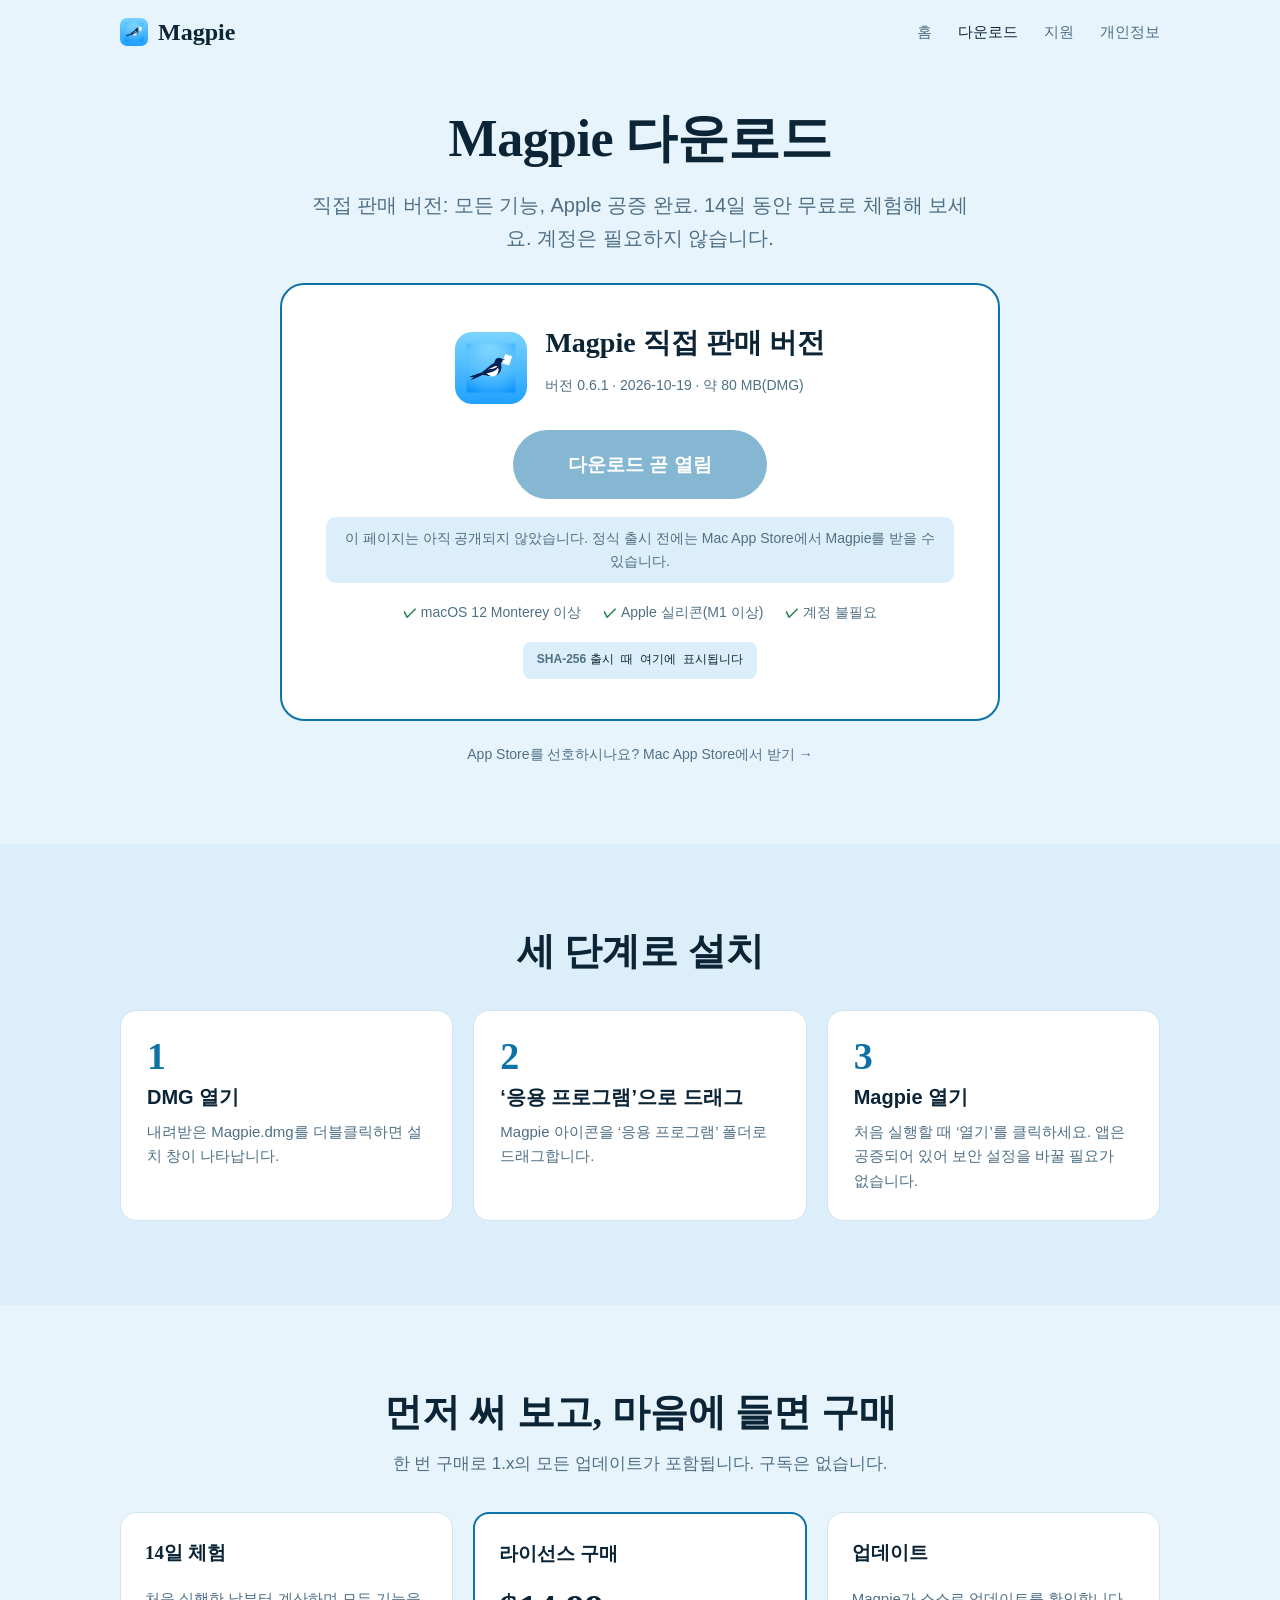
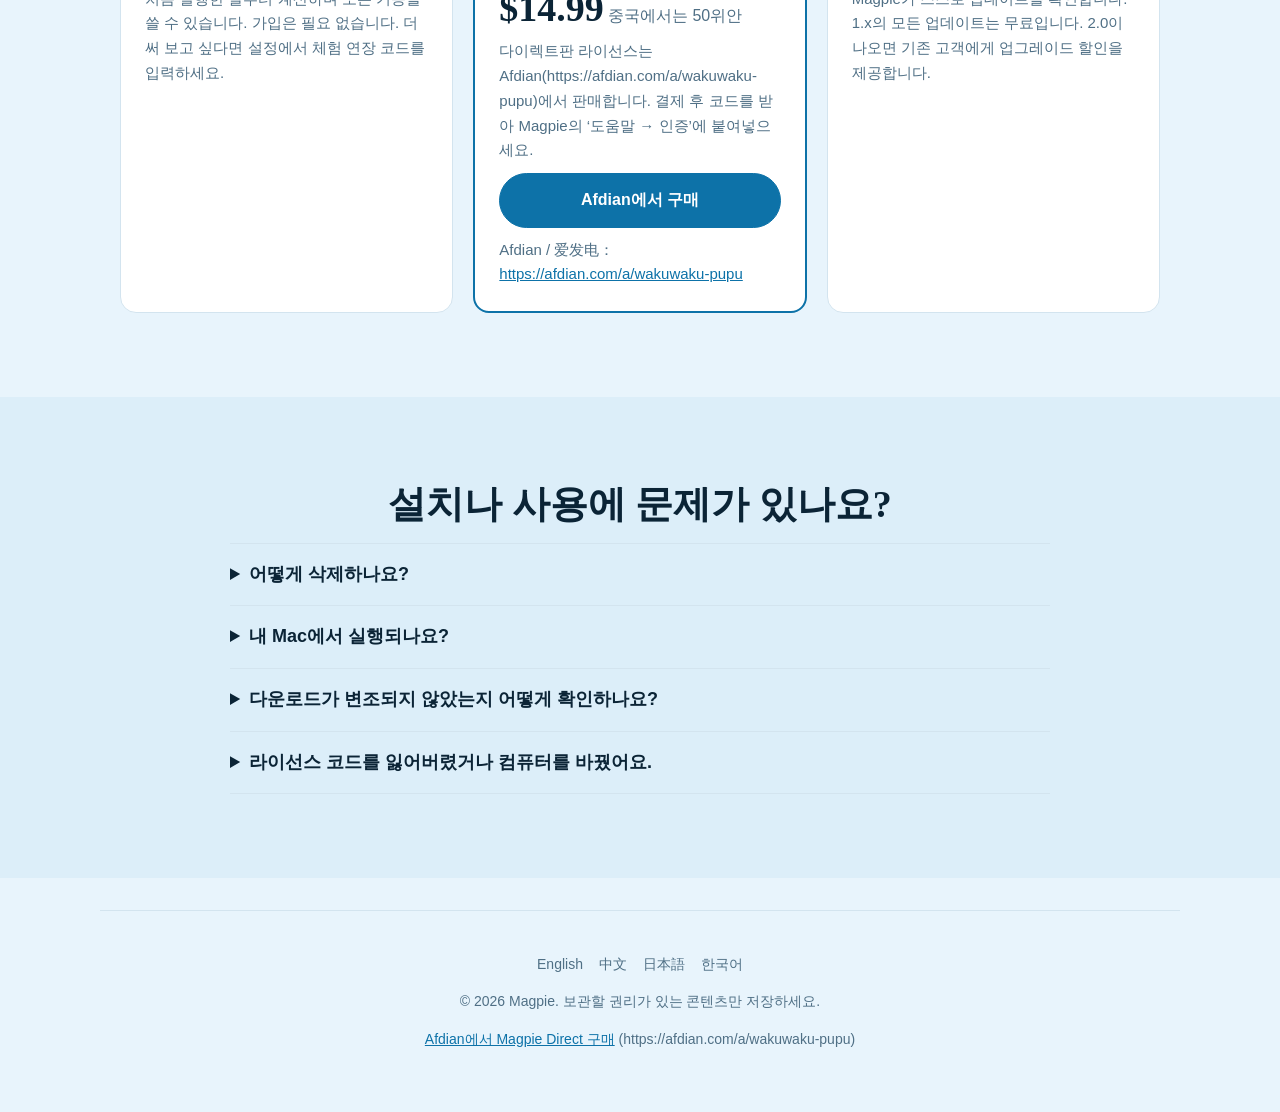
<file: ko/download.html>
<!doctype html>
<html lang="ko">
<head>
<meta charset="utf-8">
<meta name="viewport" content="width=device-width, initial-scale=1">
<title>Magpie 다운로드(Mac)</title>
<meta name="description" content="Magpie 직접 판매 버전: 전체 기능, Apple 공증 완료. 14일 무료 체험, 계정 불필요.">
<link rel="alternate" hreflang="en" href="https://pulapulapin.github.io/magpie/en/download.html"><link rel="alternate" hreflang="zh" href="https://pulapulapin.github.io/magpie/zh/download.html"><link rel="alternate" hreflang="ja" href="https://pulapulapin.github.io/magpie/ja/download.html"><link rel="alternate" hreflang="ko" href="https://pulapulapin.github.io/magpie/ko/download.html">
<link rel="icon" href="../assets/icon.png">
<link rel="stylesheet" href="../assets/site.css">
</head>
<body>
<header class="top">
  <a class="brand" href="index.html"><img src="../assets/icon.png" alt="" width="28" height="28"><span>Magpie</span></a>
  <nav aria-label="Main"><a href="index.html">홈</a><a href="download.html" aria-current=page>다운로드</a><a href="../en/support.html">지원</a><a href="privacy.html">개인정보</a></nav>
</header>
<main>
<section class="hero center-hero">
  <h1>Magpie 다운로드</h1>
  <p class="lead">직접 판매 버전: 모든 기능, Apple 공증 완료. 14일 동안 무료로 체험해 보세요. 계정은 필요하지 않습니다.</p>
  <div class="dl-card">
    <div class="dl-head"><img src="../assets/icon.png" alt="" width="72" height="72"><div><h2>Magpie 직접 판매 버전</h2><p class="small">버전 0.6.1 · 2026-10-19 · 약 80 MB(DMG)</p></div></div>
    <p class="cta"><span class="btn primary big disabled" aria-disabled="true">다운로드 곧 열림</span></p><p class="small notice">이 페이지는 아직 공개되지 않았습니다. 정식 출시 전에는 Mac App Store에서 Magpie를 받을 수 있습니다.</p>
    <ul class="reqs"><li>macOS 12 Monterey 이상</li><li>Apple 실리콘(M1 이상)</li><li>계정 불필요</li></ul>
    <p class="sha"><b>SHA-256</b> <code>출시 때 여기에 표시됩니다</code></p>
  </div>
  <p class="small">App Store를 선호하시나요? <span>Mac App Store에서 받기 →</span></p>
</section>
<section class="block band"><h2>세 단계로 설치</h2><ol class="steps"><li><strong>DMG 열기</strong><span>내려받은 Magpie.dmg를 더블클릭하면 설치 창이 나타납니다.</span></li><li><strong>‘응용 프로그램’으로 드래그</strong><span>Magpie 아이콘을 ‘응용 프로그램’ 폴더로 드래그합니다.</span></li><li><strong>Magpie 열기</strong><span>처음 실행할 때 ‘열기’를 클릭하세요. 앱은 공증되어 있어 보안 설정을 바꿀 필요가 없습니다.</span></li></ol></section>
<section class="block"><h2>먼저 써 보고, 마음에 들면 구매</h2><p class="sub">한 번 구매로 1.x의 모든 업데이트가 포함됩니다. 구독은 없습니다.</p>
<div class="trio">
  <article class="card"><h3>14일 체험</h3><p>처음 실행한 날부터 계산하며 모든 기능을 쓸 수 있습니다. 가입은 필요 없습니다. 더 써 보고 싶다면 설정에서 체험 연장 코드를 입력하세요.</p></article>
  <article class="card featured"><h3>라이선스 구매</h3><p class="price"><b>$14.99</b> <span>중국에서는 50위안</span></p><p>다이렉트판 라이선스는 Afdian(https://afdian.com/a/wakuwaku-pupu)에서 판매합니다. 결제 후 코드를 받아 Magpie의 ‘도움말 → 인증’에 붙여넣으세요.</p><a class="btn primary block-btn" href="https://afdian.com/a/wakuwaku-pupu">Afdian에서 구매</a><p class="small">Afdian / 爱发电：<a href="https://afdian.com/a/wakuwaku-pupu">https://afdian.com/a/wakuwaku-pupu</a></p></article>
  <article class="card"><h3>업데이트</h3><p>Magpie가 스스로 업데이트를 확인합니다. 1.x의 모든 업데이트는 무료입니다. 2.0이 나오면 기존 고객에게 업그레이드 할인을 제공합니다.</p></article>
</div></section>
<section class="block band"><h2>설치나 사용에 문제가 있나요?</h2><details><summary>어떻게 삭제하나요?</summary><p>Magpie를 ‘응용 프로그램’에서 휴지통으로 드래그하세요. 저장한 파일은 ‘다운로드/Magpie’ 폴더에 그대로 남습니다.</p></details><details><summary>내 Mac에서 실행되나요?</summary><p>Apple 실리콘(M1 이상)과 macOS 12 이상이 필요합니다. Intel Mac은 아직 지원하지 않습니다.</p></details><details><summary>다운로드가 변조되지 않았는지 어떻게 확인하나요?</summary><p>위의 SHA-256과 비교하세요. 터미널에서 shasum -a 256 뒤에 DMG 파일 경로를 붙여 실행합니다.</p></details><details><summary>라이선스 코드를 잃어버렸거나 컴퓨터를 바꿨어요.</summary><p>지원 페이지에서 구매 증빙과 함께 알려 주세요.</p></details></section>
</main>
<footer>
  <p class="lang-switch" aria-label="Language"><a href="../en/download.html" hreflang="en">English</a><a href="../zh/download.html" hreflang="zh">中文</a><a href="../ja/download.html" hreflang="ja">日本語</a><a href="../ko/download.html" hreflang="ko" aria-current=true>한국어</a></p>
  <p>© 2026 Magpie. 보관할 권리가 있는 콘텐츠만 저장하세요.</p>
  <p class="small"><a href="https://afdian.com/a/wakuwaku-pupu">Afdian에서 Magpie Direct 구매</a> (https://afdian.com/a/wakuwaku-pupu)</p>
</footer>
</body>
</html>
</file>
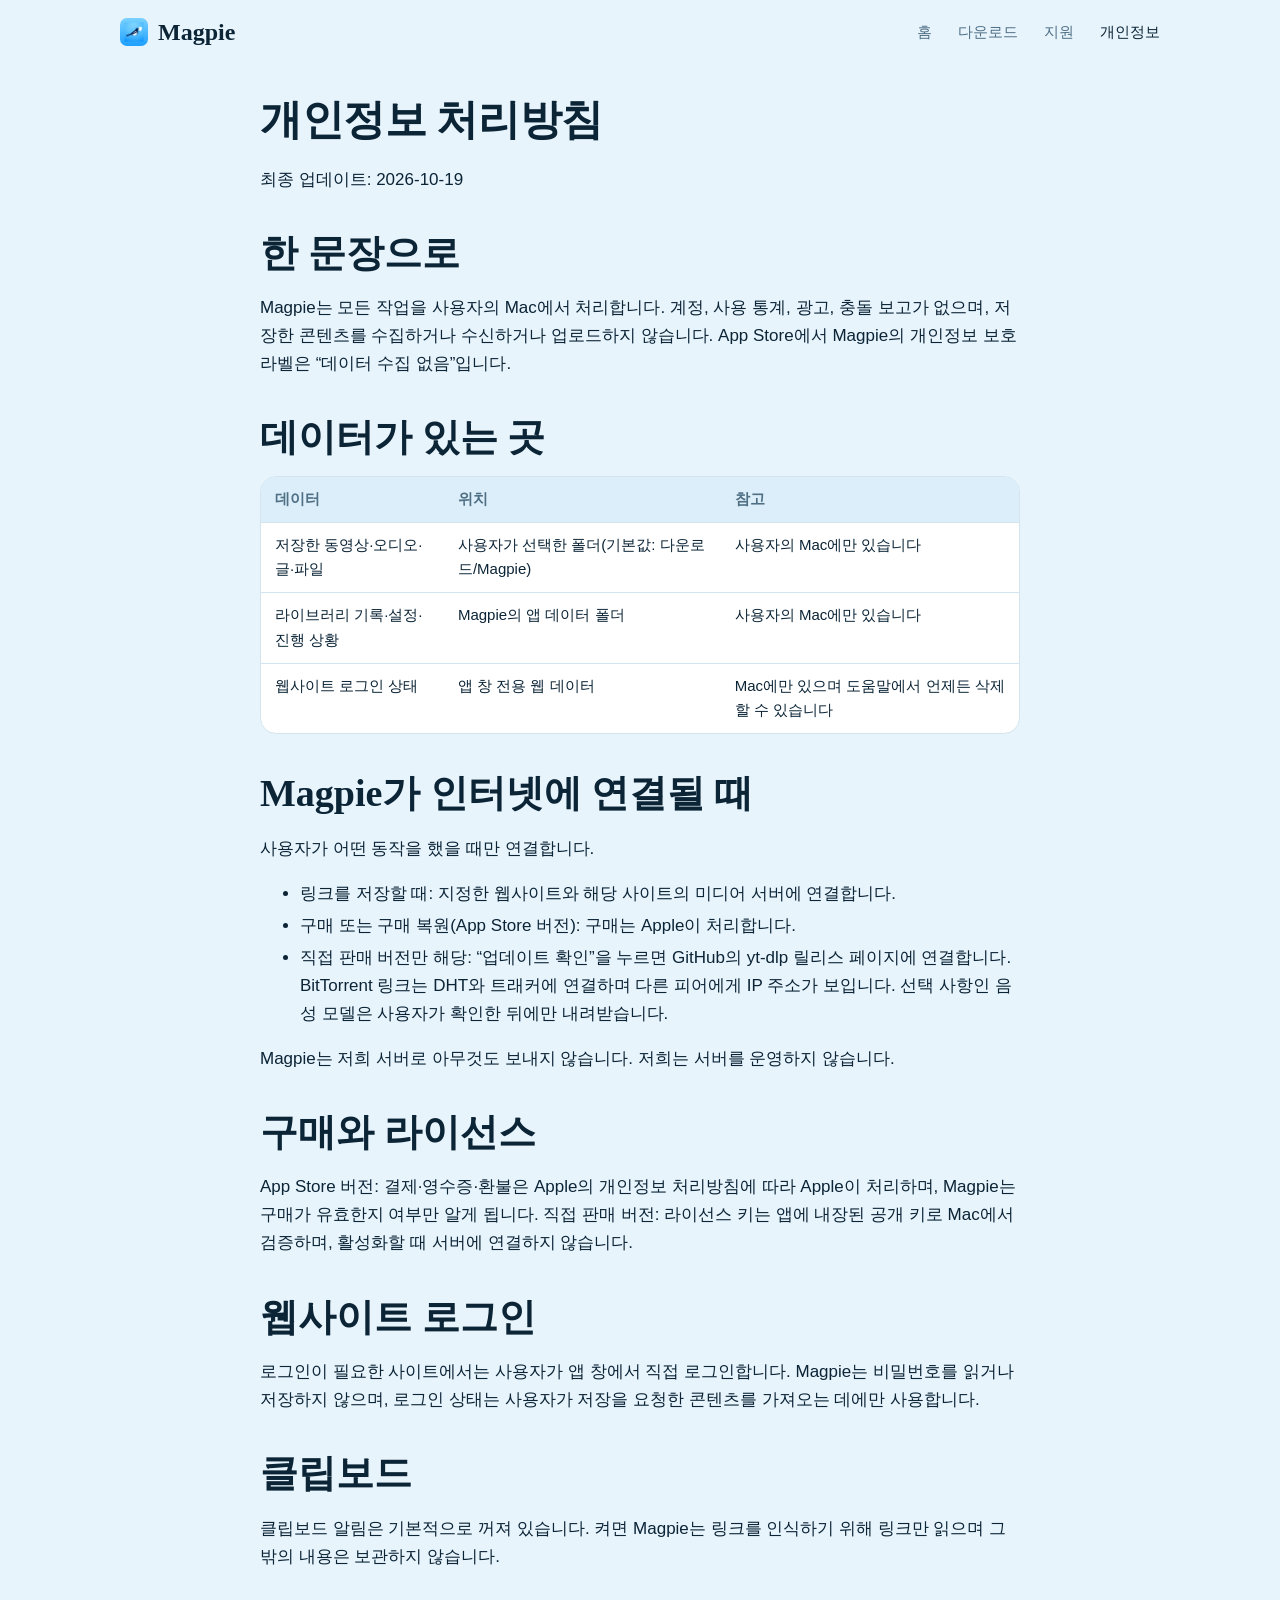
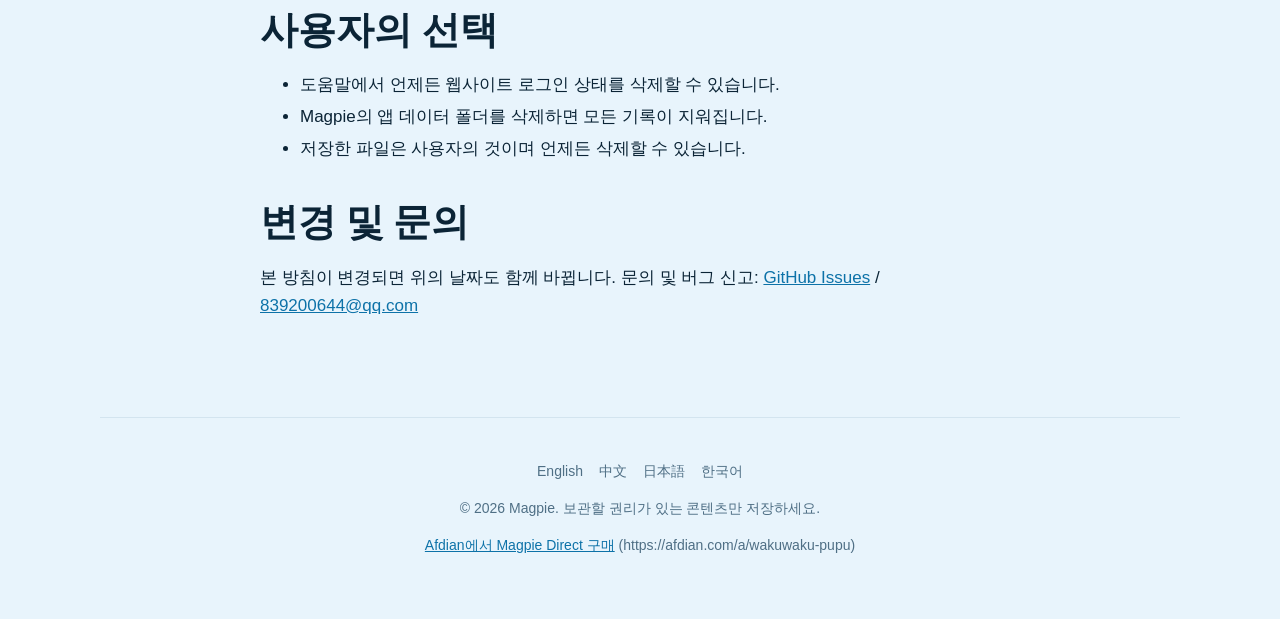
<file: ko/privacy.html>
<!doctype html>
<html lang="ko">
<head>
<meta charset="utf-8">
<meta name="viewport" content="width=device-width, initial-scale=1">
<title>개인정보 처리방침 – Magpie</title>
<meta name="description" content="개인정보 처리방침 – Magpie">
<link rel="alternate" hreflang="en" href="https://pulapulapin.github.io/magpie/en/privacy.html"><link rel="alternate" hreflang="zh" href="https://pulapulapin.github.io/magpie/zh/privacy.html"><link rel="alternate" hreflang="ja" href="https://pulapulapin.github.io/magpie/ja/privacy.html"><link rel="alternate" hreflang="ko" href="https://pulapulapin.github.io/magpie/ko/privacy.html">
<link rel="icon" href="../assets/icon.png">
<link rel="stylesheet" href="../assets/site.css">
</head>
<body>
<header class="top">
  <a class="brand" href="index.html"><img src="../assets/icon.png" alt="" width="28" height="28"><span>Magpie</span></a>
  <nav aria-label="Main"><a href="index.html">홈</a><a href="download.html">다운로드</a><a href="../en/support.html">지원</a><a href="privacy.html" aria-current=page>개인정보</a></nav>
</header>
<main>
<article class='doc'><h1>개인정보 처리방침</h1><p>최종 업데이트: 2026-10-19</p>
<h2>한 문장으로</h2>
<p>Magpie는 모든 작업을 사용자의 Mac에서 처리합니다. 계정, 사용 통계, 광고, 충돌 보고가 없으며, 저장한 콘텐츠를 수집하거나 수신하거나 업로드하지 않습니다. App Store에서 Magpie의 개인정보 보호 라벨은 “데이터 수집 없음”입니다.</p>
<h2>데이터가 있는 곳</h2>
<div class="table-wrap"><table><thead><tr><th>데이터</th><th>위치</th><th>참고</th></tr></thead><tbody><tr><td>저장한 동영상·오디오·글·파일</td><td>사용자가 선택한 폴더(기본값: 다운로드/Magpie)</td><td>사용자의 Mac에만 있습니다</td></tr><tr><td>라이브러리 기록·설정·진행 상황</td><td>Magpie의 앱 데이터 폴더</td><td>사용자의 Mac에만 있습니다</td></tr><tr><td>웹사이트 로그인 상태</td><td>앱 창 전용 웹 데이터</td><td>Mac에만 있으며 도움말에서 언제든 삭제할 수 있습니다</td></tr></tbody></table></div>
<h2>Magpie가 인터넷에 연결될 때</h2>
<p>사용자가 어떤 동작을 했을 때만 연결합니다.</p>
<ul><li>링크를 저장할 때: 지정한 웹사이트와 해당 사이트의 미디어 서버에 연결합니다.</li><li>구매 또는 구매 복원(App Store 버전): 구매는 Apple이 처리합니다.</li><li>직접 판매 버전만 해당: “업데이트 확인”을 누르면 GitHub의 yt-dlp 릴리스 페이지에 연결합니다. BitTorrent 링크는 DHT와 트래커에 연결하며 다른 피어에게 IP 주소가 보입니다. 선택 사항인 음성 모델은 사용자가 확인한 뒤에만 내려받습니다.</li></ul>
<p>Magpie는 저희 서버로 아무것도 보내지 않습니다. 저희는 서버를 운영하지 않습니다.</p>
<h2>구매와 라이선스</h2>
<p>App Store 버전: 결제·영수증·환불은 Apple의 개인정보 처리방침에 따라 Apple이 처리하며, Magpie는 구매가 유효한지 여부만 알게 됩니다. 직접 판매 버전: 라이선스 키는 앱에 내장된 공개 키로 Mac에서 검증하며, 활성화할 때 서버에 연결하지 않습니다.</p>
<h2>웹사이트 로그인</h2>
<p>로그인이 필요한 사이트에서는 사용자가 앱 창에서 직접 로그인합니다. Magpie는 비밀번호를 읽거나 저장하지 않으며, 로그인 상태는 사용자가 저장을 요청한 콘텐츠를 가져오는 데에만 사용합니다.</p>
<h2>클립보드</h2>
<p>클립보드 알림은 기본적으로 꺼져 있습니다. 켜면 Magpie는 링크를 인식하기 위해 링크만 읽으며 그 밖의 내용은 보관하지 않습니다.</p>
<h2>사용자의 선택</h2>
<ul><li>도움말에서 언제든 웹사이트 로그인 상태를 삭제할 수 있습니다.</li><li>Magpie의 앱 데이터 폴더를 삭제하면 모든 기록이 지워집니다.</li><li>저장한 파일은 사용자의 것이며 언제든 삭제할 수 있습니다.</li></ul>
<h2>변경 및 문의</h2>
<p>본 방침이 변경되면 위의 날짜도 함께 바뀝니다. 문의 및 버그 신고: <a href="https://github.com/pulapulapin/magpie/issues">GitHub Issues</a> / <a href="mailto:839200644@qq.com">839200644@qq.com</a></p></article>
</main>
<footer>
  <p class="lang-switch" aria-label="Language"><a href="../en/privacy.html" hreflang="en">English</a><a href="../zh/privacy.html" hreflang="zh">中文</a><a href="../ja/privacy.html" hreflang="ja">日本語</a><a href="../ko/privacy.html" hreflang="ko" aria-current=true>한국어</a></p>
  <p>© 2026 Magpie. 보관할 권리가 있는 콘텐츠만 저장하세요.</p>
  <p class="small"><a href="https://afdian.com/a/wakuwaku-pupu">Afdian에서 Magpie Direct 구매</a> (https://afdian.com/a/wakuwaku-pupu)</p>
</footer>
</body>
</html>
</file>
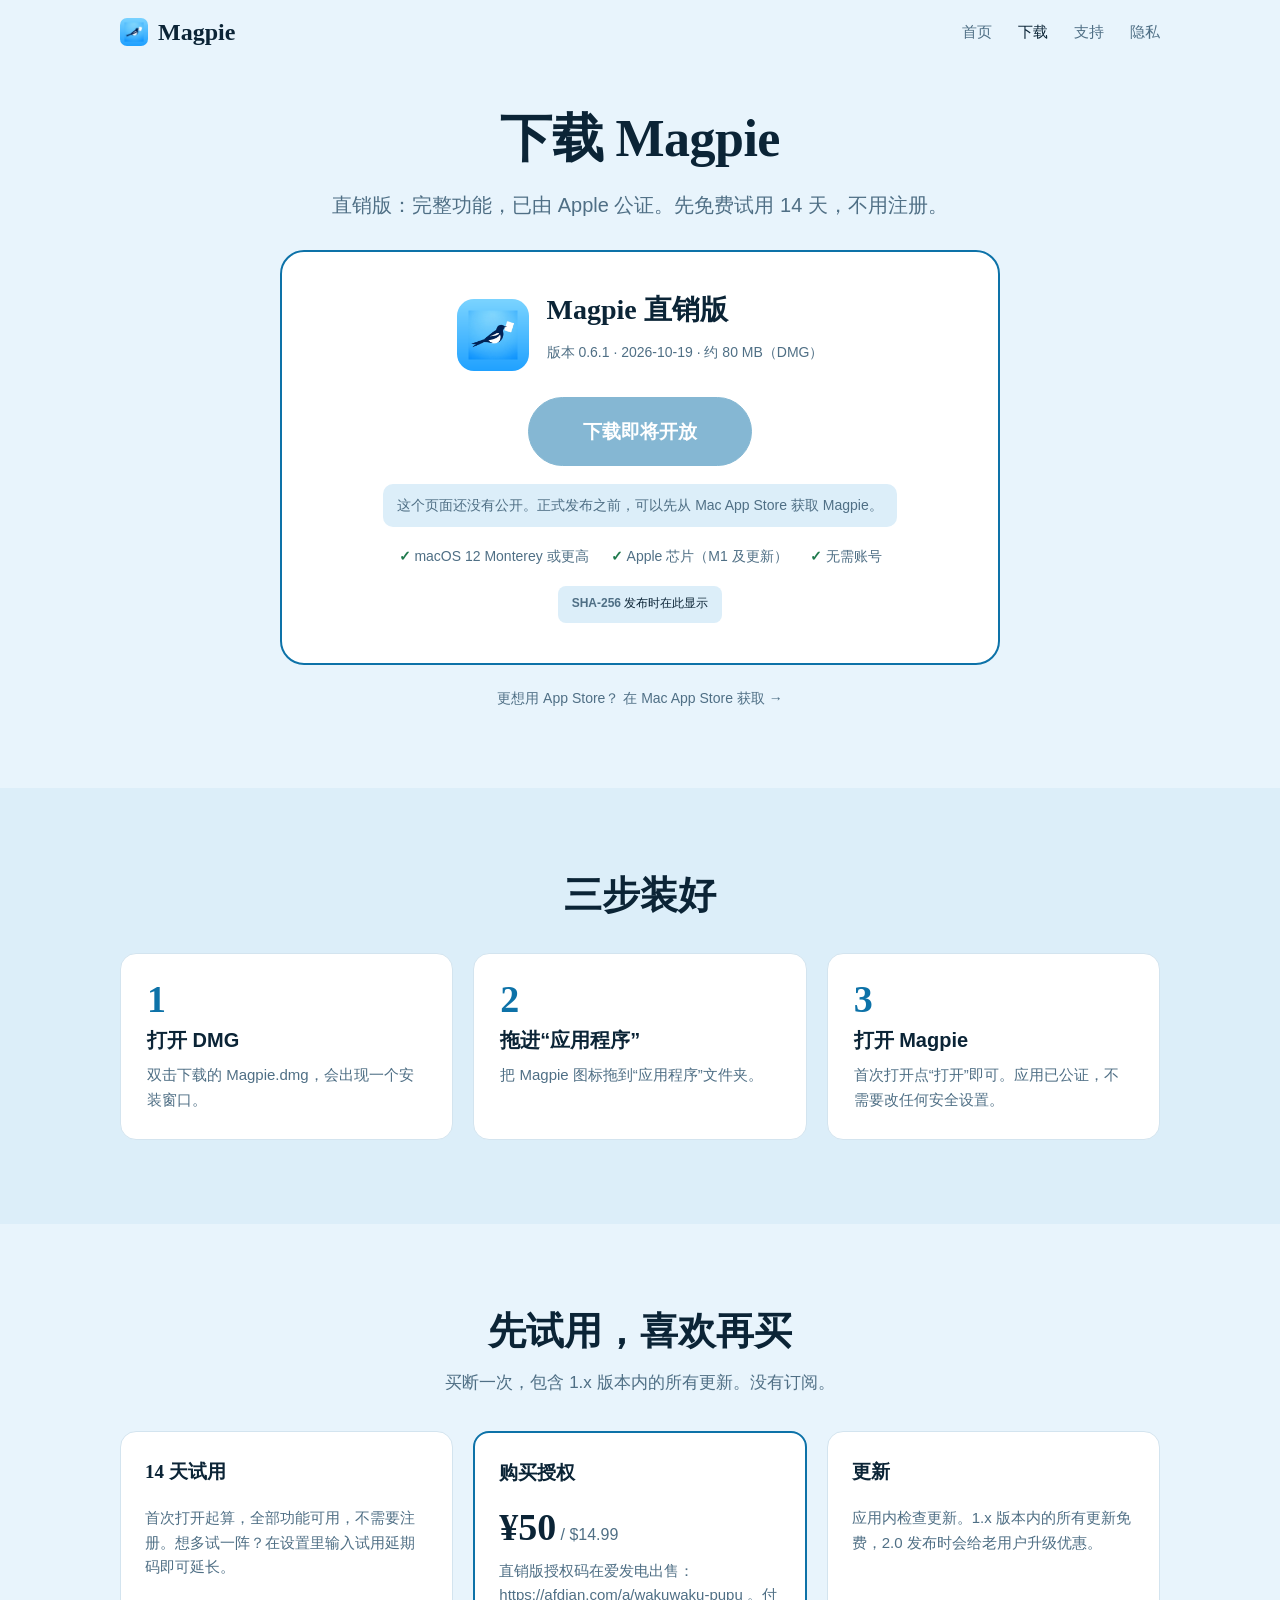
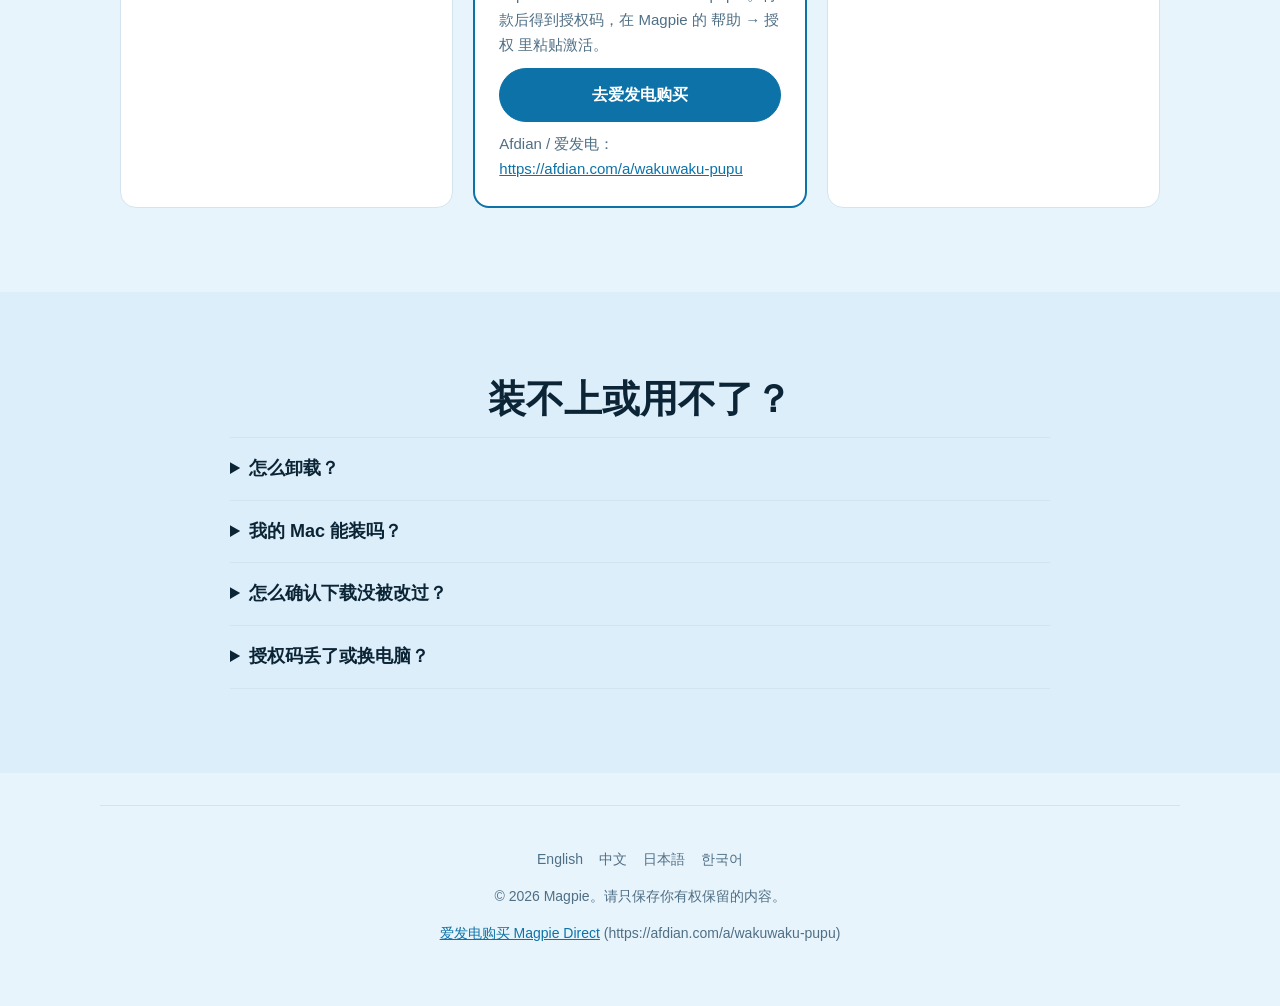
<file: zh/download.html>
<!doctype html>
<html lang="zh">
<head>
<meta charset="utf-8">
<meta name="viewport" content="width=device-width, initial-scale=1">
<title>下载 Magpie（Mac）</title>
<meta name="description" content="Magpie 直销版：完整功能，已由 Apple 公证。免费试用 14 天，不用注册。">
<link rel="alternate" hreflang="en" href="https://pulapulapin.github.io/magpie/en/download.html"><link rel="alternate" hreflang="zh" href="https://pulapulapin.github.io/magpie/zh/download.html"><link rel="alternate" hreflang="ja" href="https://pulapulapin.github.io/magpie/ja/download.html"><link rel="alternate" hreflang="ko" href="https://pulapulapin.github.io/magpie/ko/download.html">
<link rel="icon" href="../assets/icon.png">
<link rel="stylesheet" href="../assets/site.css">
</head>
<body>
<header class="top">
  <a class="brand" href="index.html"><img src="../assets/icon.png" alt="" width="28" height="28"><span>Magpie</span></a>
  <nav aria-label="Main"><a href="index.html">首页</a><a href="download.html" aria-current=page>下载</a><a href="support.html">支持</a><a href="privacy.html">隐私</a></nav>
</header>
<main>
<section class="hero center-hero">
  <h1>下载 Magpie</h1>
  <p class="lead">直销版：完整功能，已由 Apple 公证。先免费试用 14 天，不用注册。</p>
  <div class="dl-card">
    <div class="dl-head"><img src="../assets/icon.png" alt="" width="72" height="72"><div><h2>Magpie 直销版</h2><p class="small">版本 0.6.1 · 2026-10-19 · 约 80 MB（DMG）</p></div></div>
    <p class="cta"><span class="btn primary big disabled" aria-disabled="true">下载即将开放</span></p><p class="small notice">这个页面还没有公开。正式发布之前，可以先从 Mac App Store 获取 Magpie。</p>
    <ul class="reqs"><li>macOS 12 Monterey 或更高</li><li>Apple 芯片（M1 及更新）</li><li>无需账号</li></ul>
    <p class="sha"><b>SHA-256</b> <code>发布时在此显示</code></p>
  </div>
  <p class="small">更想用 App Store？ <span>在 Mac App Store 获取 →</span></p>
</section>
<section class="block band"><h2>三步装好</h2><ol class="steps"><li><strong>打开 DMG</strong><span>双击下载的 Magpie.dmg，会出现一个安装窗口。</span></li><li><strong>拖进“应用程序”</strong><span>把 Magpie 图标拖到“应用程序”文件夹。</span></li><li><strong>打开 Magpie</strong><span>首次打开点“打开”即可。应用已公证，不需要改任何安全设置。</span></li></ol></section>
<section class="block"><h2>先试用，喜欢再买</h2><p class="sub">买断一次，包含 1.x 版本内的所有更新。没有订阅。</p>
<div class="trio">
  <article class="card"><h3>14 天试用</h3><p>首次打开起算，全部功能可用，不需要注册。想多试一阵？在设置里输入试用延期码即可延长。</p></article>
  <article class="card featured"><h3>购买授权</h3><p class="price"><b>¥50</b> <span>/ $14.99</span></p><p>直销版授权码在爱发电出售：https://afdian.com/a/wakuwaku-pupu 。付款后得到授权码，在 Magpie 的 帮助 → 授权 里粘贴激活。</p><a class="btn primary block-btn" href="https://afdian.com/a/wakuwaku-pupu">去爱发电购买</a><p class="small">Afdian / 爱发电：<a href="https://afdian.com/a/wakuwaku-pupu">https://afdian.com/a/wakuwaku-pupu</a></p></article>
  <article class="card"><h3>更新</h3><p>应用内检查更新。1.x 版本内的所有更新免费，2.0 发布时会给老用户升级优惠。</p></article>
</div></section>
<section class="block band"><h2>装不上或用不了？</h2><details><summary>怎么卸载？</summary><p>把 Magpie 从“应用程序”拖到废纸篓。已保存的文件在你的“下载/Magpie”文件夹里，不会被删。</p></details><details><summary>我的 Mac 能装吗？</summary><p>需要 Apple 芯片（M1 及更新）和 macOS 12 或更高。Intel Mac 暂不支持。</p></details><details><summary>怎么确认下载没被改过？</summary><p>对比上面的 SHA-256：在终端运行 shasum -a 256，后面跟上 DMG 文件的路径。</p></details><details><summary>授权码丢了或换电脑？</summary><p>在支持页面反馈，附上购买凭证。</p></details></section>
</main>
<footer>
  <p class="lang-switch" aria-label="Language"><a href="../en/download.html" hreflang="en">English</a><a href="../zh/download.html" hreflang="zh" aria-current=true>中文</a><a href="../ja/download.html" hreflang="ja">日本語</a><a href="../ko/download.html" hreflang="ko">한국어</a></p>
  <p>© 2026 Magpie。请只保存你有权保留的内容。</p>
  <p class="small"><a href="https://afdian.com/a/wakuwaku-pupu">爱发电购买 Magpie Direct</a> (https://afdian.com/a/wakuwaku-pupu)</p>
</footer>
</body>
</html>
</file>
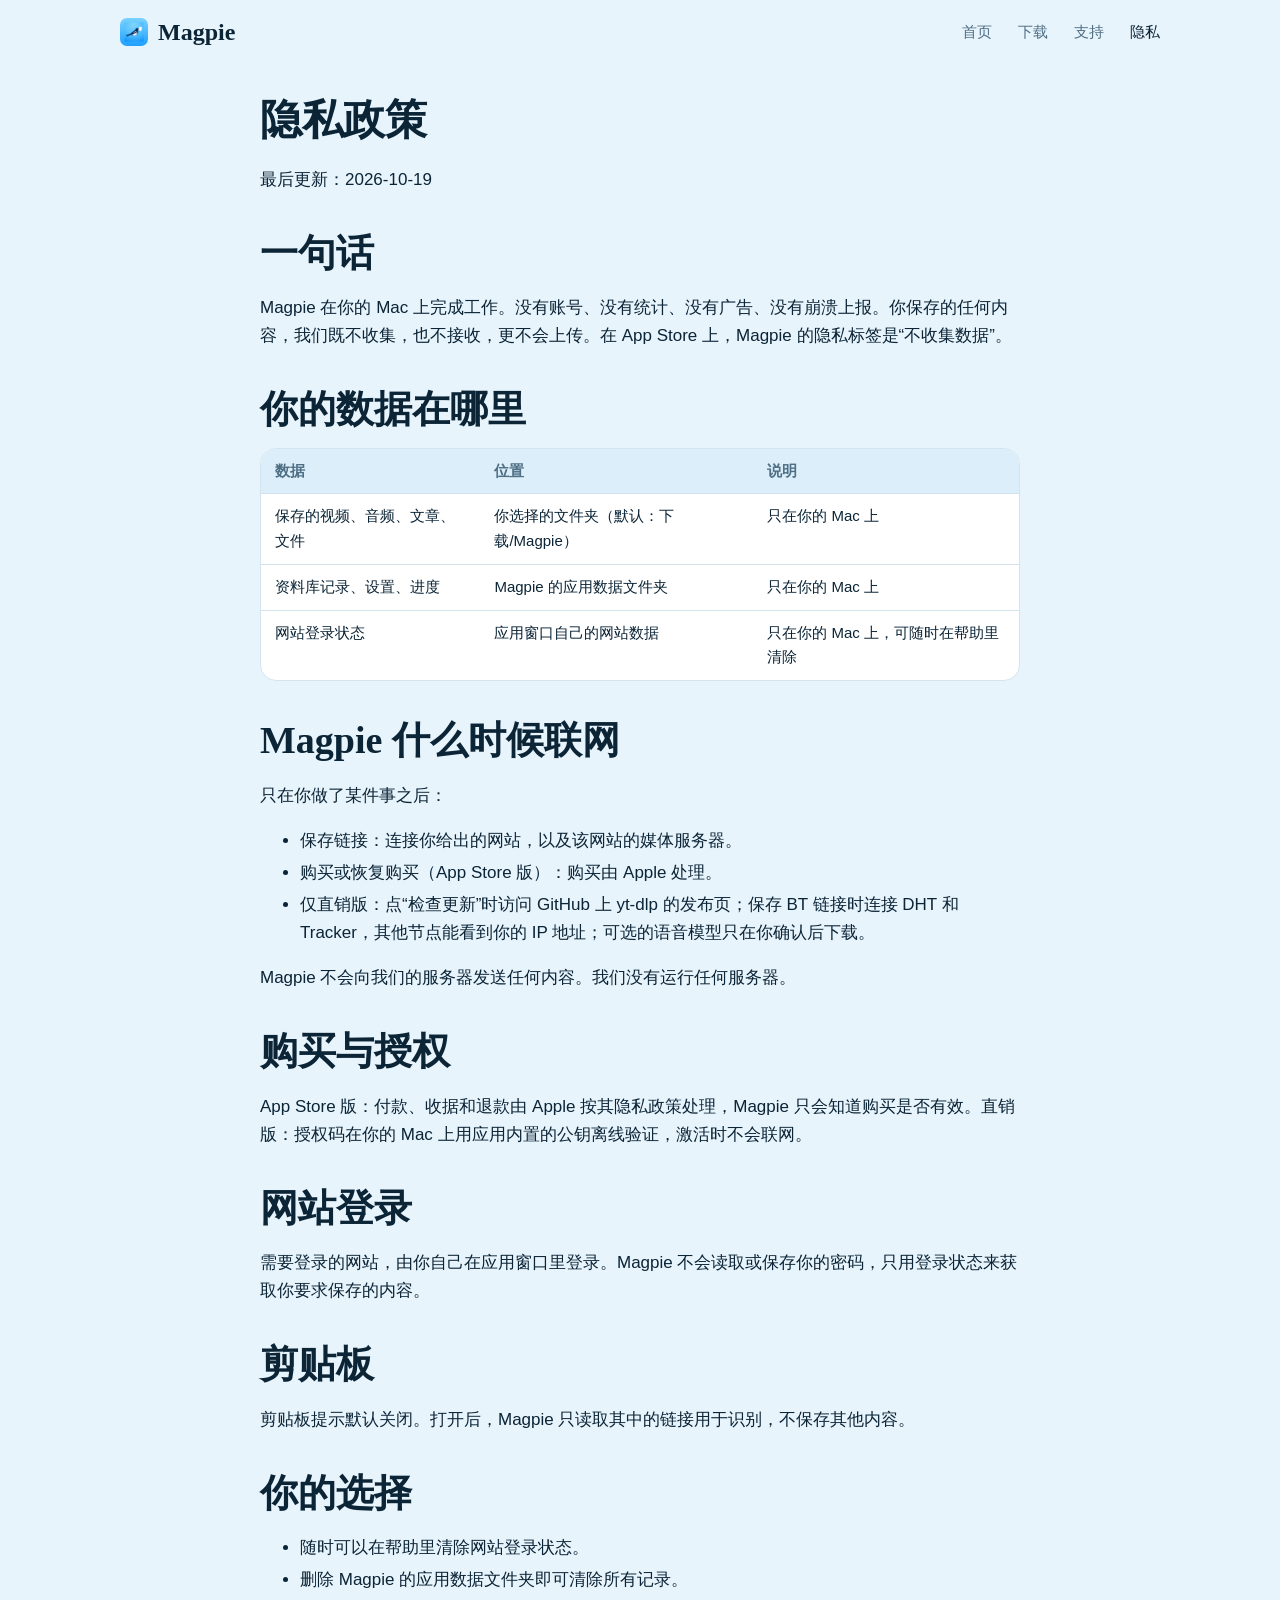
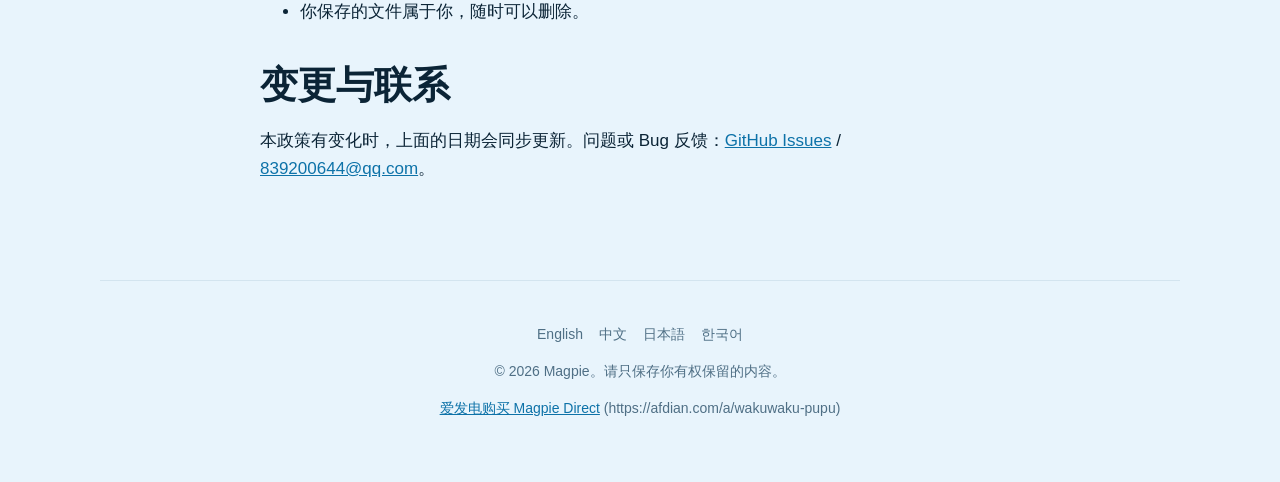
<file: zh/privacy.html>
<!doctype html>
<html lang="zh">
<head>
<meta charset="utf-8">
<meta name="viewport" content="width=device-width, initial-scale=1">
<title>隐私政策 – Magpie</title>
<meta name="description" content="隐私政策 – Magpie">
<link rel="alternate" hreflang="en" href="https://pulapulapin.github.io/magpie/en/privacy.html"><link rel="alternate" hreflang="zh" href="https://pulapulapin.github.io/magpie/zh/privacy.html"><link rel="alternate" hreflang="ja" href="https://pulapulapin.github.io/magpie/ja/privacy.html"><link rel="alternate" hreflang="ko" href="https://pulapulapin.github.io/magpie/ko/privacy.html">
<link rel="icon" href="../assets/icon.png">
<link rel="stylesheet" href="../assets/site.css">
</head>
<body>
<header class="top">
  <a class="brand" href="index.html"><img src="../assets/icon.png" alt="" width="28" height="28"><span>Magpie</span></a>
  <nav aria-label="Main"><a href="index.html">首页</a><a href="download.html">下载</a><a href="support.html">支持</a><a href="privacy.html" aria-current=page>隐私</a></nav>
</header>
<main>
<article class='doc'><h1>隐私政策</h1><p>最后更新：2026-10-19</p>
<h2>一句话</h2>
<p>Magpie 在你的 Mac 上完成工作。没有账号、没有统计、没有广告、没有崩溃上报。你保存的任何内容，我们既不收集，也不接收，更不会上传。在 App Store 上，Magpie 的隐私标签是“不收集数据”。</p>
<h2>你的数据在哪里</h2>
<div class="table-wrap"><table><thead><tr><th>数据</th><th>位置</th><th>说明</th></tr></thead><tbody><tr><td>保存的视频、音频、文章、文件</td><td>你选择的文件夹（默认：下载/Magpie）</td><td>只在你的 Mac 上</td></tr><tr><td>资料库记录、设置、进度</td><td>Magpie 的应用数据文件夹</td><td>只在你的 Mac 上</td></tr><tr><td>网站登录状态</td><td>应用窗口自己的网站数据</td><td>只在你的 Mac 上，可随时在帮助里清除</td></tr></tbody></table></div>
<h2>Magpie 什么时候联网</h2>
<p>只在你做了某件事之后：</p>
<ul><li>保存链接：连接你给出的网站，以及该网站的媒体服务器。</li><li>购买或恢复购买（App Store 版）：购买由 Apple 处理。</li><li>仅直销版：点“检查更新”时访问 GitHub 上 yt-dlp 的发布页；保存 BT 链接时连接 DHT 和 Tracker，其他节点能看到你的 IP 地址；可选的语音模型只在你确认后下载。</li></ul>
<p>Magpie 不会向我们的服务器发送任何内容。我们没有运行任何服务器。</p>
<h2>购买与授权</h2>
<p>App Store 版：付款、收据和退款由 Apple 按其隐私政策处理，Magpie 只会知道购买是否有效。直销版：授权码在你的 Mac 上用应用内置的公钥离线验证，激活时不会联网。</p>
<h2>网站登录</h2>
<p>需要登录的网站，由你自己在应用窗口里登录。Magpie 不会读取或保存你的密码，只用登录状态来获取你要求保存的内容。</p>
<h2>剪贴板</h2>
<p>剪贴板提示默认关闭。打开后，Magpie 只读取其中的链接用于识别，不保存其他内容。</p>
<h2>你的选择</h2>
<ul><li>随时可以在帮助里清除网站登录状态。</li><li>删除 Magpie 的应用数据文件夹即可清除所有记录。</li><li>你保存的文件属于你，随时可以删除。</li></ul>
<h2>变更与联系</h2>
<p>本政策有变化时，上面的日期会同步更新。问题或 Bug 反馈：<a href="https://github.com/pulapulapin/magpie/issues">GitHub Issues</a> / <a href="mailto:839200644@qq.com">839200644@qq.com</a>。</p></article>
</main>
<footer>
  <p class="lang-switch" aria-label="Language"><a href="../en/privacy.html" hreflang="en">English</a><a href="../zh/privacy.html" hreflang="zh" aria-current=true>中文</a><a href="../ja/privacy.html" hreflang="ja">日本語</a><a href="../ko/privacy.html" hreflang="ko">한국어</a></p>
  <p>© 2026 Magpie。请只保存你有权保留的内容。</p>
  <p class="small"><a href="https://afdian.com/a/wakuwaku-pupu">爱发电购买 Magpie Direct</a> (https://afdian.com/a/wakuwaku-pupu)</p>
</footer>
</body>
</html>
</file>
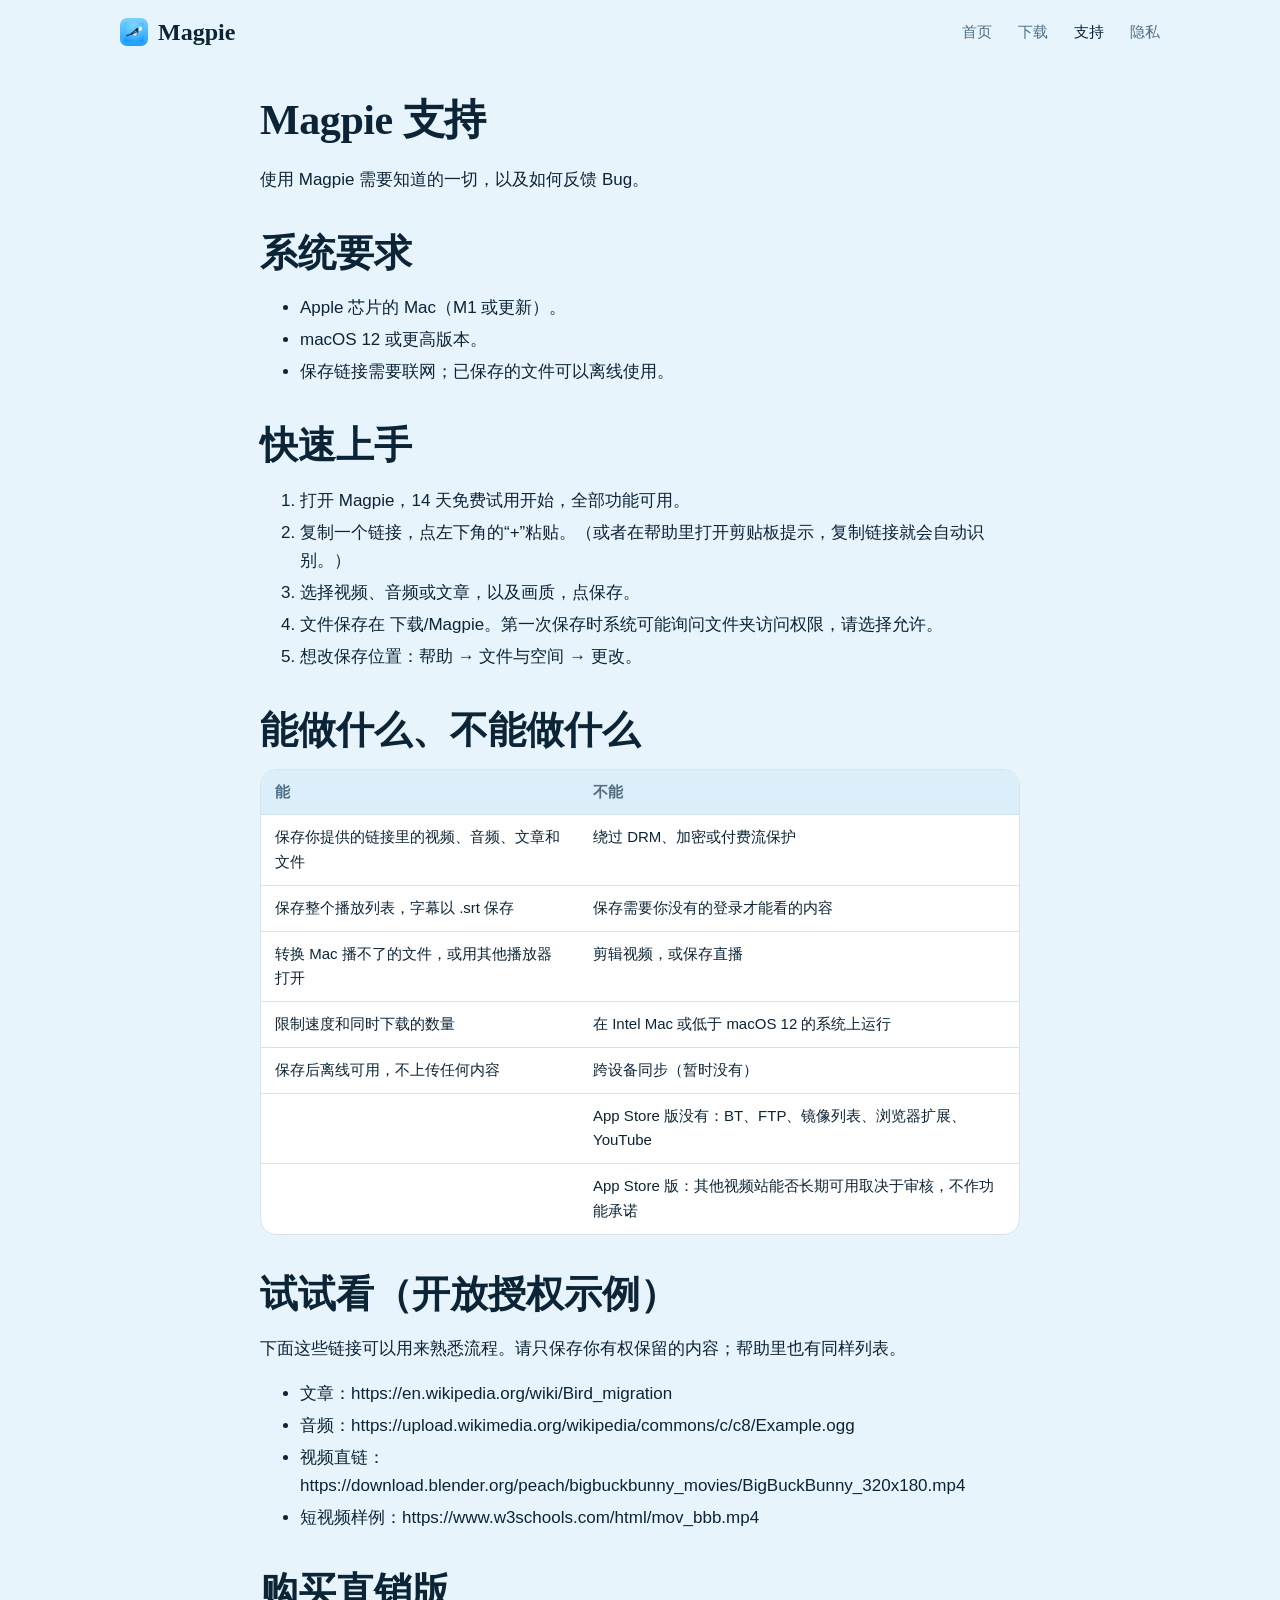
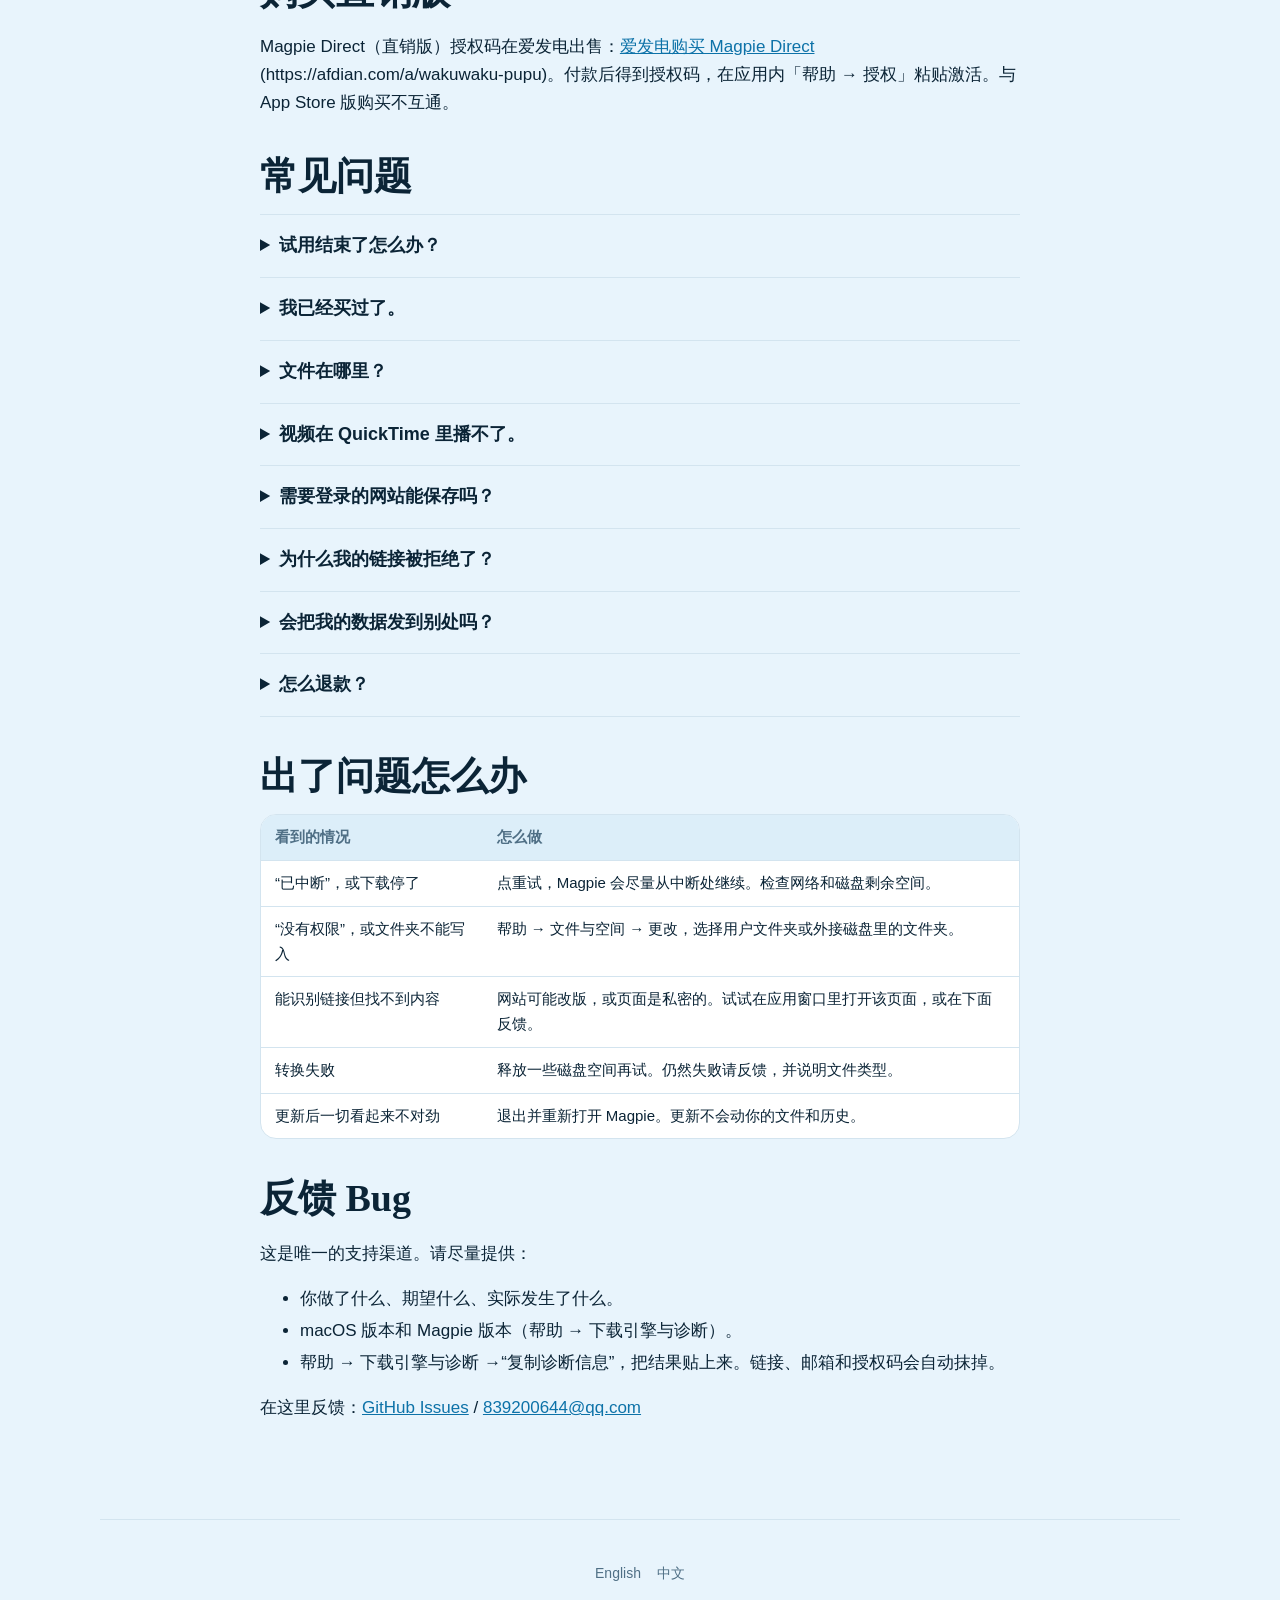
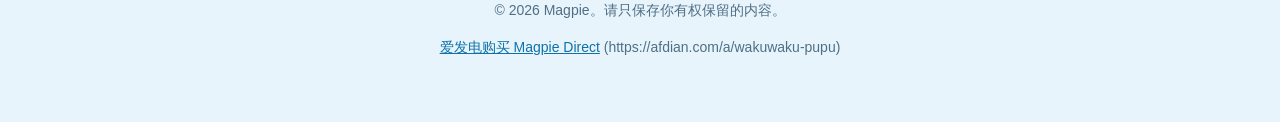
<file: zh/support.html>
<!doctype html>
<html lang="zh">
<head>
<meta charset="utf-8">
<meta name="viewport" content="width=device-width, initial-scale=1">
<title>Magpie 支持 – Magpie</title>
<meta name="description" content="Magpie 支持 – Magpie">
<link rel="alternate" hreflang="en" href="https://pulapulapin.github.io/magpie/en/support.html"><link rel="alternate" hreflang="zh" href="https://pulapulapin.github.io/magpie/zh/support.html">
<link rel="icon" href="../assets/icon.png">
<link rel="stylesheet" href="../assets/site.css">
</head>
<body>
<header class="top">
  <a class="brand" href="index.html"><img src="../assets/icon.png" alt="" width="28" height="28"><span>Magpie</span></a>
  <nav aria-label="Main"><a href="index.html">首页</a><a href="download.html">下载</a><a href="support.html" aria-current=page>支持</a><a href="privacy.html">隐私</a></nav>
</header>
<main>
<article class='doc'><h1>Magpie 支持</h1><p>使用 Magpie 需要知道的一切，以及如何反馈 Bug。</p>
<h2>系统要求</h2>
<ul><li>Apple 芯片的 Mac（M1 或更新）。</li><li>macOS 12 或更高版本。</li><li>保存链接需要联网；已保存的文件可以离线使用。</li></ul>
<h2>快速上手</h2>
<ol><li>打开 Magpie，14 天免费试用开始，全部功能可用。</li><li>复制一个链接，点左下角的“+”粘贴。（或者在帮助里打开剪贴板提示，复制链接就会自动识别。）</li><li>选择视频、音频或文章，以及画质，点保存。</li><li>文件保存在 下载/Magpie。第一次保存时系统可能询问文件夹访问权限，请选择允许。</li><li>想改保存位置：帮助 → 文件与空间 → 更改。</li></ol>
<h2>能做什么、不能做什么</h2>
<div class="table-wrap"><table><thead><tr><th>能</th><th>不能</th></tr></thead><tbody><tr><td>保存你提供的链接里的视频、音频、文章和文件</td><td>绕过 DRM、加密或付费流保护</td></tr><tr><td>保存整个播放列表，字幕以 .srt 保存</td><td>保存需要你没有的登录才能看的内容</td></tr><tr><td>转换 Mac 播不了的文件，或用其他播放器打开</td><td>剪辑视频，或保存直播</td></tr><tr><td>限制速度和同时下载的数量</td><td>在 Intel Mac 或低于 macOS 12 的系统上运行</td></tr><tr><td>保存后离线可用，不上传任何内容</td><td>跨设备同步（暂时没有）</td></tr><tr><td></td><td>App Store 版没有：BT、FTP、镜像列表、浏览器扩展、YouTube</td></tr><tr><td></td><td>App Store 版：其他视频站能否长期可用取决于审核，不作功能承诺</td></tr></tbody></table></div>
<h2>试试看（开放授权示例）</h2>
<p>下面这些链接可以用来熟悉流程。请只保存你有权保留的内容；帮助里也有同样列表。</p>
<ul><li>文章：https://en.wikipedia.org/wiki/Bird_migration</li><li>音频：https://upload.wikimedia.org/wikipedia/commons/c/c8/Example.ogg</li><li>视频直链：https://download.blender.org/peach/bigbuckbunny_movies/BigBuckBunny_320x180.mp4</li><li>短视频样例：https://www.w3schools.com/html/mov_bbb.mp4</li></ul>
<h2>购买直销版</h2>
<p>Magpie Direct（直销版）授权码在爱发电出售：<a href="https://afdian.com/a/wakuwaku-pupu">爱发电购买 Magpie Direct</a> (https://afdian.com/a/wakuwaku-pupu)。付款后得到授权码，在应用内「帮助 → 授权」粘贴激活。与 App Store 版购买不互通。</p>
<h2>常见问题</h2>
<details><summary>试用结束了怎么办？</summary><p>打开 帮助 → 授权，点“解锁完整版”。无论是否购买，已保存的文件和历史都还在。</p></details><details><summary>我已经买过了。</summary><p>App Store 版：打开 帮助 → 授权，点“恢复购买”，使用同一个 Apple 账户。直销版：在同一页粘贴爱发电收到的授权码。</p></details><details><summary>文件在哪里？</summary><p>在 下载/Magpie，按视频、音频、文章、文件分文件夹。帮助 → 文件与空间 里能看到完整路径。</p></details><details><summary>视频在 QuickTime 里播不了。</summary><p>打开这一项，选择“转换”，Magpie 会生成 Mac 能播的版本；也可以用其他播放器打开原文件。</p></details><details><summary>需要登录的网站能保存吗？</summary><p>在应用窗口里登录，等页面内容加载出来后 Magpie 才会识别并保存。只打开登录窗、还停在登录页，不能保存。Magpie 看不到你的密码；登录状态可在帮助里清除（清除后，正在保存且仍需登录的任务可能会失败）。</p></details><details><summary>为什么我的链接被拒绝了？</summary><p>Magpie 会用人话告诉你原因。常见的有：流受保护、页面是私密的、当前版本不支持这个网站。这是按设计拒绝，不是软件坏了。</p></details><details><summary>会把我的数据发到别处吗？</summary><p>不会。请看隐私政策。</p></details><details><summary>怎么退款？</summary><p>App Store 的购买由 Apple 退款，在 reportaproblem.apple.com 申请。直销版授权码一经成功兑换，一般不支持退款（请先试用）。</p></details>
<h2>出了问题怎么办</h2>
<div class="table-wrap"><table><thead><tr><th>看到的情况</th><th>怎么做</th></tr></thead><tbody><tr><td>“已中断”，或下载停了</td><td>点重试，Magpie 会尽量从中断处继续。检查网络和磁盘剩余空间。</td></tr><tr><td>“没有权限”，或文件夹不能写入</td><td>帮助 → 文件与空间 → 更改，选择用户文件夹或外接磁盘里的文件夹。</td></tr><tr><td>能识别链接但找不到内容</td><td>网站可能改版，或页面是私密的。试试在应用窗口里打开该页面，或在下面反馈。</td></tr><tr><td>转换失败</td><td>释放一些磁盘空间再试。仍然失败请反馈，并说明文件类型。</td></tr><tr><td>更新后一切看起来不对劲</td><td>退出并重新打开 Magpie。更新不会动你的文件和历史。</td></tr></tbody></table></div>
<h2>反馈 Bug</h2>
<p>这是唯一的支持渠道。请尽量提供：</p>
<ul><li>你做了什么、期望什么、实际发生了什么。</li><li>macOS 版本和 Magpie 版本（帮助 → 下载引擎与诊断）。</li><li>帮助 → 下载引擎与诊断 →“复制诊断信息”，把结果贴上来。链接、邮箱和授权码会自动抹掉。</li></ul>
<p>在这里反馈：<a href="https://github.com/pulapulapin/magpie/issues">GitHub Issues</a> / <a href="mailto:839200644@qq.com">839200644@qq.com</a></p></article>
</main>
<footer>
  <p class="lang-switch" aria-label="Language"><a href="../en/support.html" hreflang="en">English</a><a href="../zh/support.html" hreflang="zh" aria-current=true>中文</a></p>
  <p>© 2026 Magpie。请只保存你有权保留的内容。</p>
  <p class="small"><a href="https://afdian.com/a/wakuwaku-pupu">爱发电购买 Magpie Direct</a> (https://afdian.com/a/wakuwaku-pupu)</p>
</footer>
</body>
</html>
</file>
<file: assets/site.css>
:root {
  --page: #e8f4fc; --band: #dceef9; --card: #ffffff; --ink: #0b2436; --mute: #4f6f85;
  --accent: #0d72a8; --accent-press: #0a5a85; --on-accent: #ffffff; --line: #d3e4ef; --ok: #1f7a4d;
  --radius: 16px; --max: 1080px;
  --sans: "Avenir Next", "PingFang SC", "Hiragino Sans", "Hiragino Sans GB", "Apple SD Gothic Neo", "Microsoft YaHei UI", -apple-system, sans-serif;
  --display: "Iowan Old Style", Palatino, "Songti SC", "Noto Serif SC", "Hiragino Mincho ProN", serif;
  --mono: "SF Mono", ui-monospace, Menlo, monospace;
}
@media (prefers-color-scheme: dark) {
  :root:not([data-theme="light"]) {
    --page: #0e1a24; --band: #122431; --card: #15242f; --ink: #e6f1f8; --mute: #8aa5b8;
    --accent: #4fb3e8; --accent-press: #7cc7f0; --on-accent: #04202f; --line: #263c4d; --ok: #6fd3a0;
  }
}
* { box-sizing: border-box; }
html { -webkit-text-size-adjust: 100%; scroll-behavior: smooth; }
body { margin: 0; background: var(--page); color: var(--ink); font: 17px/1.65 var(--sans); }
a { color: var(--accent); }
img, video { max-width: 100%; height: auto; }
main, .top, footer { width: 100%; max-width: var(--max); margin: 0 auto; padding-left: 20px; padding-right: 20px; }
.top { display: flex; align-items: center; justify-content: space-between; gap: 12px; padding-top: 18px; padding-bottom: 18px; flex-wrap: wrap; }
.brand { display: inline-flex; align-items: center; gap: 10px; font: 600 24px/1 var(--display); color: var(--ink); text-decoration: none; }
.brand img { border-radius: 7px; }
nav a { margin-left: 26px; color: var(--mute); text-decoration: none; font-size: 15px; font-weight: 500; }
nav a:hover, nav a[aria-current] { color: var(--ink); }
h1, h2, h3 { font-family: var(--display); text-wrap: balance; }
h1 { font-size: clamp(32px, 4.2vw, 52px); line-height: 1.18; margin: 0 0 20px; letter-spacing: -0.01em; }
h1 { text-wrap: pretty; }
h2 { font-size: clamp(26px, 3.4vw, 38px); line-height: 1.25; margin: 0 0 14px; text-align: center; }
h3 { font-size: 19px; margin: 0 0 8px; }
.hero { display: grid; grid-template-columns: minmax(0, 1fr) minmax(0, 480px); gap: 56px; align-items: center; padding: 44px 0 88px; }
.eyebrow { display: inline-block; margin: 0 0 18px; padding: 4px 12px; border-radius: 999px; background: var(--band); color: var(--accent); font-size: 13px; font-weight: 600; }
.lead { font-size: clamp(18px, 2vw, 20px); color: var(--mute); margin: 0 0 28px; max-width: 34em; }
.cta { display: flex; flex-wrap: wrap; gap: 12px; margin: 0 0 14px; }
.btn { display: inline-block; padding: 13px 26px; border-radius: 999px; border: 1px solid var(--line); background: var(--card); color: var(--ink); text-decoration: none; font-weight: 600; font-size: 16px; text-align: center; }
.btn:hover { border-color: var(--accent); }
.btn.primary { background: var(--accent); border-color: var(--accent); color: var(--on-accent); }
.btn.primary:hover { background: var(--accent-press); border-color: var(--accent-press); }
.btn.big { padding: 18px 54px; font-size: 19px; }
.btn.disabled { opacity: .5; cursor: default; pointer-events: none; }
.block-btn { display: block; width: 100%; }
.small { font-size: 14px; color: var(--mute); }
.center { text-align: center; }
.sub { text-align: center; color: var(--mute); margin: 0 auto 34px; max-width: 40em; }

/* 应用窗口示意（纯 CSS，不是截图） */
.window { background: var(--page); border: 1px solid var(--line); border-radius: 14px; box-shadow: 0 28px 56px -16px rgba(11, 36, 54, .28); overflow: hidden; }
.window-bar { display: flex; gap: 8px; padding: 12px 16px; background: var(--card); }
.window-bar i { width: 12px; height: 12px; border-radius: 50%; background: #ff5f57; }
.window-bar i:nth-child(2) { background: #febc2e; } .window-bar i:nth-child(3) { background: #28c840; }
.window-body { padding: 14px 18px 20px; }
.window-brand { display: flex; align-items: center; gap: 8px; margin: 0 0 12px; font: 600 16px var(--display); }
.window-brand img { border-radius: 5px; }
.window ul { list-style: none; margin: 0; padding: 0; display: grid; gap: 10px; }
.window li { display: flex; gap: 14px; align-items: center; background: var(--card); border-radius: 10px; padding: 12px 16px; }
.window li > div { flex: 1; min-width: 0; }
.window b { display: block; font-size: 15px; line-height: 1.35; }
.window small { display: block; color: var(--mute); font-size: 12px; }
.tag { font-size: 12px; font-weight: 700; color: var(--mute); width: 2.4em; flex: none; }
.bar { display: block; height: 3px; border-radius: 2px; background: var(--line); margin-top: 8px; }
.bar u { display: block; height: 100%; border-radius: 2px; background: var(--accent); }

.block { padding: 84px 0; }
.band { background: var(--band); margin: 0 calc(50% - 50vw); padding-left: calc(50vw - 50%); padding-right: calc(50vw - 50%); }
.grid { display: grid; grid-template-columns: repeat(auto-fit, minmax(230px, 1fr)); gap: 18px; margin-top: 34px; }
.grid article, .card { background: var(--card); border: 1px solid var(--line); border-radius: var(--radius); padding: 24px; }
.grid p, .card p { margin: 0; color: var(--mute); font-size: 15px; }
.steps { list-style: none; counter-reset: s; margin: 34px 0 0; padding: 0; display: grid; grid-template-columns: repeat(auto-fit, minmax(220px, 1fr)); gap: 20px; }
.steps li { counter-increment: s; background: var(--card); border: 1px solid var(--line); border-radius: var(--radius); padding: 26px; display: flex; flex-direction: column; gap: 6px; }
.steps li::before { content: counter(s); font: 600 38px/1 var(--display); color: var(--accent); }
.steps strong { font-size: 20px; } .steps span { color: var(--mute); font-size: 15px; }

.fit { display: grid; grid-template-columns: repeat(auto-fit, minmax(300px, 1fr)); gap: 20px; margin-top: 34px; }
.ticks { list-style: none; padding: 0; margin: 10px 0 0; display: grid; gap: 10px; }
.ticks li { position: relative; padding-left: 26px; font-size: 15.5px; line-height: 1.55; }
.ticks li::before { content: "✓"; position: absolute; left: 0; color: var(--ok); font-weight: 700; }
.ticks.no li::before, .ticks li.no::before { content: "–"; color: var(--mute); }
.ticks li.no { color: var(--mute); }

.editions { display: grid; grid-template-columns: repeat(auto-fit, minmax(320px, 1fr)); gap: 24px; align-items: start; }
.edition { background: var(--card); border: 1px solid var(--line); border-radius: 20px; padding: 34px; display: flex; flex-direction: column; gap: 14px; }
.edition.featured, .card.featured { border: 2px solid var(--accent); }
.edition h3 { font-size: 26px; margin: 0; display: flex; align-items: center; gap: 10px; flex-wrap: wrap; }
.chip { font: 700 12px var(--sans); background: var(--accent); color: var(--on-accent); padding: 3px 10px; border-radius: 999px; }
.price { margin: 0; } .price b { font: 600 44px/1.1 var(--display); color: var(--ink); } .price span { color: var(--mute); font-size: 16px; }
.edition .ticks { margin: 6px 0 10px; }

.privacy { display: flex; align-items: center; justify-content: space-between; gap: 28px; flex-wrap: wrap; }
.privacy h2 { text-align: left; font-size: 30px; } .privacy p { margin: 0; color: var(--mute); max-width: 40em; }

details { border-bottom: 1px solid var(--line); padding: 16px 0; max-width: 820px; margin: 0 auto; }
details:first-of-type { border-top: 1px solid var(--line); }
summary { cursor: pointer; font-weight: 600; font-size: 18px; }
details p { margin: 10px 0 0; color: var(--mute); }

/* 下载页 */
.center-hero { display: block; text-align: center; padding-bottom: 64px; }
.center-hero .lead { margin-left: auto; margin-right: auto; }
.dl-card { max-width: 720px; margin: 0 auto 22px; background: var(--card); border: 2px solid var(--accent); border-radius: 24px; padding: 40px 44px; display: flex; flex-direction: column; align-items: center; gap: 18px; }
.dl-card .cta { justify-content: center; margin: 0; }
.dl-head { display: flex; align-items: center; gap: 18px; text-align: left; }
.dl-head img { border-radius: 17px; } .dl-head h2 { text-align: left; margin: 0 0 2px; font-size: 28px; }
.reqs { list-style: none; margin: 0; padding: 0; display: flex; flex-wrap: wrap; gap: 8px 22px; justify-content: center; color: var(--mute); font-size: 14px; }
.reqs li::before { content: "✓ "; color: var(--ok); font-weight: 700; }
.sha { margin: 0; padding: 8px 14px; border-radius: 8px; background: var(--band); font-size: 12px; color: var(--mute); max-width: 100%; overflow-wrap: anywhere; }
.sha code { font-family: var(--mono); color: var(--ink); }
.notice { margin: 0; padding: 10px 14px; border-radius: 10px; background: var(--band); }
.trio { display: grid; grid-template-columns: repeat(auto-fit, minmax(260px, 1fr)); gap: 20px; align-items: stretch; }
.trio .card { display: flex; flex-direction: column; gap: 10px; }
.trio .card .block-btn { margin-top: auto; }
.trio .price b { font-size: 38px; }

.doc { max-width: 760px; margin: 0 auto; padding: 32px 0 48px; }
.doc h1 { font-size: clamp(30px, 5vw, 42px); } .doc h2 { margin-top: 36px; text-align: left; } .doc li { margin: 4px 0; }
.table-wrap { overflow-x: auto; border: 1px solid var(--line); border-radius: var(--radius); background: var(--card); }
table { border-collapse: collapse; width: 100%; font-size: 15px; }
th, td { text-align: left; padding: 10px 14px; border-bottom: 1px solid var(--line); vertical-align: top; }
tr:last-child td { border-bottom: 0; }
th { color: var(--mute); font-weight: 600; background: var(--band); }
footer { padding-top: 28px; padding-bottom: 48px; color: var(--mute); font-size: 14px; text-align: center; border-top: 1px solid var(--line); margin-top: 32px; }
.lang-switch a { margin: 0 8px; color: var(--mute); text-decoration: none; }

@media (max-width: 860px) {
  .hero { grid-template-columns: 1fr; gap: 36px; padding: 24px 0 56px; }
  nav a { margin-left: 16px; }
  .block { padding: 56px 0; }
  .dl-card { padding: 30px 22px; }
  .edition { padding: 26px; }
  .privacy { align-items: flex-start; }
}
</file>
